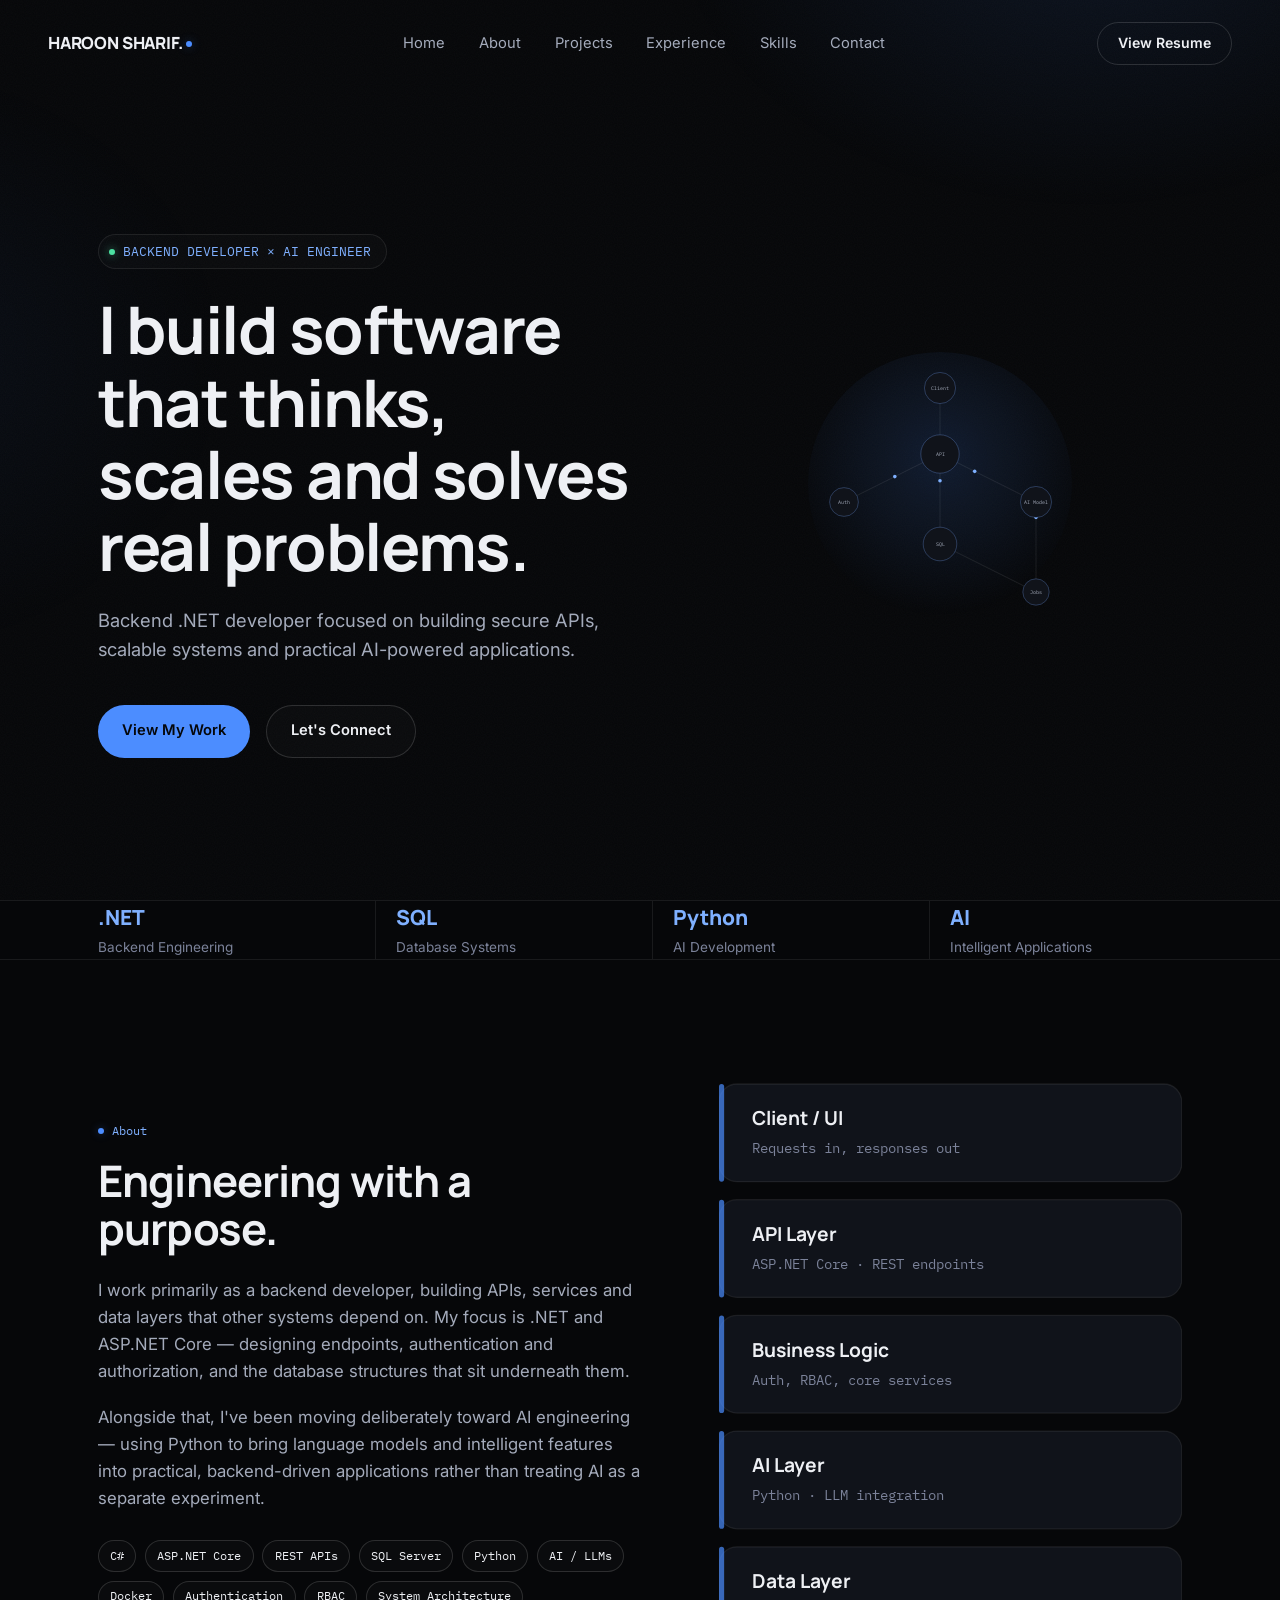
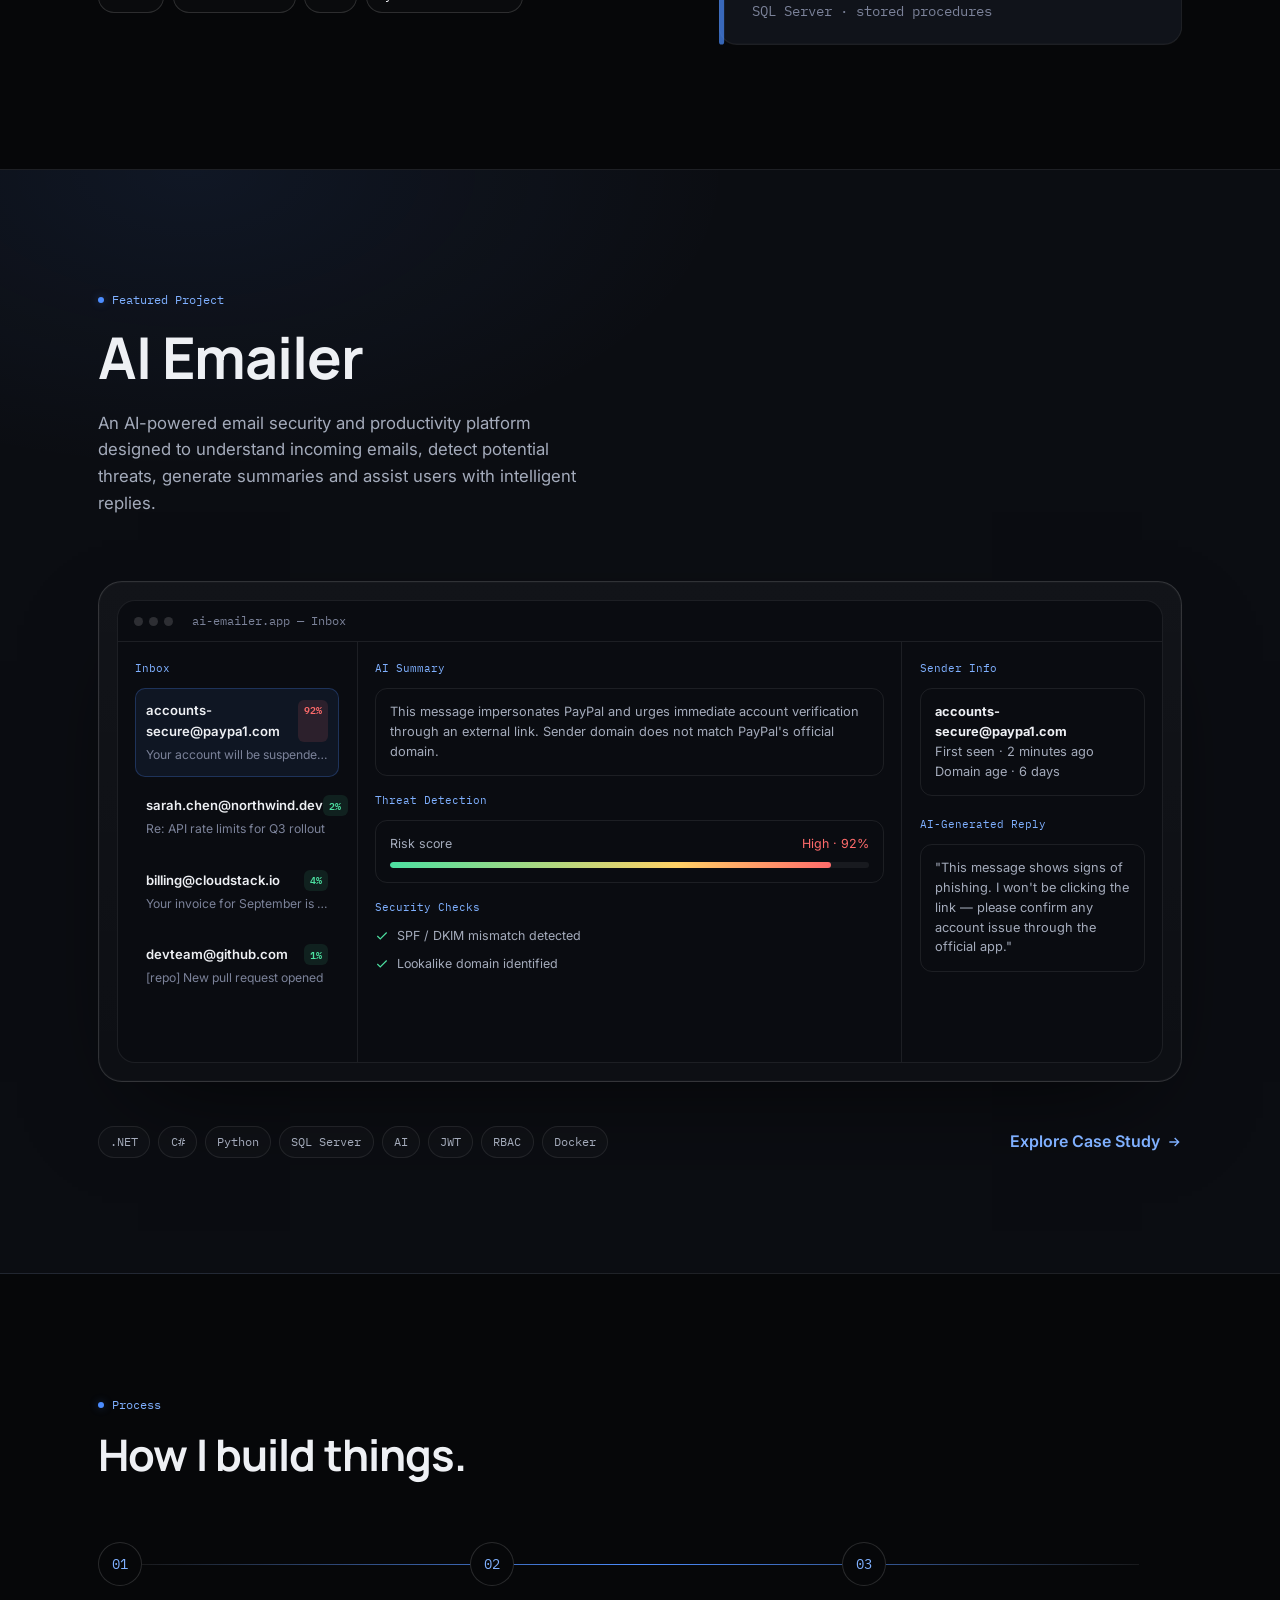
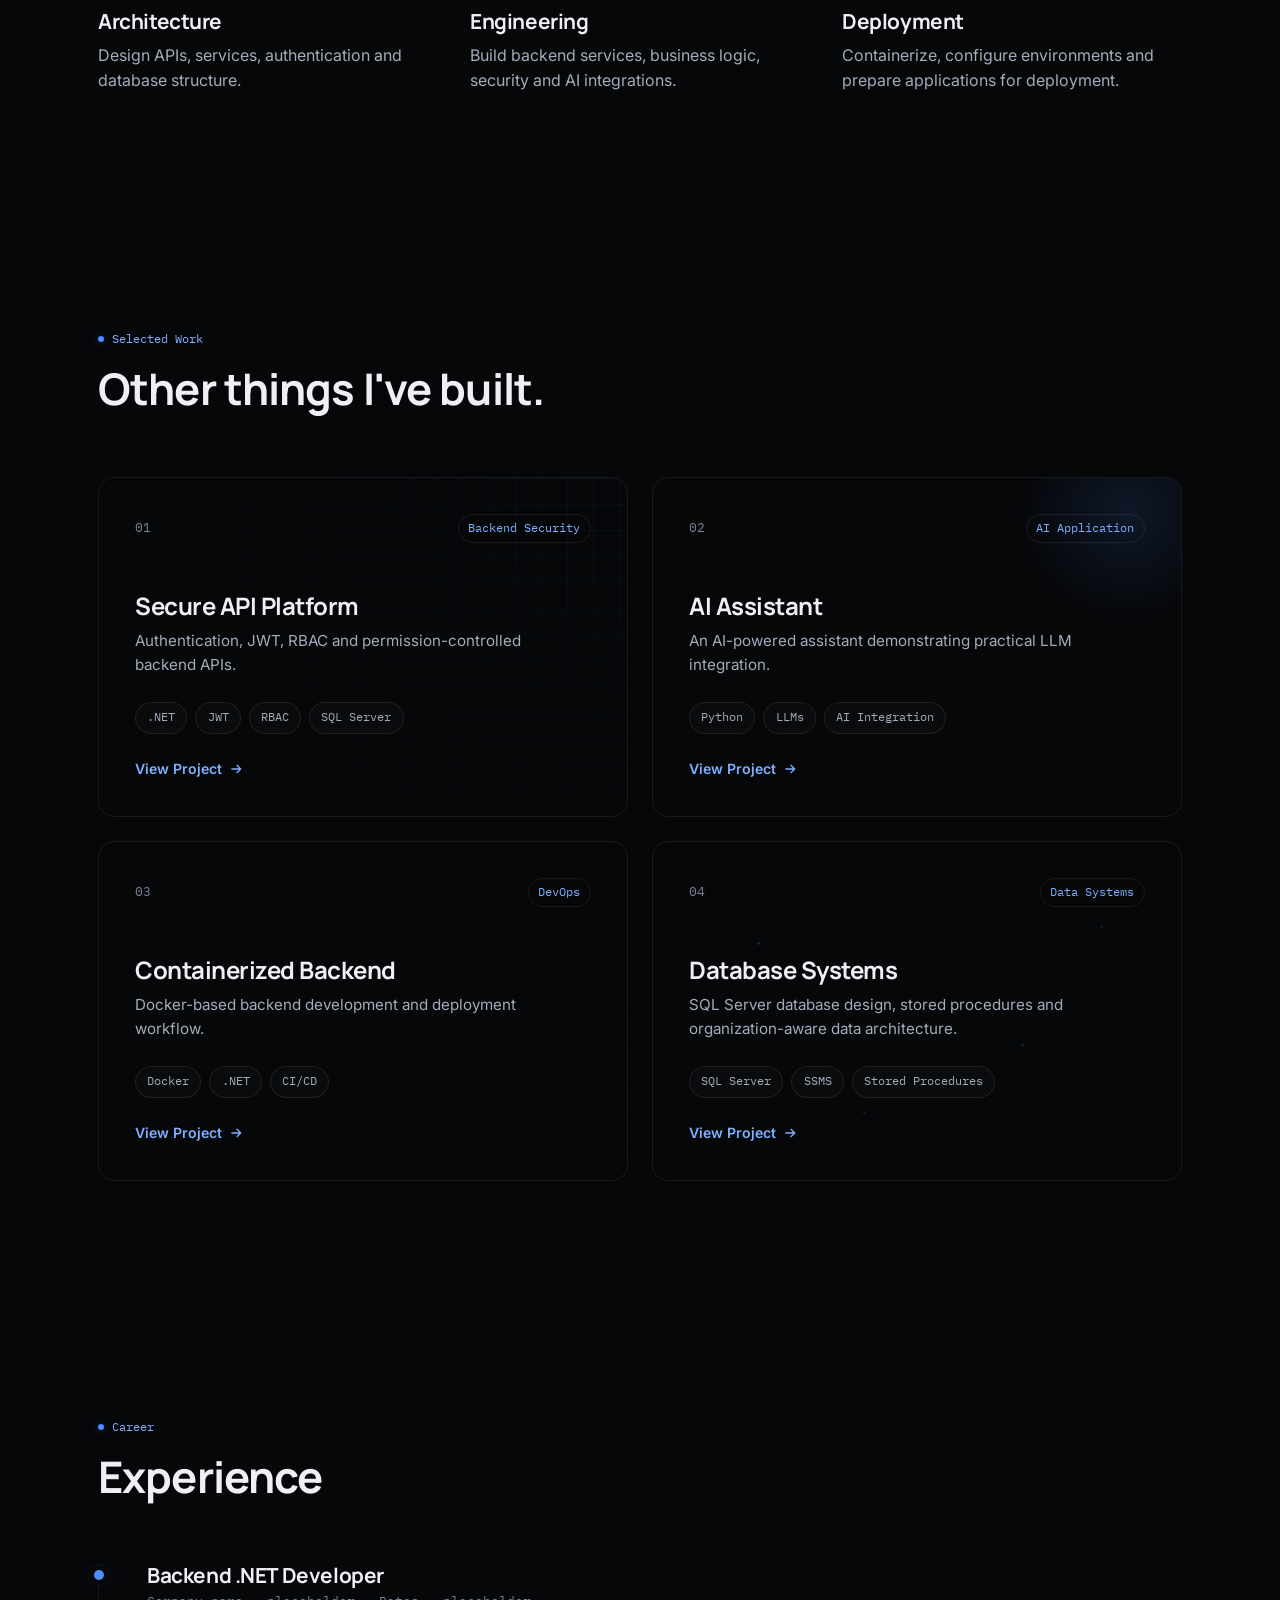
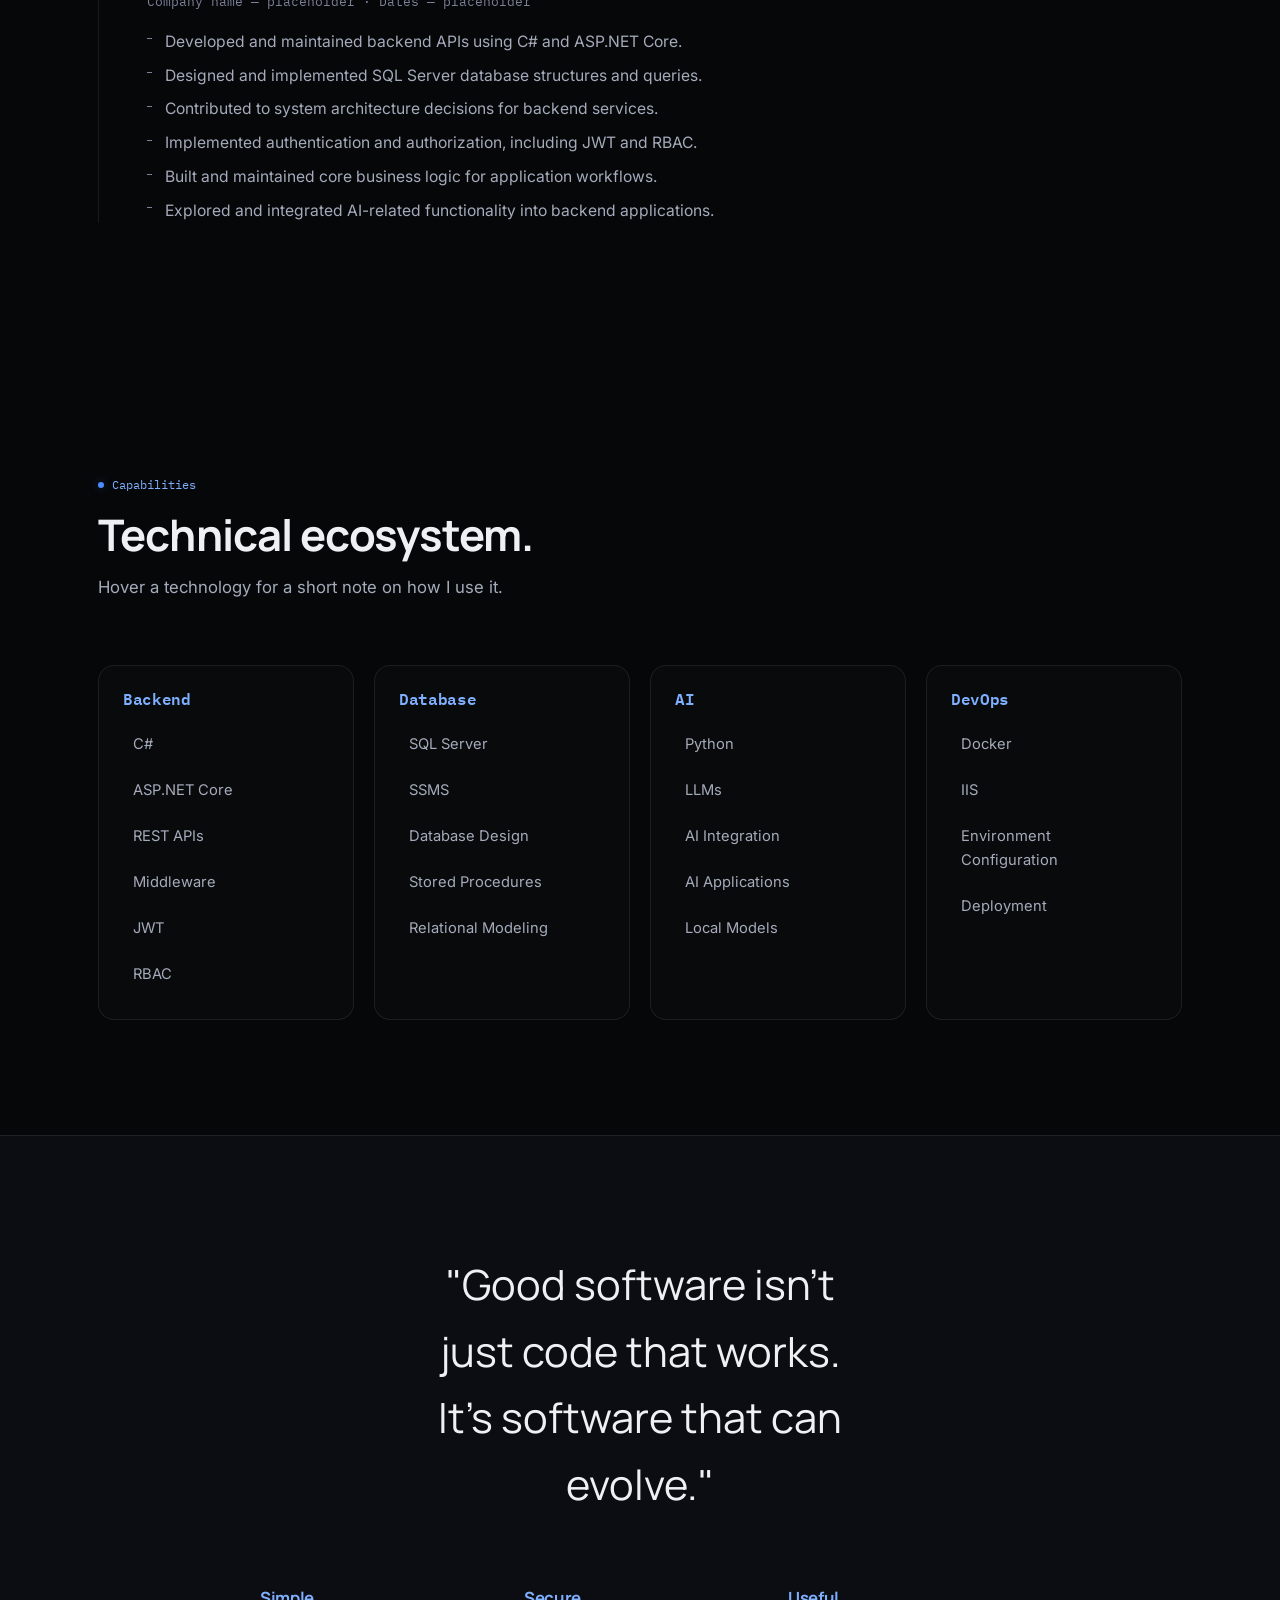
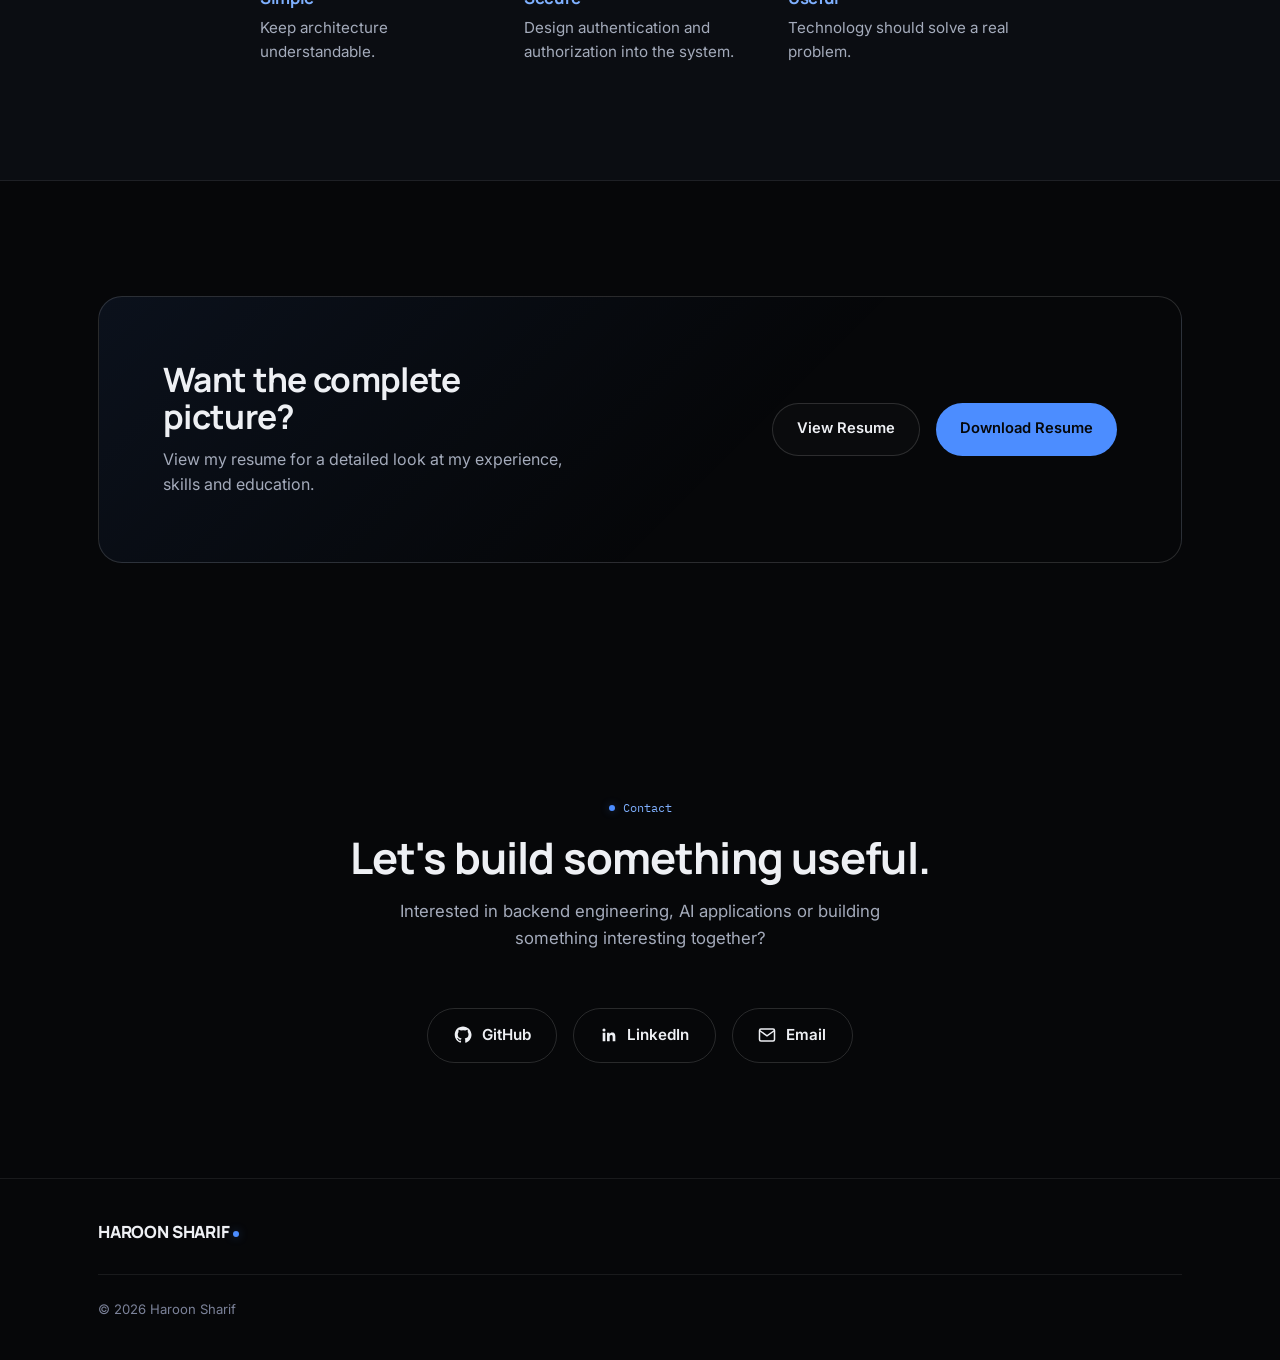
<file: index.html>
<!DOCTYPE html>
<html lang="en">
<head>
<meta charset="UTF-8" />
<meta name="viewport" content="width=device-width, initial-scale=1.0" />
<title>Haroon Sharif — Backend .NET Developer &amp; AI Engineer</title>
<meta name="description" content="Haroon Sharif is a backend .NET developer building secure APIs, scalable systems and practical AI-powered applications, including AI Emailer — an AI-driven email security and productivity platform." />
<meta name="keywords" content="Haroon Sharif, Backend Developer, .NET Developer, ASP.NET Core, AI Engineer, C#, SQL Server, Python, AI Emailer" />
<meta name="author" content="Haroon Sharif" />

<!-- Open Graph -->
<meta property="og:type" content="website" />
<meta property="og:title" content="Haroon Sharif — Backend .NET Developer × AI Engineer" />
<meta property="og:description" content="I build software that thinks, scales and solv  es real problems. Backend .NET developer focused on secure APIs, scalable systems and practical AI-powered applications." />
<meta property="og:image" content="assets/og-image.png" />
<!-- TODO before deploy: set og:url / twitter:url / canonical to the real domain -->
<meta property="og:url" content="https://example.com/" />

<meta name="twitter:card" content="summary_large_image" />
<meta name="twitter:title" content="Haroon Sharif — Backend .NET Developer × AI Engineer" />
<meta name="twitter:description" content="Backend .NET developer focused on secure APIs, scalable systems and practical AI-powered applications." />
<meta name="twitter:image" content="assets/og-image.png" />

<link rel="icon" href="data:image/svg+xml,%3Csvg xmlns='http://www.w3.org/2000/svg' viewBox='0 0 32 32'%3E%3Crect width='32' height='32' rx='7' fill='%23060709'/%3E%3Ctext x='16' y='22' font-family='Georgia,serif' font-size='18' font-weight='700' fill='%23eef0f4' text-anchor='middle'%3EH%3C/text%3E%3Ccircle cx='25' cy='9' r='3' fill='%234c8dff'/%3E%3C/svg%3E" />
<meta name="theme-color" content="#060709" />
<link rel="preconnect" href="https://fonts.googleapis.com" />
<link rel="preconnect" href="https://fonts.gstatic.com" crossorigin />
<link href="https://fonts.googleapis.com/css2?family=Inter:wght@400;500;600;700&family=Manrope:wght@600;700;800&family=IBM+Plex+Mono:wght@400;500&display=swap" rel="stylesheet" />
<link rel="stylesheet" href="style.css" />
<script type="application/ld+json">
{
  "@context": "https://schema.org",
  "@type": "Person",
  "name": "Haroon Sharif",
  "jobTitle": "Backend .NET Developer & AI Engineer",
  "knowsAbout": ["ASP.NET Core", "C#", "SQL Server", "Python", "AI Integration"]
}
</script>
</head>
<body>

<a href="#main" class="skip-link">Skip to content</a>

<!-- ============================================================
     NAVBAR
     ============================================================ -->
<header class="navbar" id="navbar">
  <a href="#home" class="brand">HAROON SHARIF.</a>

  <nav class="nav-links" aria-label="Primary">
    <a href="#home">Home</a>
    <a href="#about">About</a>
    <a href="#projects">Projects</a>
    <a href="#experience">Experience</a>
    <a href="#skills">Skills</a>
    <a href="#contact">Contact</a>
  </nav>

  <div class="nav-right">
    <a href="Haroon_Resume.pdf" class="nav-cta desktop-only">View Resume</a>
    <button class="nav-toggle" id="navToggle" aria-label="Toggle navigation menu" aria-expanded="false">
      <span></span><span></span><span></span>
    </button>
  </div>
</header>

<div class="mobile-menu" id="mobileMenu">
  <a href="#home">Home</a>
  <a href="#about">About</a>
  <a href="#projects">Projects</a>
  <a href="#experience">Experience</a>
  <a href="#skills">Skills</a>
  <a href="#contact">Contact</a>
  <a href="Haroon_Resume.pdf" class="nav-cta">View Resume</a>
</div>

<main id="main">

<!-- ============================================================
     HERO
     ============================================================ -->
<section class="hero" id="home">
  <div class="wrap hero-grid">
    <div class="hero-copy">
      <span class="eyebrow"><span class="dot"></span>BACKEND DEVELOPER × AI ENGINEER</span>
      <h1>I build software that thinks, scales and solves real problems.</h1>
      <p class="hero-sub">Backend .NET developer focused on building secure APIs, scalable systems and practical AI-powered applications.</p>
      <div class="hero-actions">
        <a href="#projects" class="btn btn-primary">View My Work</a>
        <a href="#contact" class="btn btn-ghost">Let's Connect</a>
      </div>
    </div>

    <div class="hero-visual" id="heroVisual" aria-hidden="true">
      <!-- animated architecture visualization injected by JS -->
    </div>
  </div>
</section>

<!-- Hero micro-stats -->
<section class="stats-strip" style="padding-block: 0;">
  <div class="wrap stats-grid reveal-stagger">
    <div class="stat">
      <div class="stat-value">.NET</div>
      <div class="stat-label">Backend Engineering</div>
    </div>
    <div class="stat">
      <div class="stat-value">SQL</div>
      <div class="stat-label">Database Systems</div>
    </div>
    <div class="stat">
      <div class="stat-value">Python</div>
      <div class="stat-label">AI Development</div>
    </div>
    <div class="stat">
      <div class="stat-value">AI</div>
      <div class="stat-label">Intelligent Applications</div>
    </div>
  </div>
</section>

<!-- ============================================================
     ABOUT
     ============================================================ -->
<section id="about">
  <div class="wrap about-grid">
    <div class="about-copy reveal">
      <span class="section-label">About</span>
      <h2 class="section-title">Engineering with a purpose.</h2>
      <p style="margin-top:1.5rem;">I work primarily as a backend developer, building APIs, services and data layers that other systems depend on. My focus is .NET and ASP.NET Core — designing endpoints, authentication and authorization, and the database structures that sit underneath them.</p>
      <p>Alongside that, I've been moving deliberately toward AI engineering — using Python to bring language models and intelligent features into practical, backend-driven applications rather than treating AI as a separate experiment.</p>
      <div class="about-list">
        <span class="tag">C#</span>
        <span class="tag">ASP.NET Core</span>
        <span class="tag">REST APIs</span>
        <span class="tag">SQL Server</span>
        <span class="tag">Python</span>
        <span class="tag">AI / LLMs</span>
        <span class="tag">Docker</span>
        <span class="tag">Authentication</span>
        <span class="tag">RBAC</span>
        <span class="tag">System Architecture</span>
      </div>
    </div>

    <div class="about-visual reveal" id="aboutVisual" aria-hidden="true">
      <!-- interactive stack illustration injected by JS -->
    </div>
  </div>
</section>

<!-- ============================================================
     FEATURED PROJECT — AI EMAILER
     ============================================================ -->
<section class="featured" id="projects">
  <div class="wrap">
    <div class="featured-top reveal">
      <div>
        <span class="section-label">Featured Project</span>
        <h2 class="featured-title">AI Emailer</h2>
        <p class="featured-desc">An AI-powered email security and productivity platform designed to understand incoming emails, detect potential threats, generate summaries and assist users with intelligent replies.</p>
      </div>
    </div>

    <div class="featured-mock-wrap reveal" aria-hidden="true">
      <div class="mock">
        <div class="mock-topbar">
          <span class="mock-dot"></span><span class="mock-dot"></span><span class="mock-dot"></span>
          <span class="mock-title">ai-emailer.app — Inbox</span>
        </div>
        <div class="mock-body">
          <div class="mock-col mock-inbox">
            <span class="mock-section-label">Inbox</span>

            <div class="mock-email-item active">
              <div class="mock-email-sender">accounts-secure@paypa1.com <span class="mock-threat-pill high">92%</span></div>
              <div class="mock-email-snippet">Your account will be suspended — verify now</div>
            </div>
            <div class="mock-email-item">
              <div class="mock-email-sender">sarah.chen@northwind.dev <span class="mock-threat-pill low">2%</span></div>
              <div class="mock-email-snippet">Re: API rate limits for Q3 rollout</div>
            </div>
            <div class="mock-email-item">
              <div class="mock-email-sender">billing@cloudstack.io <span class="mock-threat-pill low">4%</span></div>
              <div class="mock-email-snippet">Your invoice for September is ready</div>
            </div>
            <div class="mock-email-item">
              <div class="mock-email-sender">devteam@github.com <span class="mock-threat-pill low">1%</span></div>
              <div class="mock-email-snippet">[repo] New pull request opened</div>
            </div>
          </div>

          <div class="mock-col mock-detail">
            <span class="mock-section-label">AI Summary</span>
            <div class="mock-summary-box">
              This message impersonates PayPal and urges immediate account verification through an external link. Sender domain does not match PayPal's official domain.
            </div>

            <span class="mock-section-label">Threat Detection</span>
            <div class="mock-threat-meter">
              <div class="mock-meter-label"><span>Risk score</span><span style="color:var(--danger)">High · 92%</span></div>
              <div class="mock-meter-bar"><div class="mock-meter-fill" style="width:92%;"></div></div>
            </div>

            <span class="mock-section-label">Security Checks</span>
            <div class="mock-security-row">
              <svg viewBox="0 0 24 24" fill="none" stroke="currentColor" stroke-width="2"><path d="M20 6L9 17l-5-5"/></svg>
              SPF / DKIM mismatch detected
            </div>
            <div class="mock-security-row">
              <svg viewBox="0 0 24 24" fill="none" stroke="currentColor" stroke-width="2"><path d="M20 6L9 17l-5-5"/></svg>
              Lookalike domain identified
            </div>
          </div>

          <div class="mock-col mock-reply">
            <span class="mock-section-label">Sender Info</span>
            <div class="mock-summary-box" style="margin-bottom:1.25rem;">
              <strong style="color:var(--text)">accounts-secure@paypa1.com</strong><br/>
              First seen · 2 minutes ago<br/>
              Domain age · 6 days
            </div>

            <span class="mock-section-label">AI-Generated Reply</span>
            <div class="mock-reply-box">
              "This message shows signs of phishing. I won't be clicking the link — please confirm any account issue through the official app."
            </div>
          </div>
        </div>
      </div>
    </div>

    <div class="featured-meta reveal">
      <div class="tag-row">
        <span class="tag">.NET</span>
        <span class="tag">C#</span>
        <span class="tag">Python</span>
        <span class="tag">SQL Server</span>
        <span class="tag">AI</span>
        <span class="tag">JWT</span>
        <span class="tag">RBAC</span>
        <span class="tag">Docker</span>
      </div>
      <a href="case-study.html" class="btn-text">Explore Case Study
        <svg width="16" height="16" viewBox="0 0 24 24" fill="none" stroke="currentColor" stroke-width="2"><path d="M5 12h14M13 6l6 6-6 6"/></svg>
      </a>
    </div>
  </div>
</section>

<!-- ============================================================
     HOW I BUILD THINGS (process)
     ============================================================ -->
<section>
  <div class="wrap">
    <div class="section-head reveal">
      <span class="section-label">Process</span>
      <h2 class="section-title">How I build things.</h2>
    </div>

    <div class="process-track">
      <div class="process-line"><div class="process-line-fill" id="processLine"></div></div>

      <div class="process-step reveal">
        <div class="process-num">01</div>
        <h3>Architecture</h3>
        <p>Design APIs, services, authentication and database structure.</p>
      </div>
      <div class="process-step reveal">
        <div class="process-num">02</div>
        <h3>Engineering</h3>
        <p>Build backend services, business logic, security and AI integrations.</p>
      </div>
      <div class="process-step reveal">
        <div class="process-num">03</div>
        <h3>Deployment</h3>
        <p>Containerize, configure environments and prepare applications for deployment.</p>
      </div>
    </div>
  </div>
</section>

<!-- ============================================================
     OTHER PROJECTS
     ============================================================ -->
<section>
  <div class="wrap">
    <div class="section-head reveal">
      <span class="section-label">Selected Work</span>
      <h2 class="section-title">Other things I've built.</h2>
    </div>

    <div class="projects-grid">
      <article class="project-card v-grid reveal">
        <div class="visual-field"></div>
        <div class="project-top">
          <span class="project-num">01</span>
          <span class="project-cat">Backend Security</span>
        </div>
        <h3>Secure API Platform</h3>
        <p class="project-desc">Authentication, JWT, RBAC and permission-controlled backend APIs.</p>
        <div class="tag-row">
          <span class="tag">.NET</span><span class="tag">JWT</span><span class="tag">RBAC</span><span class="tag">SQL Server</span>
        </div>
        <a href="#" class="btn-text">View Project
          <svg width="16" height="16" viewBox="0 0 24 24" fill="none" stroke="currentColor" stroke-width="2"><path d="M5 12h14M13 6l6 6-6 6"/></svg>
        </a>
      </article>

      <article class="project-card v-orbit reveal">
        <div class="visual-field"></div>
        <div class="project-top">
          <span class="project-num">02</span>
          <span class="project-cat">AI Application</span>
        </div>
        <h3>AI Assistant</h3>
        <p class="project-desc">An AI-powered assistant demonstrating practical LLM integration.</p>
        <div class="tag-row">
          <span class="tag">Python</span><span class="tag">LLMs</span><span class="tag">AI Integration</span>
        </div>
        <a href="#" class="btn-text">View Project
          <svg width="16" height="16" viewBox="0 0 24 24" fill="none" stroke="currentColor" stroke-width="2"><path d="M5 12h14M13 6l6 6-6 6"/></svg>
        </a>
      </article>

      <article class="project-card v-stack reveal">
        <div class="visual-field"></div>
        <div class="project-top">
          <span class="project-num">03</span>
          <span class="project-cat">DevOps</span>
        </div>
        <h3>Containerized Backend</h3>
        <p class="project-desc">Docker-based backend development and deployment workflow.</p>
        <div class="tag-row">
          <span class="tag">Docker</span><span class="tag">.NET</span><span class="tag">CI/CD</span>
        </div>
        <a href="#" class="btn-text">View Project
          <svg width="16" height="16" viewBox="0 0 24 24" fill="none" stroke="currentColor" stroke-width="2"><path d="M5 12h14M13 6l6 6-6 6"/></svg>
        </a>
      </article>

      <article class="project-card v-nodes reveal">
        <div class="visual-field"></div>
        <div class="project-top">
          <span class="project-num">04</span>
          <span class="project-cat">Data Systems</span>
        </div>
        <h3>Database Systems</h3>
        <p class="project-desc">SQL Server database design, stored procedures and organization-aware data architecture.</p>
        <div class="tag-row">
          <span class="tag">SQL Server</span><span class="tag">SSMS</span><span class="tag">Stored Procedures</span>
        </div>
        <a href="#" class="btn-text">View Project
          <svg width="16" height="16" viewBox="0 0 24 24" fill="none" stroke="currentColor" stroke-width="2"><path d="M5 12h14M13 6l6 6-6 6"/></svg>
        </a>
      </article>
    </div>
  </div>
</section>

<!-- ============================================================
     EXPERIENCE
     ============================================================ -->
<section id="experience">
  <div class="wrap">
    <div class="section-head reveal">
      <span class="section-label">Career</span>
      <h2 class="section-title">Experience</h2>
    </div>

    <!-- TODO before deploy: replace the placeholder company name and dates below -->
    <div class="timeline reveal">
      <div class="timeline-item">
        <h3 class="timeline-role">Backend .NET Developer</h3>
        <div class="timeline-meta">Company name — placeholder · Dates — placeholder</div>
        <ul>
          <li>Developed and maintained backend APIs using C# and ASP.NET Core.</li>
          <li>Designed and implemented SQL Server database structures and queries.</li>
          <li>Contributed to system architecture decisions for backend services.</li>
          <li>Implemented authentication and authorization, including JWT and RBAC.</li>
          <li>Built and maintained core business logic for application workflows.</li>
          <li>Explored and integrated AI-related functionality into backend applications.</li>
        </ul>
      </div>
    </div>
  </div>
</section>

<!-- ============================================================
     SKILLS
     ============================================================ -->
<section id="skills">
  <div class="wrap">
    <div class="section-head reveal">
      <span class="section-label">Capabilities</span>
      <h2 class="section-title">Technical ecosystem.</h2>
      <p class="section-sub">Hover a technology for a short note on how I use it.</p>
    </div>

    <div class="skills-grid reveal-stagger">
      <div class="skill-category">
        <h3>Backend</h3>
        <div class="skill-chip-list">
          <div class="skill-chip" tabindex="0">C#
            <div class="skill-tooltip">Primary language for backend services and business logic.</div>
          </div>
          <div class="skill-chip" tabindex="0">ASP.NET Core
            <div class="skill-tooltip">Framework of choice for building REST APIs and web services.</div>
          </div>
          <div class="skill-chip" tabindex="0">REST APIs
            <div class="skill-tooltip">Designing predictable, versioned, well-documented endpoints.</div>
          </div>
          <div class="skill-chip" tabindex="0">Middleware
            <div class="skill-tooltip">Request pipelines for logging, validation and error handling.</div>
          </div>
          <div class="skill-chip" tabindex="0">JWT
            <div class="skill-tooltip">Token-based authentication for stateless API access.</div>
          </div>
          <div class="skill-chip" tabindex="0">RBAC
            <div class="skill-tooltip">Role-based permission systems for controlled access.</div>
          </div>
        </div>
      </div>

      <div class="skill-category">
        <h3>Database</h3>
        <div class="skill-chip-list">
          <div class="skill-chip" tabindex="0">SQL Server
            <div class="skill-tooltip">Primary relational database for application data.</div>
          </div>
          <div class="skill-chip" tabindex="0">SSMS
            <div class="skill-tooltip">Querying, tuning and managing databases day to day.</div>
          </div>
          <div class="skill-chip" tabindex="0">Database Design
            <div class="skill-tooltip">Structuring schemas around real application workflows.</div>
          </div>
          <div class="skill-chip" tabindex="0">Stored Procedures
            <div class="skill-tooltip">Encapsulating data logic close to the data itself.</div>
          </div>
          <div class="skill-chip" tabindex="0">Relational Modeling
            <div class="skill-tooltip">Normalizing data and mapping real-world relationships.</div>
          </div>
        </div>
      </div>

      <div class="skill-category">
        <h3>AI</h3>
        <div class="skill-chip-list">
          <div class="skill-chip" tabindex="0">Python
            <div class="skill-tooltip">Language of choice for AI experimentation and integration.</div>
          </div>
          <div class="skill-chip" tabindex="0">LLMs
            <div class="skill-tooltip">Working with language models for summarization and reasoning.</div>
          </div>
          <div class="skill-chip" tabindex="0">AI Integration
            <div class="skill-tooltip">Connecting AI capabilities into existing backend systems.</div>
          </div>
          <div class="skill-chip" tabindex="0">AI Applications
            <div class="skill-tooltip">Building practical features rather than isolated demos.</div>
          </div>
          <div class="skill-chip" tabindex="0">Local Models
            <div class="skill-tooltip">Running and testing models outside hosted APIs.</div>
          </div>
        </div>
      </div>

      <div class="skill-category">
        <h3>DevOps</h3>
        <div class="skill-chip-list">
          <div class="skill-chip" tabindex="0">Docker
            <div class="skill-tooltip">Containerizing backend services for consistent environments.</div>
          </div>
          <div class="skill-chip" tabindex="0">IIS
            <div class="skill-tooltip">Hosting and configuring .NET applications on Windows Server.</div>
          </div>
          <div class="skill-chip" tabindex="0">Environment Configuration
            <div class="skill-tooltip">Managing settings safely across dev, staging and production.</div>
          </div>
          <div class="skill-chip" tabindex="0">Deployment
            <div class="skill-tooltip">Preparing and shipping applications to their target environment.</div>
          </div>
        </div>
      </div>
    </div>
  </div>
</section>

<!-- ============================================================
     ENGINEERING PHILOSOPHY
     ============================================================ -->
<section class="philosophy">
  <div class="wrap">
    <p class="philosophy-quote reveal">"Good software isn't just code that works. It's software that can evolve."</p>

    <div class="philosophy-principles reveal-stagger">
      <div class="principle">
        <h4>Simple</h4>
        <p>Keep architecture understandable.</p>
      </div>
      <div class="principle">
        <h4>Secure</h4>
        <p>Design authentication and authorization into the system.</p>
      </div>
      <div class="principle">
        <h4>Useful</h4>
        <p>Technology should solve a real problem.</p>
      </div>
    </div>
  </div>
</section>

<!-- ============================================================
     RESUME CTA
     ============================================================ -->
<section id="resume">
  <div class="wrap">
    <div class="resume-cta reveal">
      <div>
        <h2>Want the complete picture?</h2>
        <p>View my resume for a detailed look at my experience, skills and education.</p>
      </div>
      <div class="resume-actions">
        <!-- TODO before deploy: point these at the real resume PDF, e.g. href="resume.pdf" -->
        <a href="Haroon_Resume.pdf" class="btn btn-ghost">View Resume</a>
        <a href="Haroon_Resume.pdf" class="btn btn-primary">Download Resume</a>
      </div>
    </div>
  </div>
</section>

<!-- ============================================================
     CONTACT
     ============================================================ -->
<section class="contact" id="contact">
  <div class="wrap">
    <div class="contact-head reveal">
      <span class="section-label" style="justify-content:center;">Contact</span>
      <h2 class="section-title">Let's build something useful.</h2>
      <p class="section-sub">Interested in backend engineering, AI applications or building something interesting together?</p>
    </div>

    <!-- TODO before deploy: replace these three href="#" with the real GitHub/LinkedIn URLs and a mailto: address -->
    <div class="contact-links reveal">
      <a href="https://github.com/haroonsharif1701-a11y/" class="contact-link" target="_blank" rel="noopener noreferrer">
        <svg viewBox="0 0 24 24" fill="currentColor"><path d="M12 .5C5.73.5.98 5.24.98 11.52c0 4.94 3.2 9.13 7.65 10.6.56.1.76-.24.76-.54v-1.9c-3.11.68-3.77-1.5-3.77-1.5-.5-1.28-1.24-1.62-1.24-1.62-1.02-.7.08-.69.08-.69 1.12.08 1.71 1.15 1.71 1.15 1 1.72 2.63 1.22 3.27.94.1-.73.39-1.22.71-1.5-2.48-.28-5.1-1.24-5.1-5.53 0-1.22.44-2.22 1.15-3-.12-.28-.5-1.42.11-2.96 0 0 .94-.3 3.08 1.15a10.6 10.6 0 0 1 5.6 0c2.14-1.45 3.08-1.15 3.08-1.15.61 1.54.23 2.68.11 2.96.72.78 1.15 1.78 1.15 3 0 4.3-2.63 5.24-5.13 5.52.4.35.76 1.04.76 2.1v3.11c0 .3.2.65.77.54 4.44-1.48 7.64-5.66 7.64-10.6C23.02 5.24 18.27.5 12 .5z"/></svg>
        GitHub
      </a>
      <a href="https://www.linkedin.com/in/haroon-sharif-919b4a257/" class="contact-link" target="_blank" rel="noopener noreferrer">
        <svg viewBox="0 0 24 24" fill="currentColor"><path d="M20.45 20.45h-3.55v-5.57c0-1.33-.02-3.03-1.85-3.03-1.85 0-2.14 1.45-2.14 2.94v5.66H9.36V9h3.41v1.56h.05c.47-.9 1.63-1.85 3.36-1.85 3.6 0 4.27 2.37 4.27 5.45v6.29zM5.34 7.43a2.06 2.06 0 1 1 0-4.12 2.06 2.06 0 0 1 0 4.12zM7.12 20.45H3.56V9h3.56v11.45z"/></svg>
        LinkedIn
      </a>
      <a href="mailto:haroon.sharif1701@gmail.com" class="contact-link">
        <svg viewBox="0 0 24 24" fill="none" stroke="currentColor" stroke-width="2"><path d="M4 4h16v16H4z" opacity="0"/><path d="M22 6l-10 7L2 6"/><rect x="2" y="4" width="20" height="16" rx="2"/></svg>
        Email
      </a>
    </div>
  </div>
</section>

</main>

<!-- ============================================================
     FOOTER
     ============================================================ -->
<footer>
  <div class="wrap">
    <div class="footer-top">
      <span class="brand">HAROON SHARIF</span>
      
    </div>
    <div class="wrap" style="padding-inline:0;">
      <div class="footer-bottom">© 2026 Haroon Sharif</div>
    </div>
  </div>
</footer>

<script src="script.js"></script>
</body>
</html>
</file>
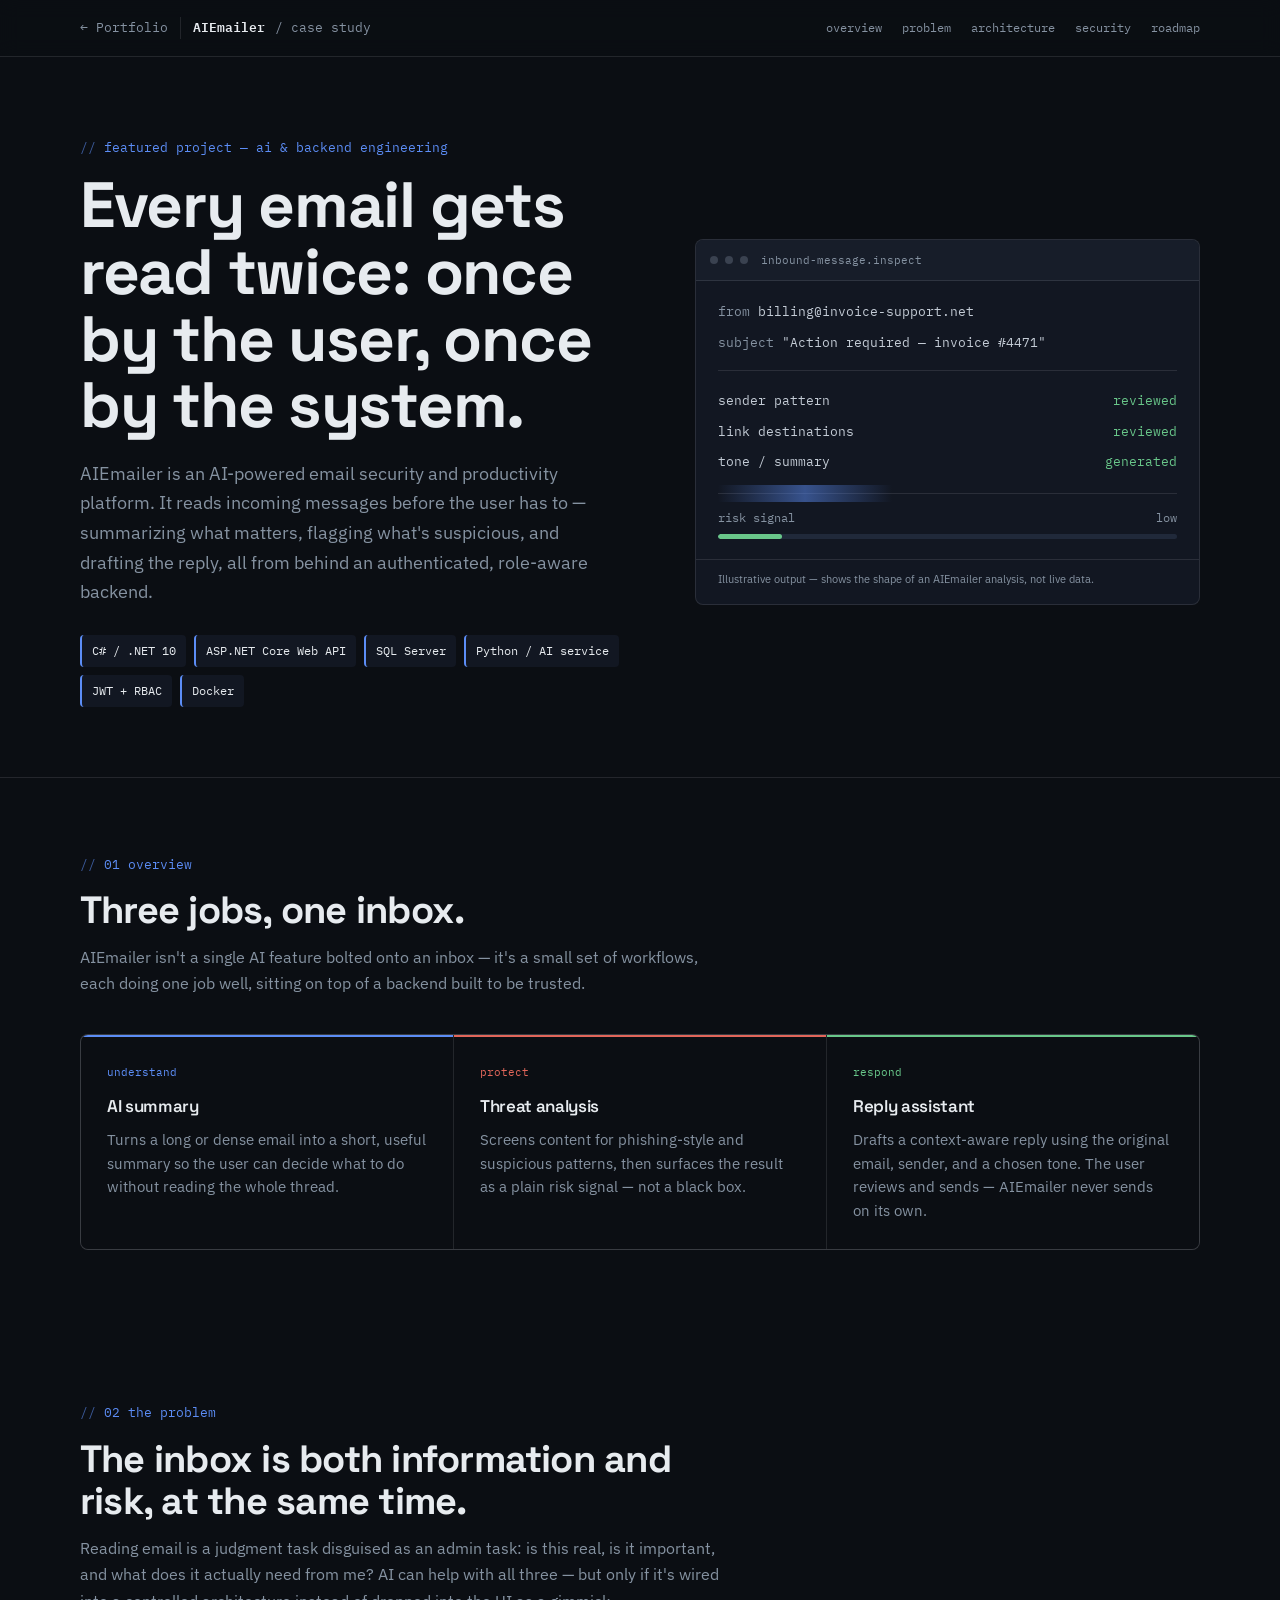
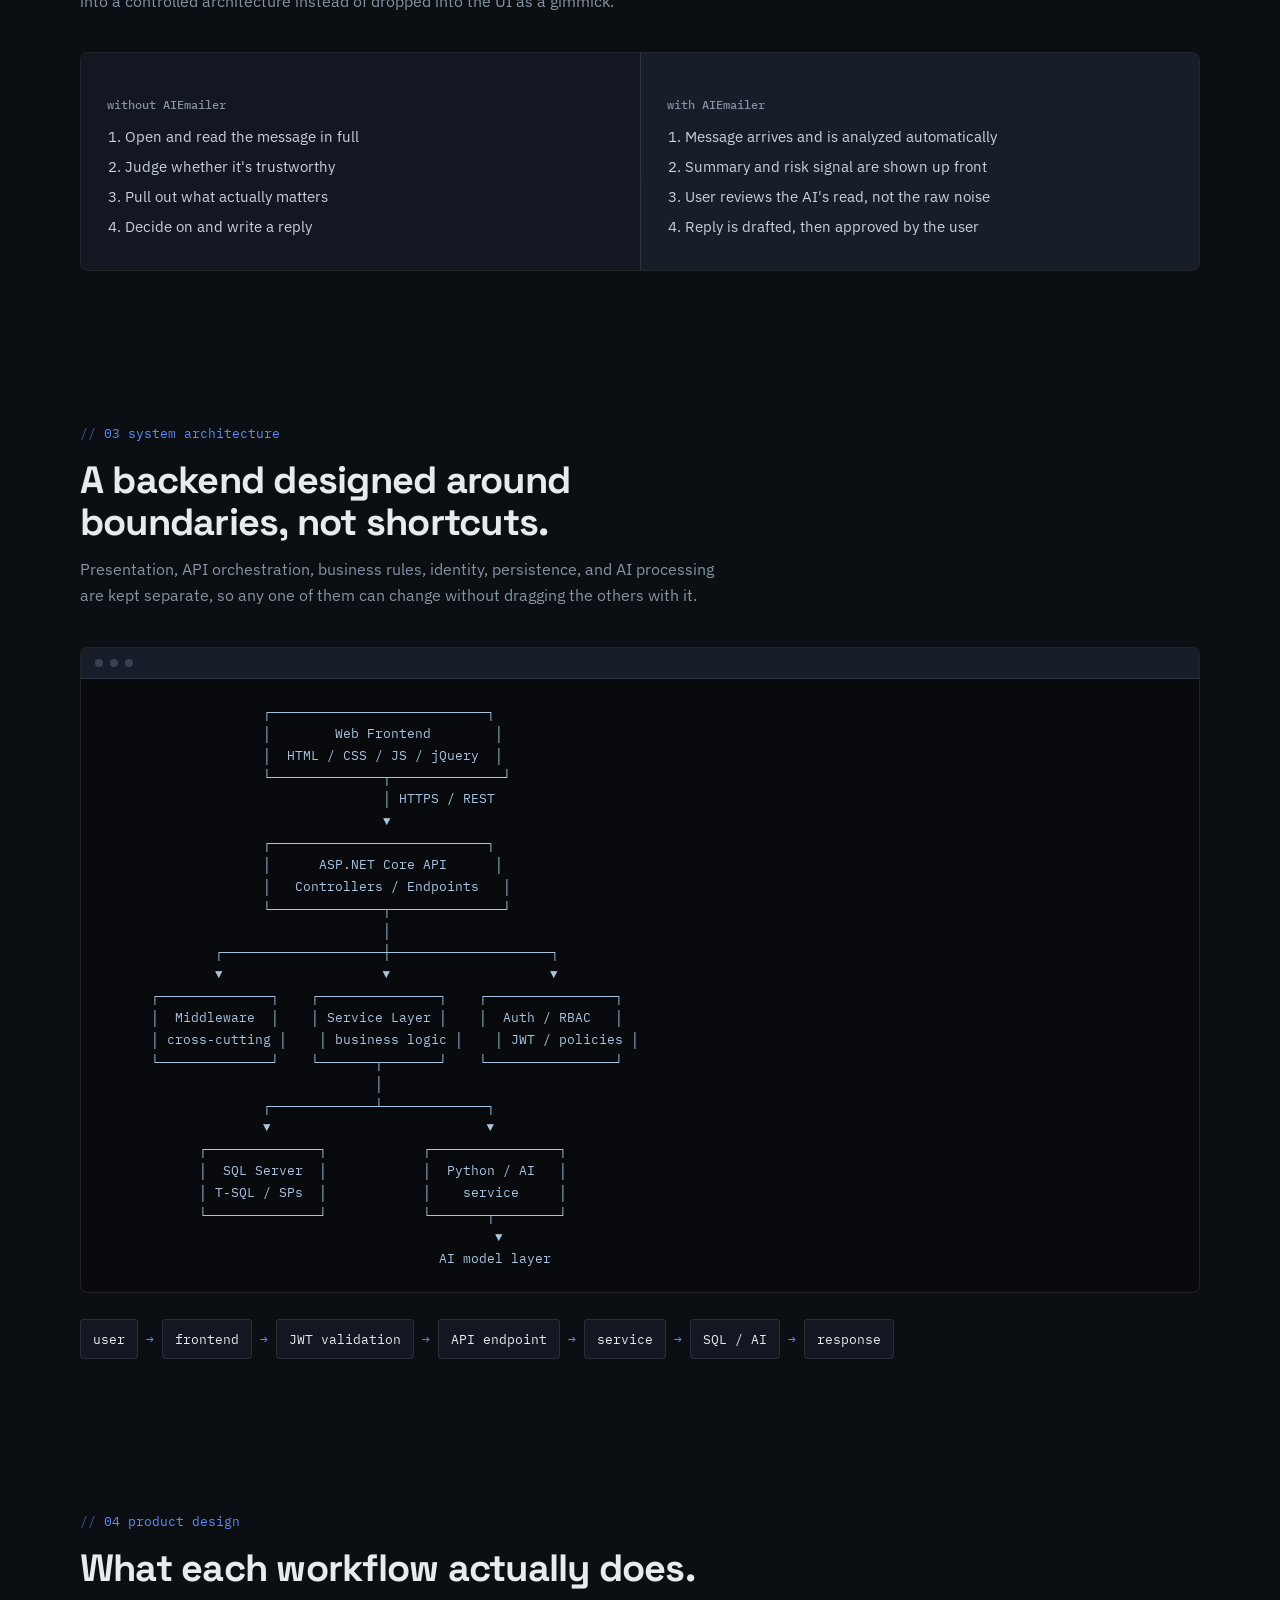
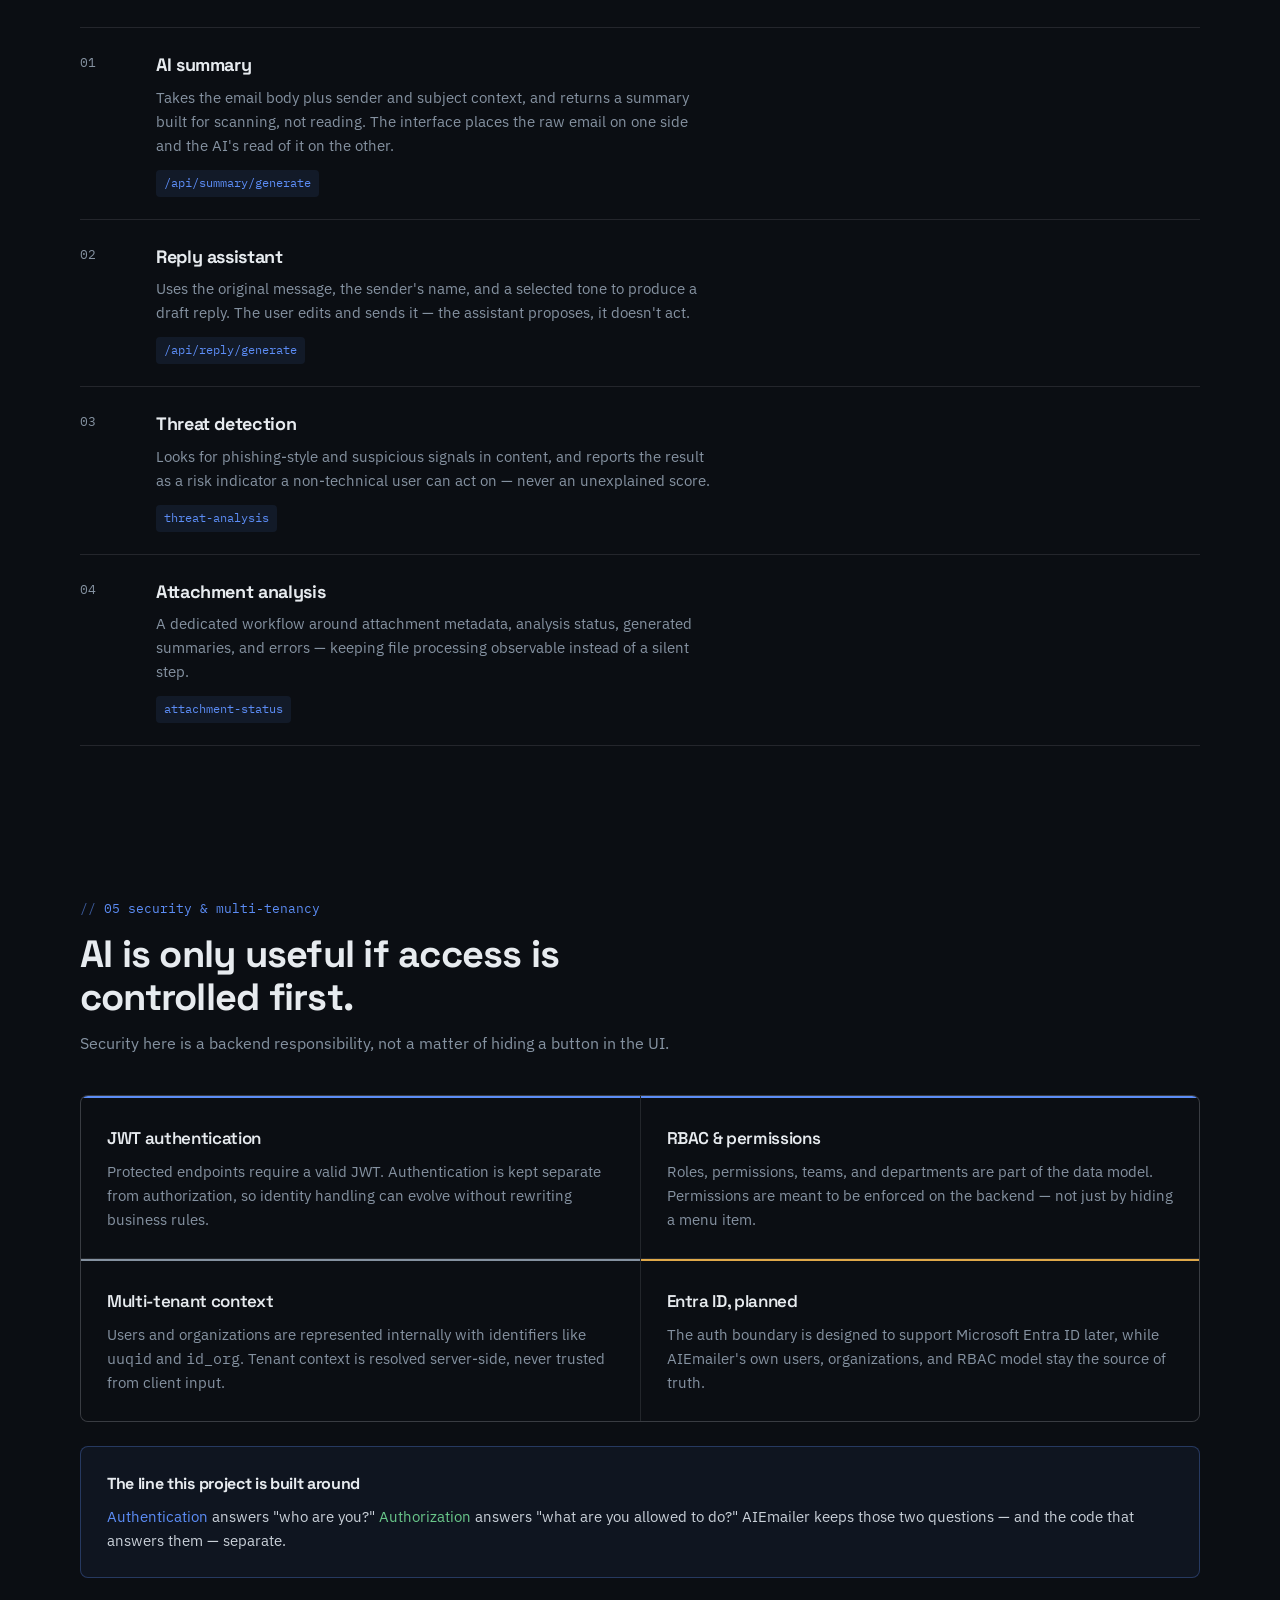
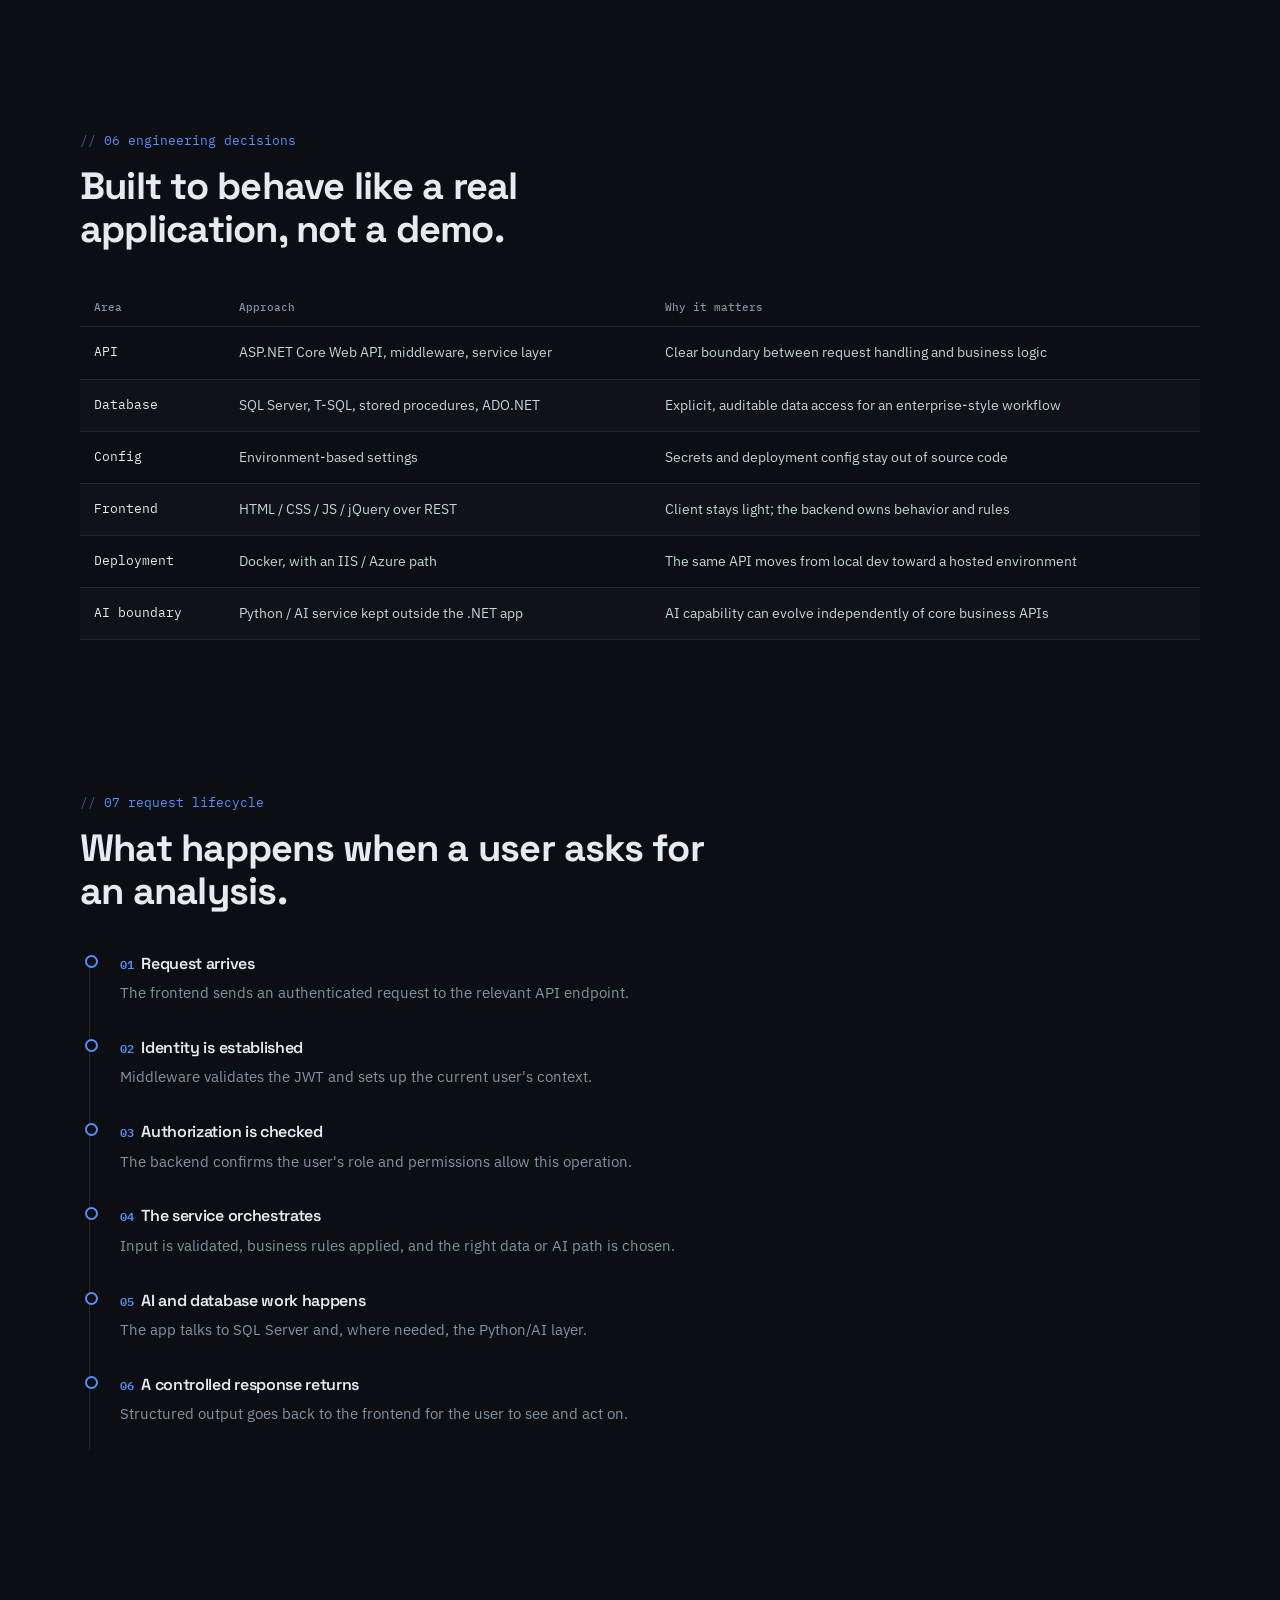
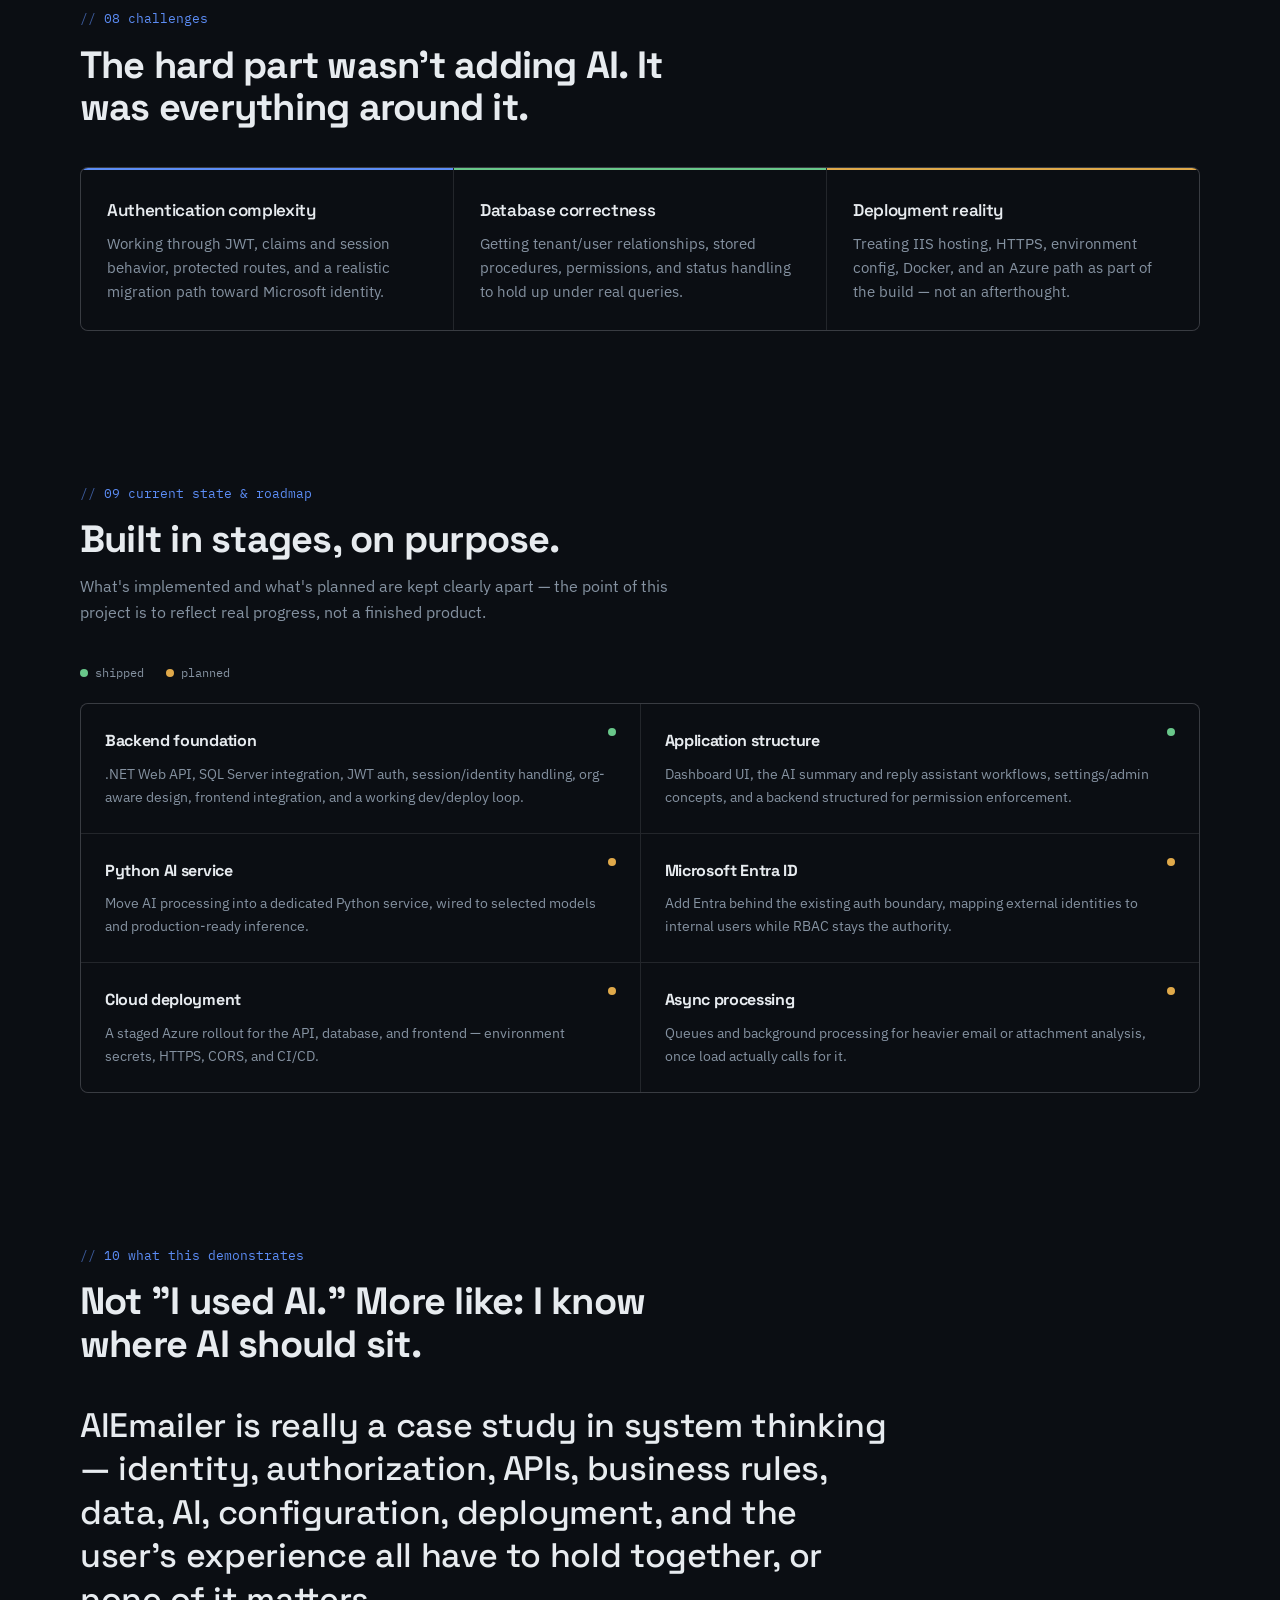
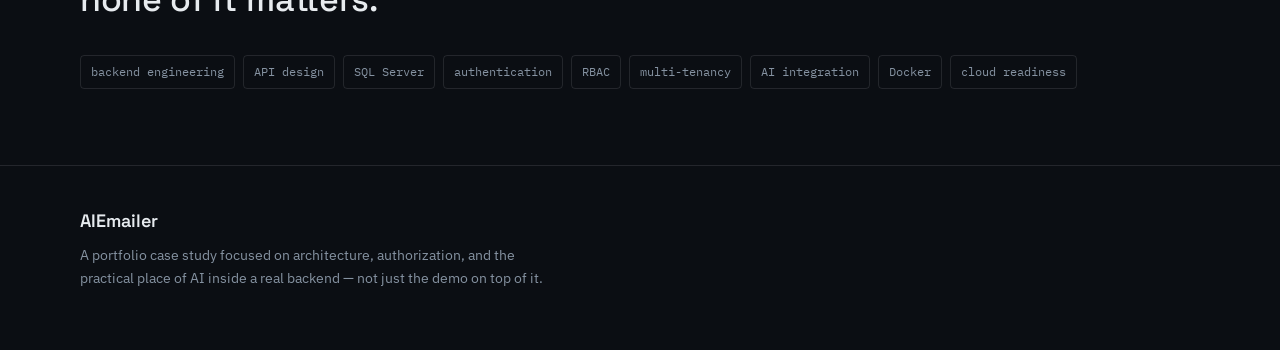
<file: case-study.html>
<!DOCTYPE html>
<html lang="en">
<head>
<meta charset="UTF-8">
<meta name="viewport" content="width=device-width, initial-scale=1.0">
<title>AIEmailer — Case Study</title>
<meta name="description" content="AIEmailer — an AI-powered email security and productivity platform. A case study on backend architecture, authorization, and applied AI.">
<link rel="preconnect" href="https://fonts.googleapis.com">
<link href="https://fonts.googleapis.com/css2?family=Space+Grotesk:wght@400;500;600;700&family=IBM+Plex+Sans:wght@400;500;600&family=IBM+Plex+Mono:wght@400;500;600&display=swap" rel="stylesheet">
<style>
:root{
  --ink:#0b0e13; --panel:#121722; --panel-2:#171d29; --paper:#e7ebef; --muted:#8592a1;
  --line:rgba(231,235,239,.11); --signal:#5c8df6; --safe:#69c78a; --watch:#e0a94a; --risk:#e2665a;
  --radius:8px; --radius-sm:4px; --max:1120px;
  --font-display:"Space Grotesk",ui-sans-serif,sans-serif;
  --font-body:"IBM Plex Sans",ui-sans-serif,sans-serif;
  --font-mono:"IBM Plex Mono",ui-monospace,SFMono-Regular,Consolas,monospace;
}
*{box-sizing:border-box}
html{scroll-behavior:smooth}
@media (prefers-reduced-motion: reduce){ *{animation:none!important; transition:none!important; scroll-behavior:auto!important} }
body{margin:0;background:var(--ink);color:var(--paper);font-family:var(--font-body);line-height:1.65;font-size:16px}
a{color:inherit}
a:focus-visible, button:focus-visible{outline:2px solid var(--signal); outline-offset:3px}
.wrap{width:min(var(--max),calc(100% - 44px));margin:auto}
h1,h2,h3{font-family:var(--font-display);letter-spacing:-.02em;margin:0}
.mono{font-family:var(--font-mono)}

/* ---- nav ---- */
nav{position:sticky;top:0;z-index:30;background:rgba(11,14,19,.86);backdrop-filter:blur(10px);border-bottom:1px solid var(--line)}
.nav{height:56px;display:flex;align-items:center;justify-content:space-between;gap:20px}
.brand{font-family:var(--font-mono);font-size:13px;color:var(--muted);display:flex;align-items:center;gap:10px}
.brand b{color:var(--paper);font-weight:600}
.brand .back{color:var(--muted);text-decoration:none;border-right:1px solid var(--line);padding-right:12px;margin-right:2px}
.brand .back:hover{color:var(--paper)}
.navlinks{display:flex;gap:20px;font-family:var(--font-mono);font-size:12px;color:var(--muted)}
.navlinks a{text-decoration:none}
.navlinks a:hover{color:var(--paper)}

/* ---- section label ---- */
.tag-label{font-family:var(--font-mono);font-size:13px;color:var(--signal);margin-bottom:14px;display:block}
.tag-label::before{content:"// "; opacity:.6}

/* ---- hero ---- */
.hero{padding:80px 0 70px;border-bottom:1px solid var(--line)}
.hero-grid{display:grid;grid-template-columns:1.05fr .95fr;gap:56px;align-items:center}
.hero h1{font-size:clamp(40px,5.6vw,64px);line-height:1.04;margin-bottom:20px;max-width:640px}
.hero p.lede{font-size:18px;color:var(--muted);max-width:520px;margin-bottom:28px}
.meta{display:flex;gap:8px;flex-wrap:wrap}
.chip{font-family:var(--font-mono);font-size:12px;color:var(--paper);border-left:2px solid var(--signal);background:var(--panel);padding:6px 10px;border-radius:var(--radius-sm)}

/* ---- console mockup ---- */
.console{background:var(--panel);border:1px solid var(--line);border-radius:var(--radius);overflow:hidden}
.console-bar{display:flex;align-items:center;gap:7px;padding:11px 14px;border-bottom:1px solid var(--line);background:var(--panel-2)}
.dot-3{width:8px;height:8px;border-radius:50%;background:#3a4250}
.console-bar span.title{margin-left:6px;font-family:var(--font-mono);font-size:11px;color:var(--muted)}
.console-body{padding:20px 22px;font-family:var(--font-mono);font-size:13px;color:#c4ccd6}
.console-body .field{margin-bottom:10px}
.console-body .field .k{color:var(--muted)}
.checklist{margin:16px 0;border-top:1px solid var(--line);padding-top:14px}
.checkline{display:flex;justify-content:space-between;padding:5px 0;font-size:12.5px}
.checkline .ok{color:var(--safe)}
.scanwrap{position:relative;height:1px;background:var(--line);margin:16px 0 14px;overflow:visible}
.scanline{position:absolute;top:-8px;left:0;width:38%;height:17px;background:linear-gradient(90deg,transparent,rgba(92,141,246,.5),transparent);animation:sweep 3.2s ease-in-out infinite}
@keyframes sweep{0%{left:-40%}100%{left:100%}}
.risk-row{display:flex;justify-content:space-between;align-items:center;font-size:12px;color:var(--muted);margin-top:2px}
.risk-bar{height:5px;border-radius:3px;background:#20293a;overflow:hidden;margin-top:6px}
.risk-fill{height:100%;width:14%;background:var(--safe);border-radius:3px}
.console-note{font-family:var(--font-body);font-size:11px;color:var(--muted);padding:10px 22px 16px;border-top:1px solid var(--line)}

/* ---- sections ---- */
section{padding:76px 0}
.section-head{max-width:640px;margin-bottom:38px}
.section-head h2{font-size:clamp(28px,3.6vw,38px);line-height:1.12;margin-bottom:12px}
.section-head p{color:var(--muted);font-size:16px;margin:0}

.grid3{display:grid;grid-template-columns:repeat(3,1fr);gap:1px;background:var(--line);border:1px solid var(--line);border-radius:var(--radius);overflow:hidden}
.grid2{display:grid;grid-template-columns:1fr 1fr;gap:1px;background:var(--line);border:1px solid var(--line);border-radius:var(--radius);overflow:hidden}
.cell{background:var(--ink);padding:26px;border-top:2px solid var(--edge,var(--signal))}
.cell h3{font-size:17px;margin-bottom:8px;font-weight:600}
.cell p{margin:0;color:var(--muted);font-size:14.5px}
.cell .kicker{font-family:var(--font-mono);font-size:11px;color:var(--edge,var(--signal));display:block;margin-bottom:10px}

/* problem / before-after */
.compare-split{display:grid;grid-template-columns:1fr 1fr;border:1px solid var(--line);border-radius:var(--radius);overflow:hidden}
.compare-split > div{padding:26px}
.compare-split .before{background:var(--panel)}
.compare-split .after{background:var(--panel-2);border-left:1px solid var(--line)}
.compare-split h4{font-family:var(--font-mono);font-size:12px;color:var(--muted);margin-bottom:10px;font-weight:500}
.compare-split ol{margin:0;padding-left:18px;color:#c9d0d8;font-size:14.5px}
.compare-split li{margin-bottom:6px}

/* terminal / architecture */
.terminal{background:#080a0e;border:1px solid var(--line);border-radius:var(--radius);overflow:hidden;margin-top:6px}
.terminal-bar{display:flex;gap:7px;padding:11px 14px;background:var(--panel-2);border-bottom:1px solid var(--line)}
.terminal pre{margin:0;padding:22px;color:#a9c4e0;font-family:var(--font-mono);font-size:12.5px;line-height:1.75;overflow:auto}
.flow{display:flex;flex-wrap:wrap;align-items:center;gap:8px;margin-top:26px;font-family:var(--font-mono);font-size:12.5px}
.flow .node{padding:9px 12px;border:1px solid var(--line);border-radius:var(--radius-sm);background:var(--panel)}
.flow .arrow{color:var(--signal)}

/* features as manifest entries */
.entry{display:grid;grid-template-columns:56px 1fr;gap:20px;padding:22px 0;border-top:1px solid var(--line)}
.entry:last-child{border-bottom:1px solid var(--line)}
.entry .idx{font-family:var(--font-mono);color:var(--muted);font-size:13px;padding-top:2px}
.entry h3{font-size:18px;margin-bottom:6px}
.entry p{color:var(--muted);margin:0 0 10px;font-size:14.5px;max-width:560px}
.entry .ep{font-family:var(--font-mono);font-size:11.5px;color:var(--signal);background:rgba(92,141,246,.09);padding:4px 8px;border-radius:var(--radius-sm);display:inline-block}

/* security callout */
.callout{border:1px solid rgba(92,141,246,.3);background:rgba(92,141,246,.06);border-radius:var(--radius);padding:24px 26px;margin-top:24px}
.callout h3{font-size:16px;margin-bottom:8px}
.callout p{margin:0;color:#c9d0d8;font-size:14.5px}
.callout .who{color:var(--signal)}
.callout .what{color:var(--safe)}

/* ledger table */
table.ledger{width:100%;border-collapse:collapse;font-size:14px;margin-top:8px}
table.ledger th{font-family:var(--font-mono);font-size:11px;color:var(--muted);text-align:left;padding:10px 14px;border-bottom:1px solid var(--line);font-weight:500}
table.ledger td{padding:14px;border-bottom:1px solid var(--line);vertical-align:top;color:#c9d0d8}
table.ledger tr:nth-child(even) td{background:rgba(255,255,255,.015)}
table.ledger td:first-child{font-family:var(--font-mono);color:var(--paper);font-size:13px;white-space:nowrap}

/* timeline */
.timeline{position:relative;margin-top:8px;padding-left:2px}
.timeline::before{content:"";position:absolute;left:9px;top:6px;bottom:6px;width:1px;background:var(--line)}
.step{position:relative;padding:0 0 30px 38px}
.step .dot{position:absolute;left:3px;top:4px;width:13px;height:13px;border-radius:50%;background:var(--ink);border:2px solid var(--signal)}
.step h3{font-size:16px;margin-bottom:4px;font-weight:600}
.step p{margin:0;color:var(--muted);font-size:14.5px}
.step .n{font-family:var(--font-mono);color:var(--signal);font-size:12px;margin-right:8px}

/* roadmap */
.legend{display:flex;gap:22px;margin-bottom:20px;font-family:var(--font-mono);font-size:12px;color:var(--muted)}
.legend span{display:inline-flex;align-items:center;gap:7px}
.legend i{width:8px;height:8px;border-radius:50%;display:inline-block}
.status-grid{display:grid;grid-template-columns:1fr 1fr;gap:1px;background:var(--line);border:1px solid var(--line);border-radius:var(--radius);overflow:hidden}
.status-cell{background:var(--ink);padding:24px;position:relative}
.status-cell::after{content:"";position:absolute;top:24px;right:24px;width:8px;height:8px;border-radius:50%;background:var(--safe)}
.status-cell.planned::after{background:var(--watch)}
.status-cell h3{font-size:16px;margin-bottom:8px}
.status-cell p{margin:0;color:var(--muted);font-size:14px}

/* closing */
.quote{font-family:var(--font-display);font-weight:500;font-size:clamp(24px,3.2vw,34px);line-height:1.28;max-width:820px;letter-spacing:-.01em}
.tags{display:flex;flex-wrap:wrap;gap:8px;margin-top:28px}
.tags .t{font-family:var(--font-mono);font-size:12px;color:var(--muted);border:1px solid var(--line);padding:6px 10px;border-radius:var(--radius-sm)}

footer{border-top:1px solid var(--line);padding:40px 0 60px}
footer .fbrand{font-family:var(--font-display);font-weight:600;font-size:18px;margin-bottom:8px}
footer p{color:var(--muted);font-size:14px;margin:0;max-width:480px}

@media (max-width:860px){
  .navlinks{display:none}
  .hero-grid,.grid2,.grid3,.status-grid,.compare-split{grid-template-columns:1fr}
  .entry{grid-template-columns:1fr}
  .entry .idx{padding-top:0}
  section{padding:56px 0}
  .hero{padding:56px 0 46px}
}
</style>
</head>
<body>

<nav><div class="wrap nav">
  <div class="brand"><a class="back" href="index.html">&larr; Portfolio</a><b>AIEmailer</b><span>/ case study</span></div>
  <div class="navlinks">
    <a href="#overview">overview</a><a href="#problem">problem</a><a href="#architecture">architecture</a>
    <a href="#security">security</a><a href="#roadmap">roadmap</a>
  </div>
</div></nav>

<header class="hero"><div class="wrap hero-grid">
  <div>
    <span class="tag-label">featured project — ai &amp; backend engineering</span>
    <h1>Every email gets read twice: once by the user, once by the system.</h1>
    <p class="lede">AIEmailer is an AI-powered email security and productivity platform. It reads incoming messages before the user has to — summarizing what matters, flagging what's suspicious, and drafting the reply, all from behind an authenticated, role-aware backend.</p>
    <div class="meta">
      <span class="chip">C# / .NET 10</span><span class="chip">ASP.NET Core Web API</span><span class="chip">SQL Server</span>
      <span class="chip">Python / AI service</span><span class="chip">JWT + RBAC</span><span class="chip">Docker</span>
    </div>
  </div>

  <div class="console">
    <div class="console-bar"><span class="dot-3"></span><span class="dot-3"></span><span class="dot-3"></span><span class="title">inbound-message.inspect</span></div>
    <div class="console-body">
      <div class="field"><span class="k">from</span> billing@invoice-support.net</div>
      <div class="field"><span class="k">subject</span> "Action required — invoice #4471"</div>
      <div class="checklist">
        <div class="checkline"><span>sender pattern</span><span class="ok">reviewed</span></div>
        <div class="checkline"><span>link destinations</span><span class="ok">reviewed</span></div>
        <div class="checkline"><span>tone / summary</span><span class="ok">generated</span></div>
      </div>
      <div class="scanwrap"><div class="scanline"></div></div>
      <div class="risk-row"><span>risk signal</span><span>low</span></div>
      <div class="risk-bar"><div class="risk-fill"></div></div>
    </div>
    <div class="console-note">Illustrative output — shows the shape of an AIEmailer analysis, not live data.</div>
  </div>
</div></header>

<section id="overview"><div class="wrap">
  <div class="section-head">
    <span class="tag-label">01 overview</span>
    <h2>Three jobs, one inbox.</h2>
    <p>AIEmailer isn't a single AI feature bolted onto an inbox — it's a small set of workflows, each doing one job well, sitting on top of a backend built to be trusted.</p>
  </div>
  <div class="grid3">
    <div class="cell" style="--edge:var(--signal)"><span class="kicker">understand</span><h3>AI summary</h3><p>Turns a long or dense email into a short, useful summary so the user can decide what to do without reading the whole thread.</p></div>
    <div class="cell" style="--edge:var(--risk)"><span class="kicker">protect</span><h3>Threat analysis</h3><p>Screens content for phishing-style and suspicious patterns, then surfaces the result as a plain risk signal — not a black box.</p></div>
    <div class="cell" style="--edge:var(--safe)"><span class="kicker">respond</span><h3>Reply assistant</h3><p>Drafts a context-aware reply using the original email, sender, and a chosen tone. The user reviews and sends — AIEmailer never sends on its own.</p></div>
  </div>
</div></section>

<section id="problem"><div class="wrap">
  <div class="section-head">
    <span class="tag-label">02 the problem</span>
    <h2>The inbox is both information and risk, at the same time.</h2>
    <p>Reading email is a judgment task disguised as an admin task: is this real, is it important, and what does it actually need from me? AI can help with all three — but only if it's wired into a controlled architecture instead of dropped into the UI as a gimmick.</p>
  </div>
  <div class="compare-split">
    <div class="before">
      <h4>without AIEmailer</h4>
      <ol><li>Open and read the message in full</li><li>Judge whether it's trustworthy</li><li>Pull out what actually matters</li><li>Decide on and write a reply</li></ol>
    </div>
    <div class="after">
      <h4>with AIEmailer</h4>
      <ol><li>Message arrives and is analyzed automatically</li><li>Summary and risk signal are shown up front</li><li>User reviews the AI's read, not the raw noise</li><li>Reply is drafted, then approved by the user</li></ol>
    </div>
  </div>
</div></section>

<section id="architecture"><div class="wrap">
  <div class="section-head">
    <span class="tag-label">03 system architecture</span>
    <h2>A backend designed around boundaries, not shortcuts.</h2>
    <p>Presentation, API orchestration, business rules, identity, persistence, and AI processing are kept separate, so any one of them can change without dragging the others with it.</p>
  </div>
  <div class="terminal">
    <div class="terminal-bar"><span class="dot-3"></span><span class="dot-3"></span><span class="dot-3"></span></div>
    <pre class="mono">                    ┌───────────────────────────┐
                    │        Web Frontend        │
                    │  HTML / CSS / JS / jQuery  │
                    └──────────────┬──────────────┘
                                   │ HTTPS / REST
                                   ▼
                    ┌───────────────────────────┐
                    │      ASP.NET Core API      │
                    │   Controllers / Endpoints   │
                    └──────────────┬──────────────┘
                                   │
              ┌────────────────────┼────────────────────┐
              ▼                    ▼                    ▼
      ┌──────────────┐    ┌───────────────┐    ┌────────────────┐
      │  Middleware  │    │ Service Layer │    │  Auth / RBAC   │
      │ cross-cutting │    │ business logic │    │ JWT / policies │
      └──────────────┘    └───────┬───────┘    └────────────────┘
                                  │
                    ┌─────────────┴─────────────┐
                    ▼                           ▼
            ┌──────────────┐            ┌────────────────┐
            │  SQL Server  │            │  Python / AI   │
            │ T-SQL / SPs  │            │    service     │
            └──────────────┘            └───────┬────────┘
                                                 ▼
                                          AI model layer</pre>
  </div>
  <div class="flow">
    <span class="node">user</span><span class="arrow">&rarr;</span><span class="node">frontend</span><span class="arrow">&rarr;</span><span class="node">JWT validation</span><span class="arrow">&rarr;</span><span class="node">API endpoint</span><span class="arrow">&rarr;</span><span class="node">service</span><span class="arrow">&rarr;</span><span class="node">SQL / AI</span><span class="arrow">&rarr;</span><span class="node">response</span>
  </div>
</div></section>

<section id="features"><div class="wrap">
  <div class="section-head">
    <span class="tag-label">04 product design</span>
    <h2>What each workflow actually does.</h2>
  </div>
  <div>
    <div class="entry">
      <span class="idx mono">01</span>
      <div><h3>AI summary</h3><p>Takes the email body plus sender and subject context, and returns a summary built for scanning, not reading. The interface places the raw email on one side and the AI's read of it on the other.</p><span class="ep mono">/api/summary/generate</span></div>
    </div>
    <div class="entry">
      <span class="idx mono">02</span>
      <div><h3>Reply assistant</h3><p>Uses the original message, the sender's name, and a selected tone to produce a draft reply. The user edits and sends it — the assistant proposes, it doesn't act.</p><span class="ep mono">/api/reply/generate</span></div>
    </div>
    <div class="entry">
      <span class="idx mono">03</span>
      <div><h3>Threat detection</h3><p>Looks for phishing-style and suspicious signals in content, and reports the result as a risk indicator a non-technical user can act on — never an unexplained score.</p><span class="ep mono">threat-analysis</span></div>
    </div>
    <div class="entry">
      <span class="idx mono">04</span>
      <div><h3>Attachment analysis</h3><p>A dedicated workflow around attachment metadata, analysis status, generated summaries, and errors — keeping file processing observable instead of a silent step.</p><span class="ep mono">attachment-status</span></div>
    </div>
  </div>
</div></section>

<section id="security"><div class="wrap">
  <div class="section-head">
    <span class="tag-label">05 security &amp; multi-tenancy</span>
    <h2>AI is only useful if access is controlled first.</h2>
    <p>Security here is a backend responsibility, not a matter of hiding a button in the UI.</p>
  </div>
  <div class="grid2">
    <div class="cell" style="--edge:var(--signal)"><h3>JWT authentication</h3><p>Protected endpoints require a valid JWT. Authentication is kept separate from authorization, so identity handling can evolve without rewriting business rules.</p></div>
    <div class="cell" style="--edge:var(--signal)"><h3>RBAC &amp; permissions</h3><p>Roles, permissions, teams, and departments are part of the data model. Permissions are meant to be enforced on the backend — not just by hiding a menu item.</p></div>
    <div class="cell" style="--edge:var(--muted)"><h3>Multi-tenant context</h3><p>Users and organizations are represented internally with identifiers like <span class="mono">uuqid</span> and <span class="mono">id_org</span>. Tenant context is resolved server-side, never trusted from client input.</p></div>
    <div class="cell" style="--edge:var(--watch)"><h3>Entra ID, planned</h3><p>The auth boundary is designed to support Microsoft Entra ID later, while AIEmailer's own users, organizations, and RBAC model stay the source of truth.</p></div>
  </div>
  <div class="callout">
    <h3>The line this project is built around</h3>
    <p><span class="who">Authentication</span> answers "who are you?" <span class="what">Authorization</span> answers "what are you allowed to do?" AIEmailer keeps those two questions — and the code that answers them — separate.</p>
  </div>
</div></section>

<section><div class="wrap">
  <div class="section-head">
    <span class="tag-label">06 engineering decisions</span>
    <h2>Built to behave like a real application, not a demo.</h2>
  </div>
  <table class="ledger">
    <thead><tr><th>Area</th><th>Approach</th><th>Why it matters</th></tr></thead>
    <tbody>
      <tr><td>API</td><td>ASP.NET Core Web API, middleware, service layer</td><td>Clear boundary between request handling and business logic</td></tr>
      <tr><td>Database</td><td>SQL Server, T-SQL, stored procedures, ADO.NET</td><td>Explicit, auditable data access for an enterprise-style workflow</td></tr>
      <tr><td>Config</td><td>Environment-based settings</td><td>Secrets and deployment config stay out of source code</td></tr>
      <tr><td>Frontend</td><td>HTML / CSS / JS / jQuery over REST</td><td>Client stays light; the backend owns behavior and rules</td></tr>
      <tr><td>Deployment</td><td>Docker, with an IIS / Azure path</td><td>The same API moves from local dev toward a hosted environment</td></tr>
      <tr><td>AI boundary</td><td>Python / AI service kept outside the .NET app</td><td>AI capability can evolve independently of core business APIs</td></tr>
    </tbody>
  </table>
</div></section>

<section><div class="wrap">
  <div class="section-head">
    <span class="tag-label">07 request lifecycle</span>
    <h2>What happens when a user asks for an analysis.</h2>
  </div>
  <div class="timeline">
    <div class="step"><span class="dot"></span><h3><span class="n">01</span>Request arrives</h3><p>The frontend sends an authenticated request to the relevant API endpoint.</p></div>
    <div class="step"><span class="dot"></span><h3><span class="n">02</span>Identity is established</h3><p>Middleware validates the JWT and sets up the current user's context.</p></div>
    <div class="step"><span class="dot"></span><h3><span class="n">03</span>Authorization is checked</h3><p>The backend confirms the user's role and permissions allow this operation.</p></div>
    <div class="step"><span class="dot"></span><h3><span class="n">04</span>The service orchestrates</h3><p>Input is validated, business rules applied, and the right data or AI path is chosen.</p></div>
    <div class="step"><span class="dot"></span><h3><span class="n">05</span>AI and database work happens</h3><p>The app talks to SQL Server and, where needed, the Python/AI layer.</p></div>
    <div class="step"><span class="dot"></span><h3><span class="n">06</span>A controlled response returns</h3><p>Structured output goes back to the frontend for the user to see and act on.</p></div>
  </div>
</div></section>

<section><div class="wrap">
  <div class="section-head">
    <span class="tag-label">08 challenges</span>
    <h2>The hard part wasn't adding AI. It was everything around it.</h2>
  </div>
  <div class="grid3">
    <div class="cell" style="--edge:var(--signal)"><h3>Authentication complexity</h3><p>Working through JWT, claims and session behavior, protected routes, and a realistic migration path toward Microsoft identity.</p></div>
    <div class="cell" style="--edge:var(--safe)"><h3>Database correctness</h3><p>Getting tenant/user relationships, stored procedures, permissions, and status handling to hold up under real queries.</p></div>
    <div class="cell" style="--edge:var(--watch)"><h3>Deployment reality</h3><p>Treating IIS hosting, HTTPS, environment config, Docker, and an Azure path as part of the build — not an afterthought.</p></div>
  </div>
</div></section>

<section id="roadmap"><div class="wrap">
  <div class="section-head">
    <span class="tag-label">09 current state &amp; roadmap</span>
    <h2>Built in stages, on purpose.</h2>
    <p>What's implemented and what's planned are kept clearly apart — the point of this project is to reflect real progress, not a finished product.</p>
  </div>
  <div class="legend"><span><i style="background:var(--safe)"></i>shipped</span><span><i style="background:var(--watch)"></i>planned</span></div>
  <div class="status-grid">
    <div class="status-cell"><h3>Backend foundation</h3><p>.NET Web API, SQL Server integration, JWT auth, session/identity handling, org-aware design, frontend integration, and a working dev/deploy loop.</p></div>
    <div class="status-cell"><h3>Application structure</h3><p>Dashboard UI, the AI summary and reply assistant workflows, settings/admin concepts, and a backend structured for permission enforcement.</p></div>
    <div class="status-cell planned"><h3>Python AI service</h3><p>Move AI processing into a dedicated Python service, wired to selected models and production-ready inference.</p></div>
    <div class="status-cell planned"><h3>Microsoft Entra ID</h3><p>Add Entra behind the existing auth boundary, mapping external identities to internal users while RBAC stays the authority.</p></div>
    <div class="status-cell planned"><h3>Cloud deployment</h3><p>A staged Azure rollout for the API, database, and frontend — environment secrets, HTTPS, CORS, and CI/CD.</p></div>
    <div class="status-cell planned"><h3>Async processing</h3><p>Queues and background processing for heavier email or attachment analysis, once load actually calls for it.</p></div>
  </div>
</div></section>

<section><div class="wrap">
  <div class="section-head">
    <span class="tag-label">10 what this demonstrates</span>
    <h2>Not "I used AI." More like: I know where AI should sit.</h2>
  </div>
  <p class="quote">AIEmailer is really a case study in system thinking — identity, authorization, APIs, business rules, data, AI, configuration, deployment, and the user's experience all have to hold together, or none of it matters.</p>
  <div class="tags">
    <span class="t">backend engineering</span><span class="t">API design</span><span class="t">SQL Server</span><span class="t">authentication</span>
    <span class="t">RBAC</span><span class="t">multi-tenancy</span><span class="t">AI integration</span><span class="t">Docker</span><span class="t">cloud readiness</span>
  </div>
</div></section>

<footer><div class="wrap">
  <div class="fbrand">AIEmailer</div>
  <p>A portfolio case study focused on architecture, authorization, and the practical place of AI inside a real backend — not just the demo on top of it.</p>
</div></footer>

</body>
</html>
</file>
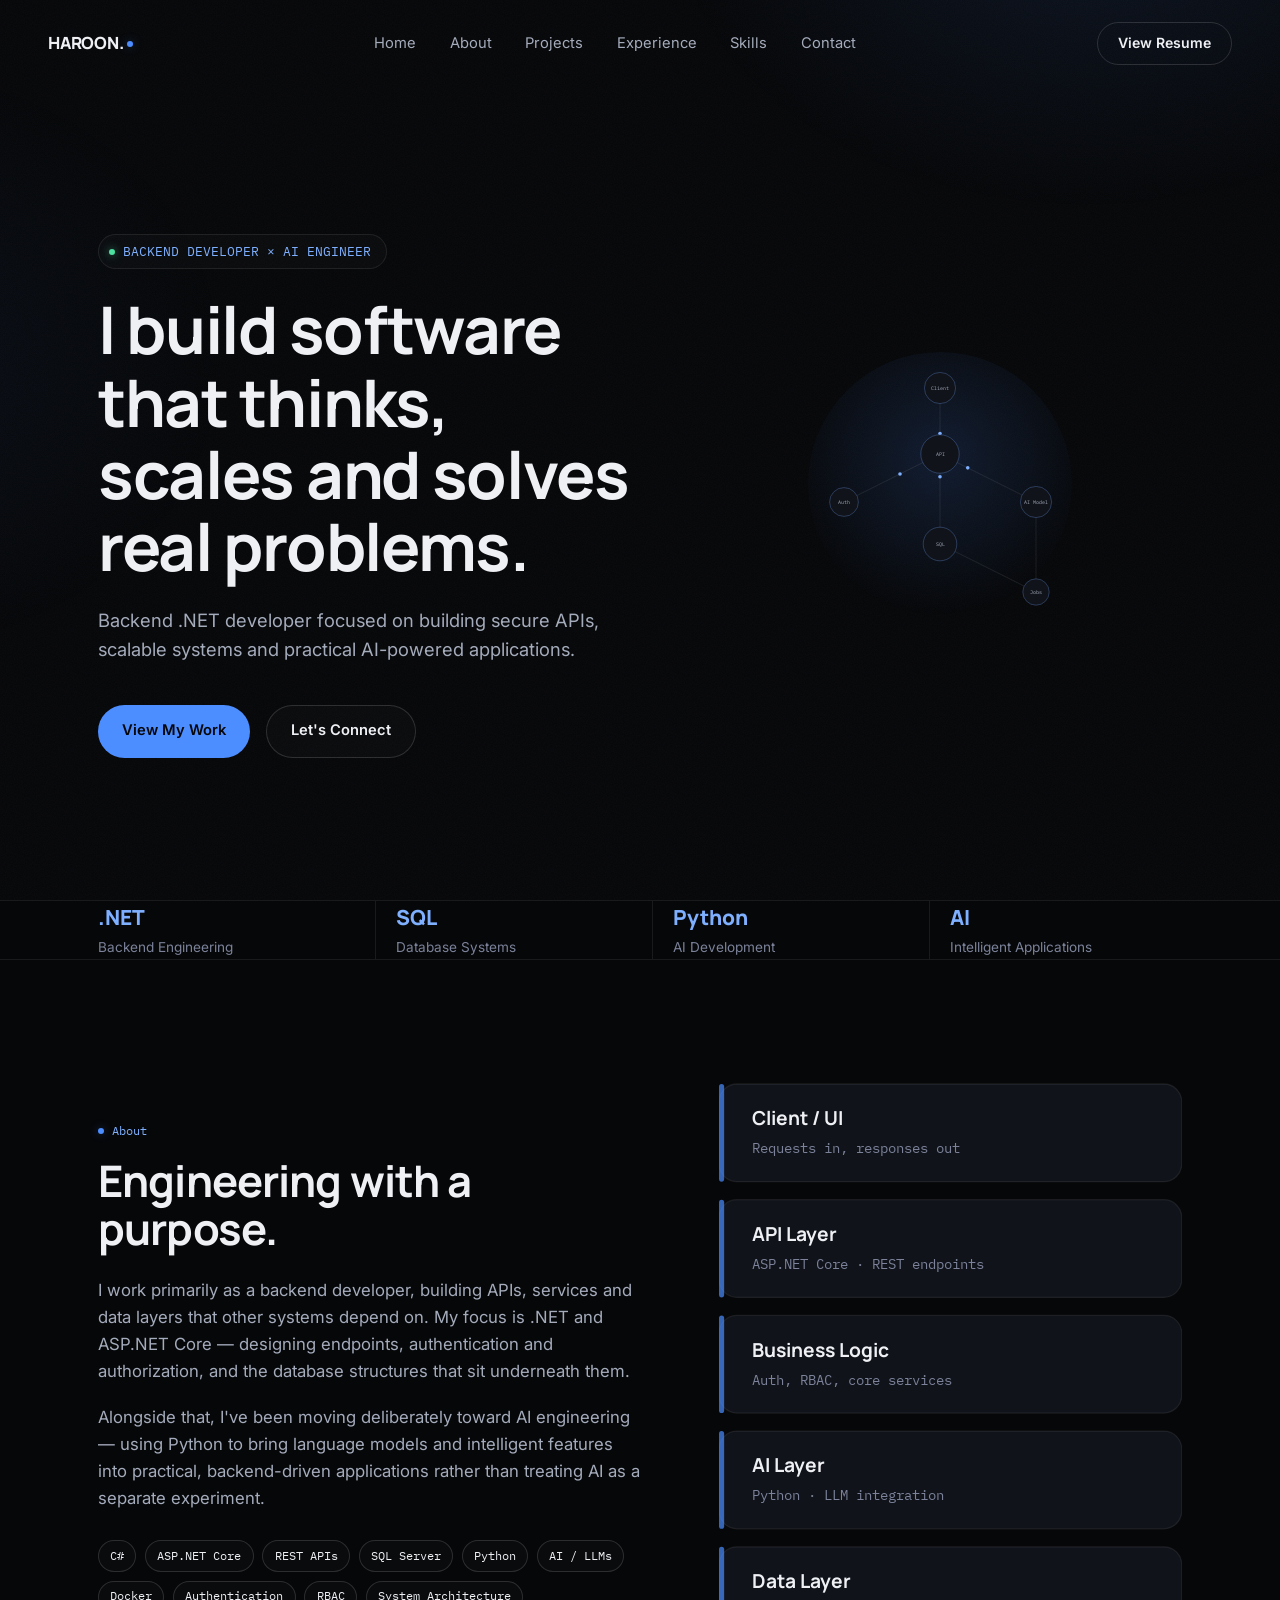
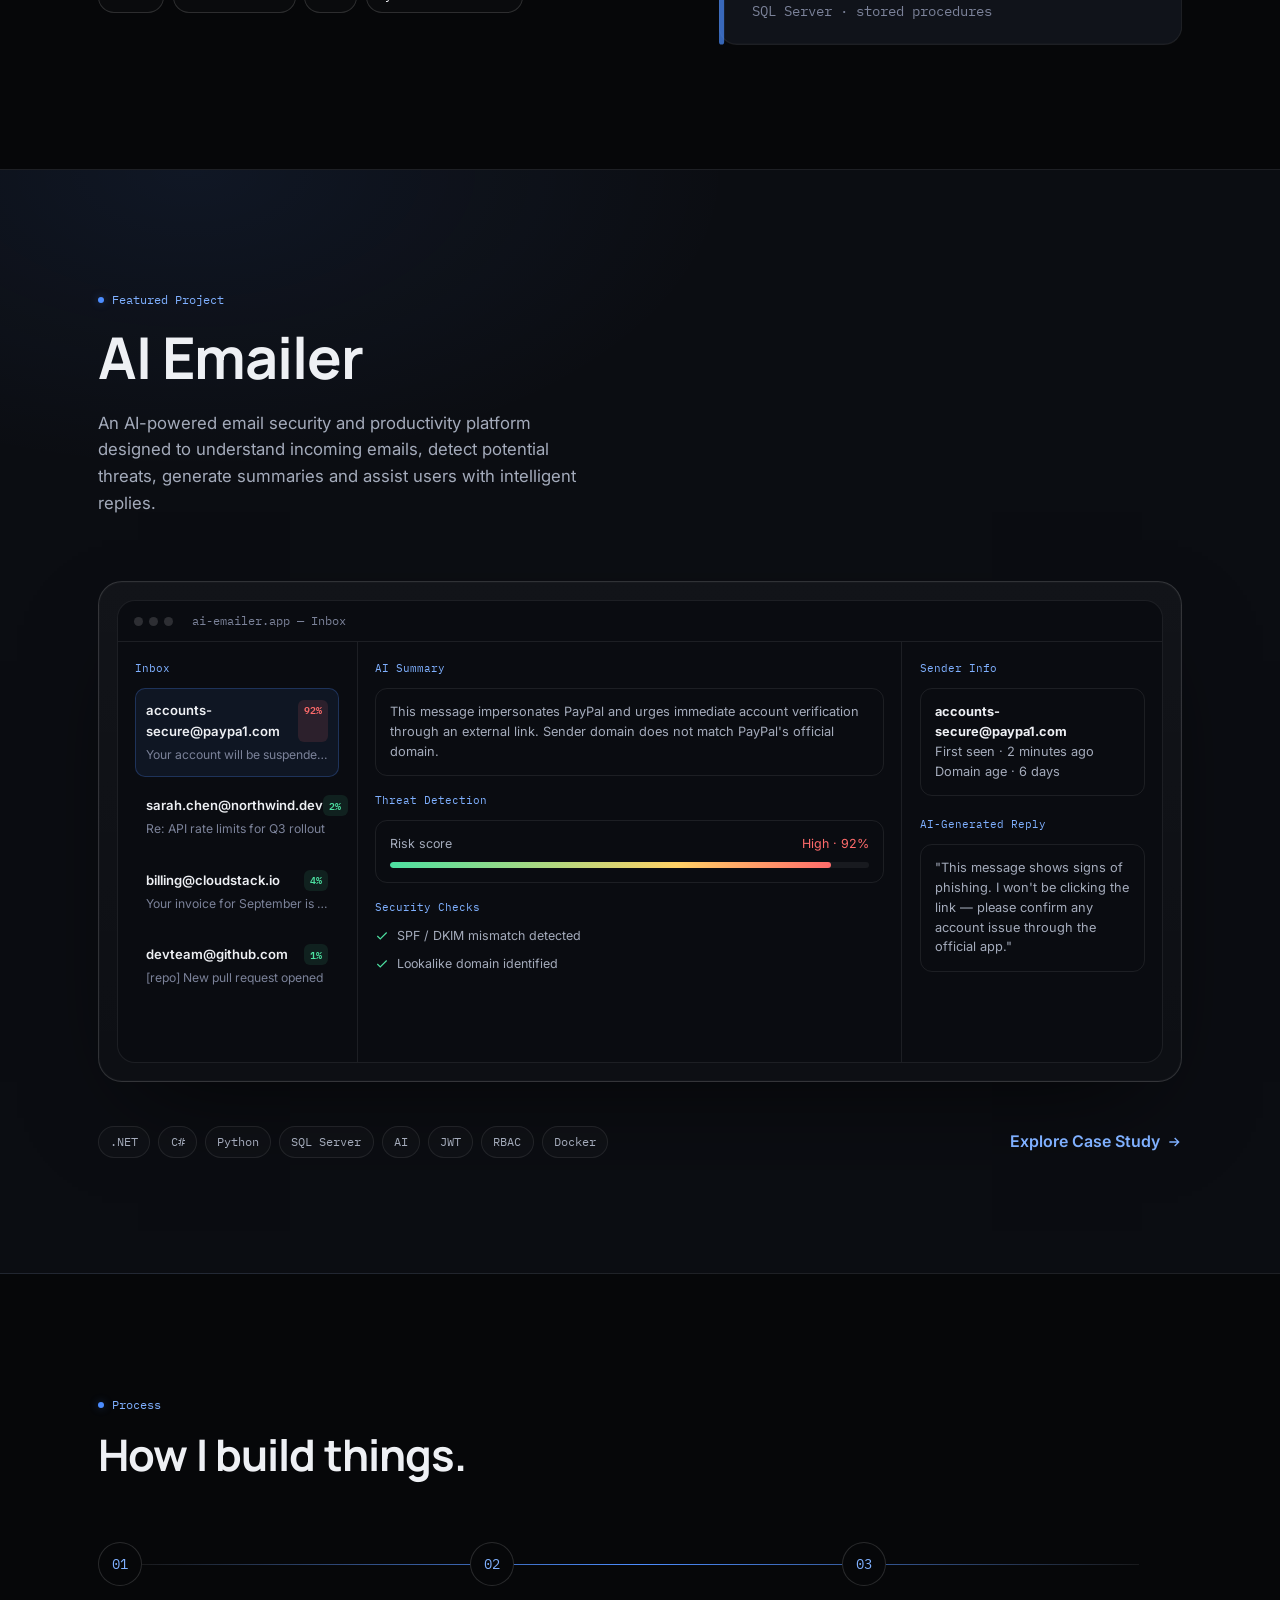
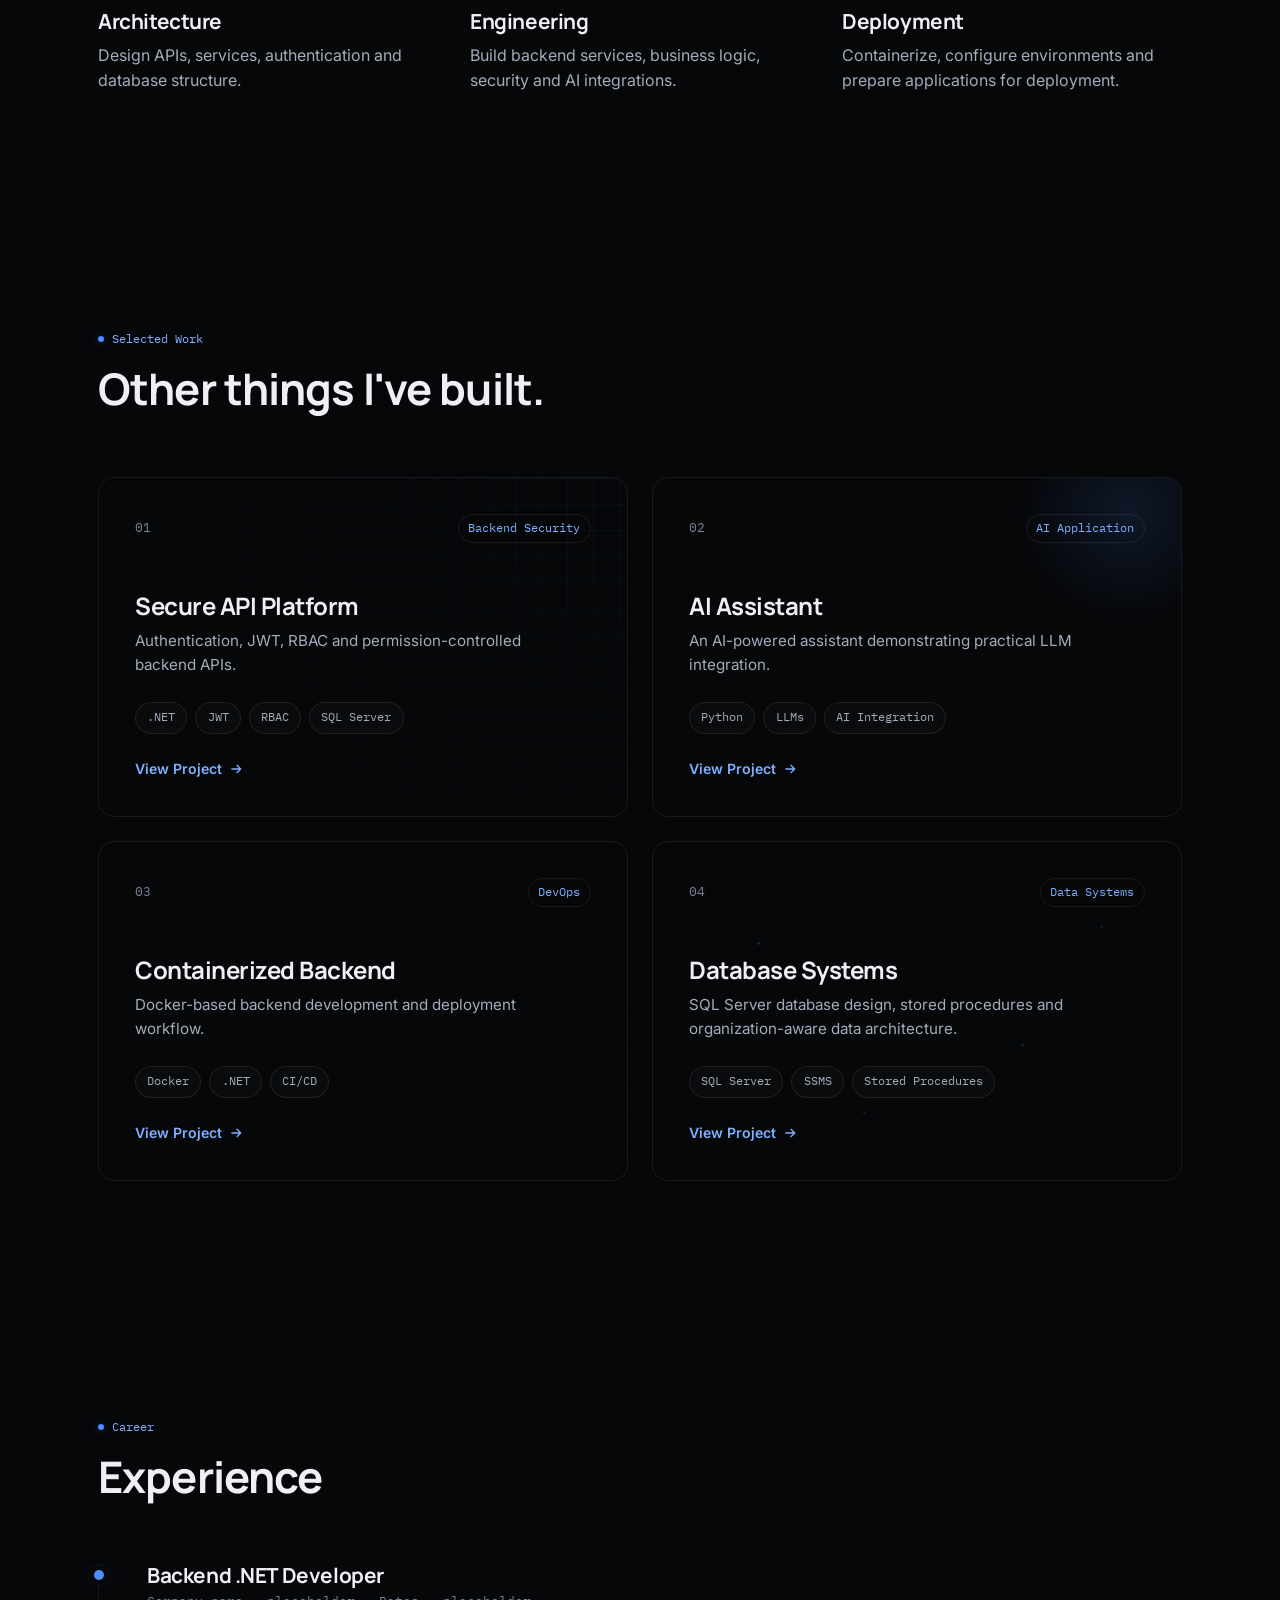
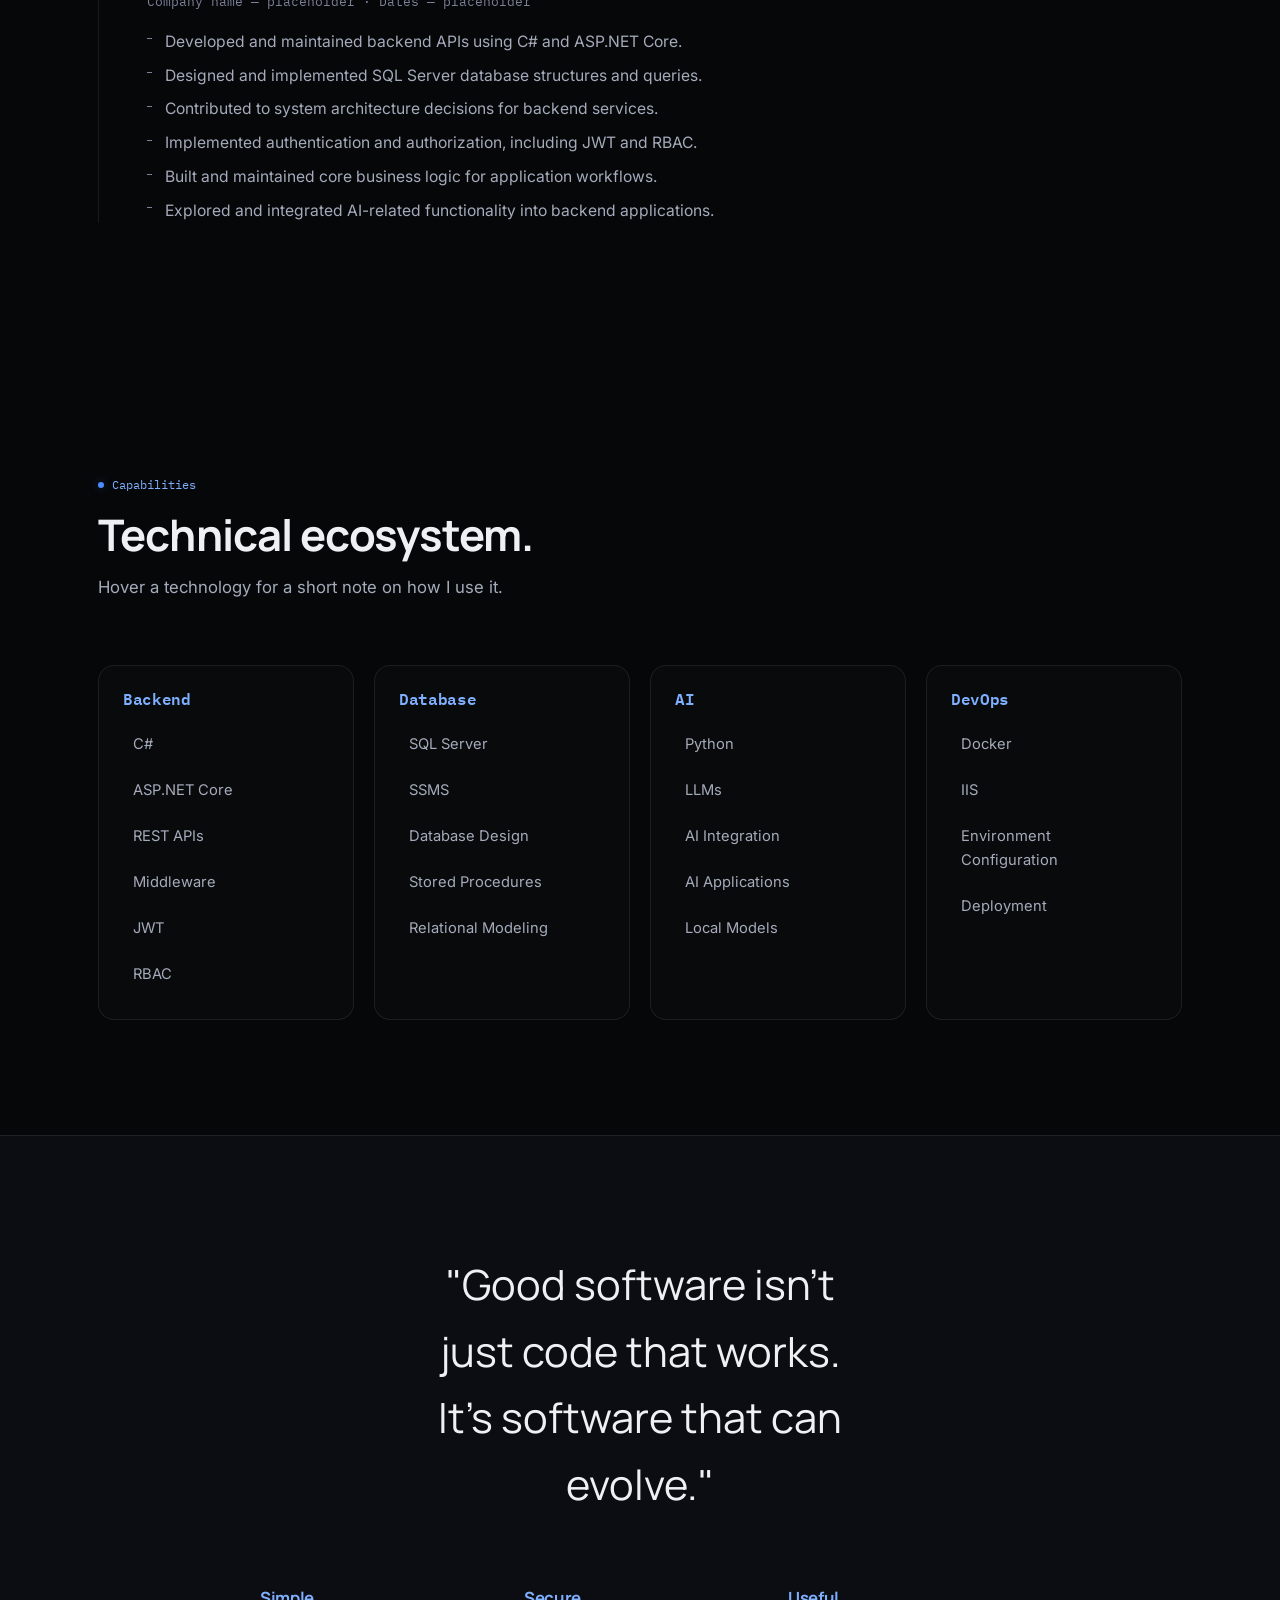
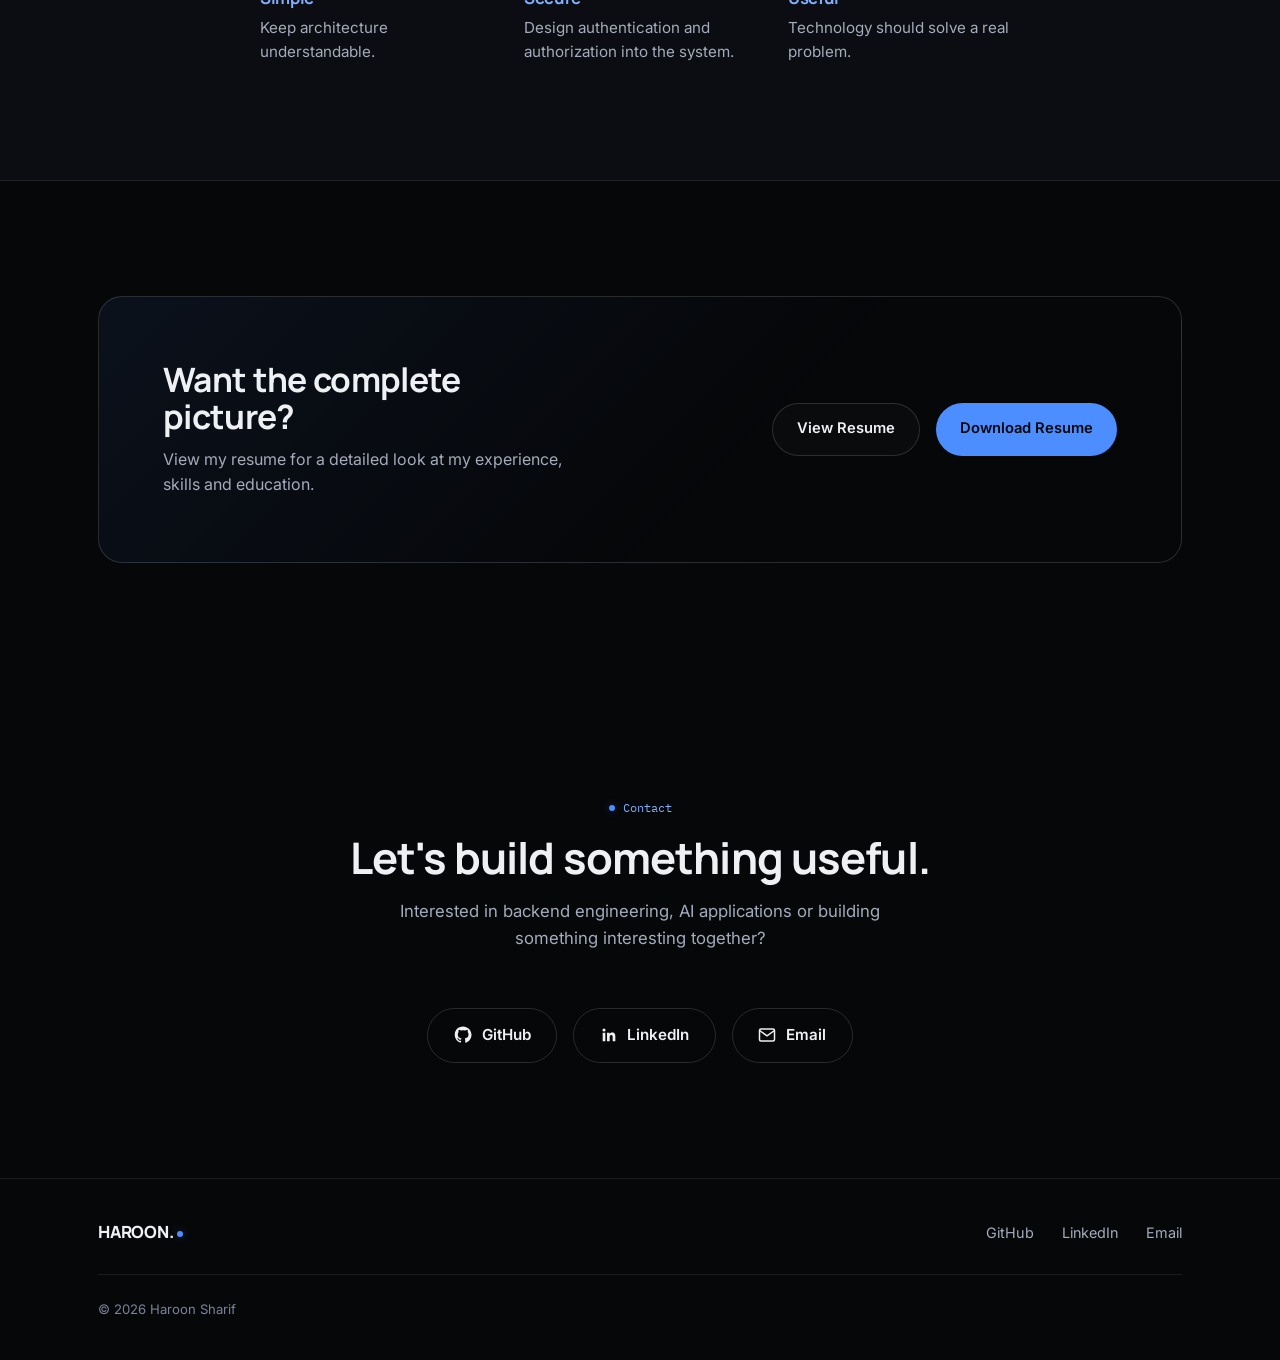
<file: preview.html>
<!DOCTYPE html>
<html lang="en">
<head>
<meta charset="UTF-8" />
<meta name="viewport" content="width=device-width, initial-scale=1.0" />
<title>Haroon Sharif — Backend .NET Developer &amp; AI Engineer</title>
<meta name="description" content="Haroon Sharif is a backend .NET developer building secure APIs, scalable systems and practical AI-powered applications, including AI Emailer — an AI-driven email security and productivity platform." />
<meta name="keywords" content="Haroon Sharif, Backend Developer, .NET Developer, ASP.NET Core, AI Engineer, C#, SQL Server, Python, AI Emailer" />
<meta name="author" content="Haroon Sharif" />

<!-- Open Graph -->
<meta property="og:type" content="website" />
<meta property="og:title" content="Haroon Sharif — Backend .NET Developer × AI Engineer" />
<meta property="og:description" content="I build software that thinks, scales and solves real problems. Backend .NET developer focused on secure APIs, scalable systems and practical AI-powered applications." />
<meta property="og:image" content="assets/og-image.png" />
<!-- TODO before deploy: set og:url / twitter:url / canonical to the real domain -->
<meta property="og:url" content="https://example.com/" />

<meta name="twitter:card" content="summary_large_image" />
<meta name="twitter:title" content="Haroon Sharif — Backend .NET Developer × AI Engineer" />
<meta name="twitter:description" content="Backend .NET developer focused on secure APIs, scalable systems and practical AI-powered applications." />
<meta name="twitter:image" content="assets/og-image.png" />

<link rel="icon" href="data:image/svg+xml,%3Csvg xmlns='http://www.w3.org/2000/svg' viewBox='0 0 32 32'%3E%3Crect width='32' height='32' rx='7' fill='%23060709'/%3E%3Ctext x='16' y='22' font-family='Georgia,serif' font-size='18' font-weight='700' fill='%23eef0f4' text-anchor='middle'%3EH%3C/text%3E%3Ccircle cx='25' cy='9' r='3' fill='%234c8dff'/%3E%3C/svg%3E" />
<meta name="theme-color" content="#060709" />
<link rel="preconnect" href="https://fonts.googleapis.com" />
<link rel="preconnect" href="https://fonts.gstatic.com" crossorigin />
<link href="https://fonts.googleapis.com/css2?family=Inter:wght@400;500;600;700&family=Manrope:wght@600;700;800&family=IBM+Plex+Mono:wght@400;500&display=swap" rel="stylesheet" />
<style>
/* ============================================================
   HAROON SHARIF — Portfolio
   Design tokens
   ============================================================ */

:root {
  /* Color */
  --bg: #060709;
  --bg-elevated: #0b0d12;
  --surface: #10131a;
  --surface-2: #141822;
  --border: rgba(255, 255, 255, 0.08);
  --border-strong: rgba(255, 255, 255, 0.14);
  --text: #eef0f4;
  --text-dim: #a4abbb;
  --text-faint: #7b8299; /* was #656c7d — 3.8:1 on --bg, fails WCAG AA for small text; this hits ~5.3:1 */
  --accent: #4c8dff;
  --accent-soft: #7fb0ff;
  --accent-dim: rgba(76, 141, 255, 0.14);
  --accent-glow: rgba(76, 141, 255, 0.35);
  --danger: #ff6b6b;
  --success: #4ce0a1;

  /* Type */
  --font-display: "Manrope", "Inter", sans-serif;
  --font-body: "Inter", sans-serif;
  --font-mono: "IBM Plex Mono", ui-monospace, monospace;

  /* Layout */
  --max-w: 1180px;
  --gutter: clamp(1.25rem, 4vw, 3rem);
  --radius-s: 10px;
  --radius-m: 16px;
  --radius-l: 24px;

  --ease: cubic-bezier(0.16, 1, 0.3, 1);
}

/* ============================================================
   Reset
   ============================================================ */

*, *::before, *::after { box-sizing: border-box; }

html {
  scroll-behavior: smooth;
  scroll-padding-top: 90px;
}

@media (prefers-reduced-motion: reduce) {
  html { scroll-behavior: auto; }
  *, *::before, *::after {
    animation-duration: 0.001ms !important;
    animation-iteration-count: 1 !important;
    transition-duration: 0.001ms !important;
    scroll-behavior: auto !important;
  }
}

body, h1, h2, h3, h4, p, figure, blockquote, dl, dd {
  margin: 0;
}

body {
  background: var(--bg);
  color: var(--text);
  font-family: var(--font-body);
  font-size: 16px;
  line-height: 1.6;
  -webkit-font-smoothing: antialiased;
  overflow-x: hidden;
}

img, svg { max-width: 100%; display: block; }

a { color: inherit; text-decoration: none; }

button { font: inherit; color: inherit; background: none; border: none; cursor: pointer; }

ul { list-style: none; padding: 0; }

h1, h2, h3, h4 {
  font-family: var(--font-display);
  font-weight: 700;
  line-height: 1.1;
  letter-spacing: -0.02em;
}

::selection { background: var(--accent-dim); color: var(--accent-soft); }

:focus-visible {
  outline: 2px solid var(--accent);
  outline-offset: 3px;
  border-radius: 4px;
}

.skip-link {
  position: fixed;
  top: -60px;
  left: 1rem;
  z-index: 200;
  background: var(--accent);
  color: #05070a;
  padding: 0.75rem 1.25rem;
  border-radius: var(--radius-s);
  font-weight: 600;
  font-size: 0.9rem;
  transition: top 0.25s var(--ease);
}
.skip-link:focus {
  top: 1rem;
}

/* Background texture: faint radial glow, fixed */
body::before {
  content: "";
  position: fixed;
  inset: 0;
  z-index: -2;
  background:
    radial-gradient(700px 500px at 85% -10%, rgba(76,141,255,0.10), transparent 60%),
    radial-gradient(600px 500px at -10% 40%, rgba(76,141,255,0.06), transparent 60%);
  pointer-events: none;
}

body::after {
  content: "";
  position: fixed;
  inset: 0;
  z-index: -1;
  opacity: 0.035;
  pointer-events: none;
  background-image: url("data:image/svg+xml,%3Csvg xmlns='http://www.w3.org/2000/svg' width='60' height='60'%3E%3Cfilter id='n'%3E%3CfeTurbulence type='fractalNoise' baseFrequency='0.9' numOctaves='2' stitchTiles='stitch'/%3E%3C/filter%3E%3Crect width='100%25' height='100%25' filter='url(%23n)'/%3E%3C/svg%3E");
}

/* ============================================================
   Layout helpers
   ============================================================ */

.wrap {
  max-width: var(--max-w);
  margin-inline: auto;
  padding-inline: var(--gutter);
}

section {
  position: relative;
  padding-block: clamp(4rem, 9vw, 7.5rem);
}

.section-head {
  max-width: 640px;
  margin-bottom: clamp(2.5rem, 5vw, 4rem);
}

.section-label {
  display: inline-flex;
  align-items: center;
  gap: 0.5rem;
  font-family: var(--font-mono);
  font-size: 0.78rem;
  color: var(--accent-soft);
  margin-bottom: 1rem;
}

.section-label::before {
  content: "";
  width: 6px;
  height: 6px;
  border-radius: 50%;
  background: var(--accent);
  box-shadow: 0 0 8px var(--accent-glow);
}

.section-title {
  font-size: clamp(1.9rem, 3.4vw, 2.75rem);
  color: var(--text);
}

.section-sub {
  margin-top: 1rem;
  color: var(--text-dim);
  font-size: 1.05rem;
  max-width: 540px;
}

/* Reveal-on-scroll */
.reveal {
  opacity: 0;
  transform: translateY(24px);
  transition: opacity 0.8s var(--ease), transform 0.8s var(--ease);
}
.reveal.is-visible {
  opacity: 1;
  transform: translateY(0);
}
.reveal-stagger > * {
  opacity: 0;
  transform: translateY(20px);
  transition: opacity 0.7s var(--ease), transform 0.7s var(--ease);
}
.reveal-stagger.is-visible > * {
  opacity: 1;
  transform: translateY(0);
}
.reveal-stagger.is-visible > *:nth-child(1) { transition-delay: 0.02s; }
.reveal-stagger.is-visible > *:nth-child(2) { transition-delay: 0.1s; }
.reveal-stagger.is-visible > *:nth-child(3) { transition-delay: 0.18s; }
.reveal-stagger.is-visible > *:nth-child(4) { transition-delay: 0.26s; }

/* Buttons */
.btn {
  display: inline-flex;
  align-items: center;
  gap: 0.5rem;
  padding: 0.85rem 1.5rem;
  border-radius: 999px;
  font-weight: 600;
  font-size: 0.92rem;
  transition: transform 0.35s var(--ease), box-shadow 0.35s var(--ease), background 0.35s var(--ease), border-color 0.35s var(--ease);
  white-space: nowrap;
}

.btn-primary {
  background: var(--accent);
  color: #05070a;
  box-shadow: 0 0 0 rgba(76,141,255,0);
}
.btn-primary:hover {
  box-shadow: 0 8px 30px -6px var(--accent-glow);
  transform: translateY(-2px);
}

.btn-ghost {
  border: 1px solid var(--border-strong);
  color: var(--text);
  background: rgba(255,255,255,0.02);
}
.btn-ghost:hover {
  border-color: var(--accent);
  color: var(--accent-soft);
  transform: translateY(-2px);
}

.btn-text {
  color: var(--accent-soft);
  font-weight: 600;
  display: inline-flex;
  align-items: center;
  gap: 0.4rem;
}
.btn-text svg { transition: transform 0.3s var(--ease); }
.btn-text:hover svg { transform: translateX(4px); }

/* Tags */
.tag-row {
  display: flex;
  flex-wrap: wrap;
  gap: 0.5rem;
}
.tag {
  font-family: var(--font-mono);
  font-size: 0.74rem;
  padding: 0.35rem 0.7rem;
  border-radius: 999px;
  border: 1px solid var(--border);
  color: var(--text-dim);
  background: rgba(255,255,255,0.02);
}

/* ============================================================
   Navbar
   ============================================================ */

.navbar {
  position: fixed;
  top: 0;
  left: 0;
  right: 0;
  z-index: 100;
  padding: 1.35rem var(--gutter);
  display: flex;
  align-items: center;
  justify-content: space-between;
  transition: background 0.4s var(--ease), border-color 0.4s var(--ease), padding 0.4s var(--ease), backdrop-filter 0.4s var(--ease);
  border-bottom: 1px solid transparent;
}

.navbar.scrolled {
  padding-block: 0.9rem;
  background: rgba(6, 7, 9, 0.72);
  backdrop-filter: blur(14px) saturate(140%);
  -webkit-backdrop-filter: blur(14px) saturate(140%);
  border-bottom: 1px solid var(--border);
}

.brand {
  font-family: var(--font-display);
  font-weight: 800;
  font-size: 1.05rem;
  letter-spacing: -0.01em;
}
.brand::after {
  content: "";
  display: inline-block;
  width: 6px;
  height: 6px;
  border-radius: 50%;
  background: var(--accent);
  margin-left: 3px;
  vertical-align: middle;
  box-shadow: 0 0 10px var(--accent-glow);
}

.nav-links {
  display: flex;
  align-items: center;
  gap: 2.1rem;
}

.nav-links a {
  font-size: 0.92rem;
  color: var(--text-dim);
  position: relative;
  transition: color 0.25s ease;
}
.nav-links a::after {
  content: "";
  position: absolute;
  left: 0; bottom: -6px;
  width: 0;
  height: 1px;
  background: var(--accent);
  transition: width 0.3s var(--ease);
}
.nav-links a:hover { color: var(--text); }
.nav-links a:hover::after { width: 100%; }

.nav-right {
  display: flex;
  align-items: center;
  gap: 1.5rem;
}

.nav-cta {
  padding: 0.6rem 1.25rem;
  border-radius: 999px;
  border: 1px solid var(--border-strong);
  font-size: 0.88rem;
  font-weight: 600;
  transition: border-color 0.3s ease, color 0.3s ease, background 0.3s ease;
}
.nav-cta:hover {
  border-color: var(--accent);
  color: var(--accent-soft);
  background: var(--accent-dim);
}

.nav-toggle {
  display: none;
  width: 38px;
  height: 38px;
  border-radius: 10px;
  border: 1px solid var(--border);
  align-items: center;
  justify-content: center;
  flex-direction: column;
  gap: 4px;
}
.nav-toggle span {
  width: 16px;
  height: 1.5px;
  background: var(--text);
  transition: transform 0.3s var(--ease), opacity 0.3s var(--ease);
}
.nav-toggle.open span:nth-child(1) { transform: translateY(5.5px) rotate(45deg); }
.nav-toggle.open span:nth-child(2) { opacity: 0; }
.nav-toggle.open span:nth-child(3) { transform: translateY(-5.5px) rotate(-45deg); }

.mobile-menu {
  position: fixed;
  inset: 0;
  z-index: 90;
  background: rgba(6,7,9,0.98);
  backdrop-filter: blur(10px);
  display: flex;
  flex-direction: column;
  align-items: flex-start;
  justify-content: center;
  gap: 1.75rem;
  padding: var(--gutter);
  transform: translateY(-100%);
  transition: transform 0.5s var(--ease);
}
.mobile-menu.open { transform: translateY(0); }
.mobile-menu a {
  font-family: var(--font-display);
  font-size: 2rem;
  font-weight: 700;
  color: var(--text);
}
.mobile-menu .nav-cta { margin-top: 1rem; }

/* ============================================================
   Hero
   ============================================================ */

.hero {
  padding-top: clamp(7.5rem, 14vw, 10.5rem);
  padding-bottom: clamp(3rem, 6vw, 5rem);
  min-height: 100vh;
  display: flex;
  align-items: center;
}

.hero-grid {
  display: grid;
  grid-template-columns: 1.05fr 0.95fr;
  gap: clamp(2rem, 5vw, 4rem);
  align-items: center;
  width: 100%;
}

.eyebrow {
  font-family: var(--font-mono);
  font-size: 0.82rem;
  color: var(--accent-soft);
  display: inline-flex;
  align-items: center;
  gap: 0.55rem;
  margin-bottom: 1.5rem;
  padding: 0.4rem 0.9rem 0.4rem 0.6rem;
  border: 1px solid var(--border);
  border-radius: 999px;
  background: rgba(255,255,255,0.02);
}
.eyebrow .dot {
  width: 6px; height: 6px; border-radius: 50%;
  background: var(--success);
  box-shadow: 0 0 8px rgba(76,224,161,0.6);
}

.hero h1 {
  font-size: clamp(2.4rem, 5.2vw, 4.1rem);
  color: var(--text);
  max-width: 15ch;
}

.hero-sub {
  margin-top: 1.5rem;
  font-size: 1.15rem;
  color: var(--text-dim);
  max-width: 46ch;
}

.hero-actions {
  display: flex;
  gap: 1rem;
  margin-top: 2.5rem;
  flex-wrap: wrap;
}

.hero-visual {
  position: relative;
  aspect-ratio: 1 / 1;
  max-width: 480px;
  justify-self: center;
}

.hero-visual svg { width: 100%; height: 100%; overflow: visible; }

/* Hero micro-stats strip */
.stats-strip {
  border-top: 1px solid var(--border);
  border-bottom: 1px solid var(--border);
  padding-block: clamp(1.75rem, 3vw, 2.25rem);
}
.stats-grid {
  display: grid;
  grid-template-columns: repeat(4, 1fr);
  gap: 1.5rem;
}
.stat {
  border-left: 1px solid var(--border);
  padding-left: 1.25rem;
}
.stat:first-child { border-left: none; padding-left: 0; }
.stat-value {
  font-family: var(--font-display);
  font-size: 1.3rem;
  font-weight: 800;
  color: var(--accent-soft);
}
.stat-label {
  font-size: 0.85rem;
  color: var(--text-faint);
  margin-top: 0.2rem;
}

/* ============================================================
   About
   ============================================================ */

.about-grid {
  display: grid;
  grid-template-columns: 1fr 0.85fr;
  gap: clamp(2.5rem, 6vw, 5rem);
  align-items: center;
}

.about-copy p {
  color: var(--text-dim);
  font-size: 1.05rem;
  margin-bottom: 1.25rem;
  max-width: 56ch;
}

.about-list {
  display: flex;
  flex-wrap: wrap;
  gap: 0.55rem;
  margin-top: 1.75rem;
}
.about-list .tag { color: var(--text); border-color: var(--border-strong); }

.about-visual {
  position: relative;
  aspect-ratio: 4 / 5;
}
.about-visual svg { width: 100%; height: 100%; }

/* ============================================================
   Featured project — AI Emailer
   ============================================================ */

.featured {
  border-top: 1px solid var(--border);
  border-bottom: 1px solid var(--border);
  background:
    radial-gradient(900px 500px at 15% 0%, rgba(76,141,255,0.08), transparent 60%),
    var(--bg-elevated);
}

.featured-top {
  display: flex;
  justify-content: space-between;
  align-items: flex-end;
  flex-wrap: wrap;
  gap: 2rem;
  margin-bottom: clamp(2.5rem, 5vw, 4rem);
}

.featured-title {
  font-size: clamp(2.2rem, 5vw, 3.6rem);
  max-width: 14ch;
}

.featured-desc {
  max-width: 46ch;
  color: var(--text-dim);
  font-size: 1.05rem;
  margin-top: 1.25rem;
}

.featured-mock-wrap {
  border-radius: var(--radius-l);
  border: 1px solid var(--border-strong);
  background: linear-gradient(180deg, rgba(255,255,255,0.03), rgba(255,255,255,0.01));
  padding: clamp(0.6rem, 1.5vw, 1.1rem);
  box-shadow: 0 40px 100px -40px rgba(0,0,0,0.7), 0 0 0 1px rgba(255,255,255,0.02) inset;
}

.mock {
  border-radius: calc(var(--radius-l) - 6px);
  overflow: hidden;
  background: #0a0c11;
  border: 1px solid var(--border);
}

.mock-topbar {
  display: flex;
  align-items: center;
  gap: 0.4rem;
  padding: 0.7rem 1rem;
  border-bottom: 1px solid var(--border);
}
.mock-dot { width: 9px; height: 9px; border-radius: 50%; background: var(--border-strong); }
.mock-title {
  margin-left: 0.75rem;
  font-family: var(--font-mono);
  font-size: 0.72rem;
  color: var(--text-faint);
}

.mock-body {
  display: grid;
  grid-template-columns: 240px 1fr 260px;
  min-height: 420px;
}

.mock-col { padding: 1.1rem; }
.mock-inbox { border-right: 1px solid var(--border); }
.mock-detail { border-right: 1px solid var(--border); }

.mock-email-item {
  padding: 0.7rem 0.6rem;
  border-radius: 10px;
  margin-bottom: 0.4rem;
  border: 1px solid transparent;
}
.mock-email-item.active {
  background: rgba(76,141,255,0.08);
  border-color: rgba(76,141,255,0.25);
}
.mock-email-sender {
  font-size: 0.82rem;
  font-weight: 600;
  color: var(--text);
  display: flex;
  justify-content: space-between;
}
.mock-email-snippet {
  font-size: 0.76rem;
  color: var(--text-faint);
  margin-top: 0.2rem;
  overflow: hidden;
  text-overflow: ellipsis;
  white-space: nowrap;
}

.mock-threat-pill {
  font-family: var(--font-mono);
  font-size: 0.64rem;
  padding: 0.1rem 0.4rem;
  border-radius: 6px;
}
.mock-threat-pill.low { color: var(--success); background: rgba(76,224,161,0.1); }
.mock-threat-pill.high { color: var(--danger); background: rgba(255,107,107,0.12); }

.mock-section-label {
  font-family: var(--font-mono);
  font-size: 0.7rem;
  color: var(--accent-soft);
  margin-bottom: 0.6rem;
  display: block;
}

.mock-summary-box, .mock-reply-box {
  border: 1px solid var(--border);
  border-radius: 12px;
  padding: 0.85rem;
  font-size: 0.8rem;
  color: var(--text-dim);
  line-height: 1.55;
  margin-bottom: 1rem;
}

.mock-threat-meter {
  border: 1px solid var(--border);
  border-radius: 12px;
  padding: 0.85rem;
  margin-bottom: 1rem;
}
.mock-meter-bar {
  width: 100%;
  height: 6px;
  border-radius: 4px;
  background: rgba(255,255,255,0.06);
  overflow: hidden;
  margin-top: 0.5rem;
}
.mock-meter-fill {
  height: 100%;
  border-radius: 4px;
  background: linear-gradient(90deg, var(--success), #ffd166 65%, var(--danger));
  width: 12%;
}
.mock-meter-label {
  display: flex;
  justify-content: space-between;
  font-size: 0.78rem;
  color: var(--text-dim);
}

.mock-security-row {
  display: flex;
  align-items: center;
  gap: 0.5rem;
  font-size: 0.78rem;
  color: var(--text-dim);
  margin-bottom: 0.5rem;
}
.mock-security-row svg { width: 14px; height: 14px; color: var(--success); flex-shrink: 0; }

.featured-meta {
  margin-top: clamp(2rem, 4vw, 2.75rem);
  display: flex;
  align-items: center;
  justify-content: space-between;
  flex-wrap: wrap;
  gap: 1.5rem;
}

/* ============================================================
   Process / case study
   ============================================================ */

.process-track {
  position: relative;
  display: grid;
  grid-template-columns: repeat(3, 1fr);
  gap: 2rem;
}
.process-line {
  position: absolute;
  top: 22px;
  left: 4%;
  right: 4%;
  height: 1px;
  background: var(--border);
  overflow: hidden;
}
.process-line-fill {
  position: absolute;
  inset: 0;
  width: 0%;
  background: linear-gradient(90deg, transparent, var(--accent), transparent);
  transition: width 1.6s var(--ease);
}
.process-line-fill.is-visible { width: 100%; }

.process-step { position: relative; }
.process-num {
  width: 44px; height: 44px;
  border-radius: 50%;
  border: 1px solid var(--border-strong);
  background: var(--bg);
  display: flex;
  align-items: center;
  justify-content: center;
  font-family: var(--font-mono);
  font-size: 0.85rem;
  color: var(--accent-soft);
  margin-bottom: 1.5rem;
  position: relative;
  z-index: 2;
}
.process-step h3 {
  font-size: 1.3rem;
  margin-bottom: 0.6rem;
}
.process-step p { color: var(--text-dim); max-width: 34ch; }

/* ============================================================
   Other projects grid
   ============================================================ */

.projects-grid {
  display: grid;
  grid-template-columns: repeat(2, 1fr);
  gap: 1.5rem;
}

.project-card {
  position: relative;
  border-radius: var(--radius-m);
  border: 1px solid var(--border);
  overflow: hidden;
  padding: clamp(1.75rem, 3vw, 2.25rem);
  transition: border-color 0.4s var(--ease), transform 0.4s var(--ease);
  display: flex;
  flex-direction: column;
  min-height: 340px;
}
.project-card:hover {
  border-color: var(--border-strong);
  transform: translateY(-4px);
}

.project-card .visual-field {
  position: absolute;
  inset: 0;
  z-index: 0;
  opacity: 0.7;
  transition: opacity 0.4s ease;
}
.project-card:hover .visual-field { opacity: 1; }

.project-card > * { position: relative; z-index: 1; }

.project-top {
  display: flex;
  justify-content: space-between;
  align-items: center;
  margin-bottom: auto;
}
.project-num {
  font-family: var(--font-mono);
  font-size: 0.8rem;
  color: var(--text-faint);
}
.project-cat {
  font-family: var(--font-mono);
  font-size: 0.72rem;
  color: var(--accent-soft);
  border: 1px solid var(--border);
  padding: 0.25rem 0.6rem;
  border-radius: 999px;
}
.project-card h3 {
  font-size: 1.5rem;
  margin-top: 2rem;
}
.project-card .project-desc {
  color: var(--text-dim);
  margin-top: 0.6rem;
  font-size: 0.95rem;
  max-width: 40ch;
}
.project-card .tag-row {
  margin-top: 1.5rem;
}
.project-card .btn-text {
  margin-top: 1.5rem;
  font-size: 0.88rem;
}

/* Distinct per-card visual treatments */
.project-card.v-grid .visual-field { background-image:
  linear-gradient(rgba(76,141,255,0.09) 1px, transparent 1px),
  linear-gradient(90deg, rgba(76,141,255,0.09) 1px, transparent 1px);
  background-size: 26px 26px;
  mask-image: radial-gradient(circle at 100% 0%, black, transparent 70%);
}
.project-card.v-orbit .visual-field {
  background: radial-gradient(160px 160px at 90% 10%, rgba(76,141,255,0.18), transparent 70%);
}
.project-card.v-stack .visual-field {
  background:
    repeating-linear-gradient(180deg, rgba(255,255,255,0.025) 0 1px, transparent 1px 34px);
  mask-image: linear-gradient(180deg, transparent, black 60%);
}
.project-card.v-nodes .visual-field {
  background: radial-gradient(2px 2px at 20% 30%, rgba(76,141,255,0.5), transparent),
              radial-gradient(2px 2px at 70% 60%, rgba(76,141,255,0.4), transparent),
              radial-gradient(2px 2px at 40% 80%, rgba(76,141,255,0.35), transparent),
              radial-gradient(2px 2px at 85% 25%, rgba(76,141,255,0.4), transparent);
}

/* ============================================================
   Experience timeline
   ============================================================ */

.timeline {
  border-left: 1px solid var(--border);
  padding-left: clamp(1.5rem, 4vw, 3rem);
  max-width: 760px;
}
.timeline-item { position: relative; padding-bottom: 2.5rem; }
.timeline-item:last-child { padding-bottom: 0; }
.timeline-item::before {
  content: "";
  position: absolute;
  left: calc(clamp(1.5rem, 4vw, 3rem) * -1 - 5px);
  top: 6px;
  width: 10px;
  height: 10px;
  border-radius: 50%;
  background: var(--accent);
  box-shadow: 0 0 0 4px var(--bg), 0 0 12px var(--accent-glow);
}

.timeline-role {
  font-size: 1.3rem;
  margin-bottom: 0.3rem;
}
.timeline-meta {
  font-family: var(--font-mono);
  font-size: 0.8rem;
  color: var(--text-faint);
  margin-bottom: 1rem;
}
.timeline-item ul { display: flex; flex-direction: column; gap: 0.55rem; }
.timeline-item li {
  color: var(--text-dim);
  font-size: 0.98rem;
  padding-left: 1.1rem;
  position: relative;
}
.timeline-item li::before {
  content: "";
  position: absolute;
  left: 0;
  top: 0.6em;
  width: 5px;
  height: 1px;
  background: var(--text-faint);
}

/* ============================================================
   Skills ecosystem
   ============================================================ */

.skills-grid {
  display: grid;
  grid-template-columns: repeat(4, 1fr);
  gap: 1.25rem;
}
.skill-category {
  border: 1px solid var(--border);
  border-radius: var(--radius-m);
  padding: 1.5rem;
  background: rgba(255,255,255,0.015);
}
.skill-category h3 {
  font-size: 1rem;
  font-family: var(--font-mono);
  font-weight: 600;
  color: var(--accent-soft);
  margin-bottom: 1.1rem;
}
.skill-chip-list { display: flex; flex-direction: column; gap: 0.4rem; }
.skill-chip {
  position: relative;
  font-size: 0.92rem;
  padding: 0.5rem 0.65rem;
  border-radius: 8px;
  color: var(--text-dim);
  cursor: default;
  transition: background 0.25s ease, color 0.25s ease;
}
.skill-chip:hover {
  background: rgba(255,255,255,0.04);
  color: var(--text);
}
.skill-tooltip {
  position: absolute;
  left: 50%;
  bottom: calc(100% + 8px);
  transform: translateX(-50%) translateY(6px);
  width: max-content;
  max-width: 220px;
  background: var(--surface-2);
  border: 1px solid var(--border-strong);
  border-radius: 10px;
  padding: 0.6rem 0.75rem;
  font-size: 0.78rem;
  color: var(--text-dim);
  line-height: 1.4;
  opacity: 0;
  pointer-events: none;
  transition: opacity 0.25s var(--ease), transform 0.25s var(--ease);
  z-index: 5;
  box-shadow: 0 12px 30px -10px rgba(0,0,0,0.6);
}
.skill-chip:hover .skill-tooltip,
.skill-chip:focus-visible .skill-tooltip {
  opacity: 1;
  transform: translateX(-50%) translateY(0);
  pointer-events: auto;
}

/* ============================================================
   Philosophy
   ============================================================ */

.philosophy {
  background: var(--bg-elevated);
  border-top: 1px solid var(--border);
  border-bottom: 1px solid var(--border);
  text-align: center;
}
.philosophy-quote {
  font-family: var(--font-display);
  font-size: clamp(1.6rem, 4vw, 2.6rem);
  max-width: 18ch;
  margin: 0 auto;
  color: var(--text);
}
.philosophy-principles {
  display: grid;
  grid-template-columns: repeat(3, 1fr);
  gap: 2rem;
  max-width: 760px;
  margin: clamp(3rem, 6vw, 4.5rem) auto 0;
  text-align: left;
}
.principle h4 {
  font-size: 1.05rem;
  color: var(--accent-soft);
  margin-bottom: 0.5rem;
}
.principle p { color: var(--text-dim); font-size: 0.95rem; }

/* ============================================================
   Resume CTA
   ============================================================ */

.resume-cta {
  border-radius: var(--radius-l);
  border: 1px solid var(--border-strong);
  padding: clamp(2.5rem, 6vw, 4rem);
  display: flex;
  justify-content: space-between;
  align-items: center;
  gap: 2rem;
  flex-wrap: wrap;
  background: linear-gradient(135deg, rgba(76,141,255,0.08), transparent 60%);
}
.resume-cta h2 { font-size: clamp(1.6rem, 3vw, 2.1rem); max-width: 16ch; }
.resume-cta p { color: var(--text-dim); margin-top: 0.75rem; max-width: 40ch; }
.resume-actions { display: flex; gap: 1rem; flex-wrap: wrap; }

/* ============================================================
   Contact
   ============================================================ */

.contact { text-align: center; }
.contact-head { max-width: 640px; margin: 0 auto clamp(2.5rem, 5vw, 3.5rem); }
.contact .section-title { margin: 0 auto; }
.contact .section-sub { margin-inline: auto; }
.contact-links {
  display: flex;
  justify-content: center;
  gap: 1rem;
  flex-wrap: wrap;
}
.contact-link {
  display: inline-flex;
  align-items: center;
  gap: 0.6rem;
  padding: 0.9rem 1.6rem;
  border: 1px solid var(--border-strong);
  border-radius: 999px;
  font-weight: 600;
  font-size: 0.95rem;
  transition: transform 0.35s var(--ease), border-color 0.35s var(--ease), background 0.35s var(--ease);
}
.contact-link:hover {
  border-color: var(--accent);
  background: var(--accent-dim);
  color: var(--accent-soft);
  transform: translateY(-3px);
}
.contact-link svg { width: 18px; height: 18px; }

/* ============================================================
   Footer
   ============================================================ */

footer {
  border-top: 1px solid var(--border);
  padding-block: 2.5rem;
}
.footer-top {
  display: flex;
  justify-content: space-between;
  align-items: center;
  flex-wrap: wrap;
  gap: 1.5rem;
  margin-bottom: 1.75rem;
}
.footer-links { display: flex; gap: 1.75rem; }
.footer-links a { font-size: 0.9rem; color: var(--text-dim); transition: color 0.25s ease; }
.footer-links a:hover { color: var(--text); }
.footer-bottom {
  font-size: 0.82rem;
  color: var(--text-faint);
  border-top: 1px solid var(--border);
  padding-top: 1.5rem;
}

/* ============================================================
   Responsive
   ============================================================ */

@media (max-width: 980px) {
  .nav-links { display: none; }
  .nav-toggle { display: flex; }
  .nav-cta.desktop-only { display: none; }

  .hero-grid { grid-template-columns: 1fr; }
  .hero-visual { max-width: 340px; margin-top: 1rem; order: -1; }
  .hero h1 { max-width: none; }

  .about-grid { grid-template-columns: 1fr; }
  .about-visual { order: -1; max-width: 380px; margin-inline: auto; width: 100%; }

  .mock-body { grid-template-columns: 1fr; }
  .mock-inbox, .mock-detail { border-right: none; border-bottom: 1px solid var(--border); }

  .process-track { grid-template-columns: 1fr; gap: 2.5rem; }
  .process-line { display: none; }

  .projects-grid { grid-template-columns: 1fr; }

  .skills-grid { grid-template-columns: repeat(2, 1fr); }

  .philosophy-principles { grid-template-columns: 1fr; text-align: center; }
  .principle { display: flex; flex-direction: column; align-items: center; }

  .stats-grid { grid-template-columns: repeat(2, 1fr); row-gap: 1.5rem; }
  .stat:nth-child(3) { border-left: none; padding-left: 0; }
}

@media (max-width: 620px) {
  .navbar { padding-inline: 1.1rem; }
  .featured-top { flex-direction: column; align-items: flex-start; }
  .resume-cta { flex-direction: column; align-items: flex-start; }
  .skills-grid { grid-template-columns: 1fr; }
  .footer-top { flex-direction: column; align-items: flex-start; }
}

</style>
<script type="application/ld+json">
{
  "@context": "https://schema.org",
  "@type": "Person",
  "name": "Haroon Sharif",
  "jobTitle": "Backend .NET Developer & AI Engineer",
  "knowsAbout": ["ASP.NET Core", "C#", "SQL Server", "Python", "AI Integration"]
}
</script>
</head>
<body>

<a href="#main" class="skip-link">Skip to content</a>

<!-- ============================================================
     NAVBAR
     ============================================================ -->
<header class="navbar" id="navbar">
  <a href="#home" class="brand">HAROON.</a>

  <nav class="nav-links" aria-label="Primary">
    <a href="#home">Home</a>
    <a href="#about">About</a>
    <a href="#projects">Projects</a>
    <a href="#experience">Experience</a>
    <a href="#skills">Skills</a>
    <a href="#contact">Contact</a>
  </nav>

  <div class="nav-right">
    <a href="#resume" class="nav-cta desktop-only">View Resume</a>
    <button class="nav-toggle" id="navToggle" aria-label="Toggle navigation menu" aria-expanded="false">
      <span></span><span></span><span></span>
    </button>
  </div>
</header>

<div class="mobile-menu" id="mobileMenu">
  <a href="#home">Home</a>
  <a href="#about">About</a>
  <a href="#projects">Projects</a>
  <a href="#experience">Experience</a>
  <a href="#skills">Skills</a>
  <a href="#contact">Contact</a>
  <a href="#resume" class="nav-cta">View Resume</a>
</div>

<main id="main">

<!-- ============================================================
     HERO
     ============================================================ -->
<section class="hero" id="home">
  <div class="wrap hero-grid">
    <div class="hero-copy">
      <span class="eyebrow"><span class="dot"></span>BACKEND DEVELOPER × AI ENGINEER</span>
      <h1>I build software that thinks, scales and solves real problems.</h1>
      <p class="hero-sub">Backend .NET developer focused on building secure APIs, scalable systems and practical AI-powered applications.</p>
      <div class="hero-actions">
        <a href="#projects" class="btn btn-primary">View My Work</a>
        <a href="#contact" class="btn btn-ghost">Let's Connect</a>
      </div>
    </div>

    <div class="hero-visual" id="heroVisual" aria-hidden="true">
      <!-- animated architecture visualization injected by JS -->
    </div>
  </div>
</section>

<!-- Hero micro-stats -->
<section class="stats-strip" style="padding-block: 0;">
  <div class="wrap stats-grid reveal-stagger">
    <div class="stat">
      <div class="stat-value">.NET</div>
      <div class="stat-label">Backend Engineering</div>
    </div>
    <div class="stat">
      <div class="stat-value">SQL</div>
      <div class="stat-label">Database Systems</div>
    </div>
    <div class="stat">
      <div class="stat-value">Python</div>
      <div class="stat-label">AI Development</div>
    </div>
    <div class="stat">
      <div class="stat-value">AI</div>
      <div class="stat-label">Intelligent Applications</div>
    </div>
  </div>
</section>

<!-- ============================================================
     ABOUT
     ============================================================ -->
<section id="about">
  <div class="wrap about-grid">
    <div class="about-copy reveal">
      <span class="section-label">About</span>
      <h2 class="section-title">Engineering with a purpose.</h2>
      <p style="margin-top:1.5rem;">I work primarily as a backend developer, building APIs, services and data layers that other systems depend on. My focus is .NET and ASP.NET Core — designing endpoints, authentication and authorization, and the database structures that sit underneath them.</p>
      <p>Alongside that, I've been moving deliberately toward AI engineering — using Python to bring language models and intelligent features into practical, backend-driven applications rather than treating AI as a separate experiment.</p>
      <div class="about-list">
        <span class="tag">C#</span>
        <span class="tag">ASP.NET Core</span>
        <span class="tag">REST APIs</span>
        <span class="tag">SQL Server</span>
        <span class="tag">Python</span>
        <span class="tag">AI / LLMs</span>
        <span class="tag">Docker</span>
        <span class="tag">Authentication</span>
        <span class="tag">RBAC</span>
        <span class="tag">System Architecture</span>
      </div>
    </div>

    <div class="about-visual reveal" id="aboutVisual" aria-hidden="true">
      <!-- interactive stack illustration injected by JS -->
    </div>
  </div>
</section>

<!-- ============================================================
     FEATURED PROJECT — AI EMAILER
     ============================================================ -->
<section class="featured" id="projects">
  <div class="wrap">
    <div class="featured-top reveal">
      <div>
        <span class="section-label">Featured Project</span>
        <h2 class="featured-title">AI Emailer</h2>
        <p class="featured-desc">An AI-powered email security and productivity platform designed to understand incoming emails, detect potential threats, generate summaries and assist users with intelligent replies.</p>
      </div>
    </div>

    <div class="featured-mock-wrap reveal" aria-hidden="true">
      <div class="mock">
        <div class="mock-topbar">
          <span class="mock-dot"></span><span class="mock-dot"></span><span class="mock-dot"></span>
          <span class="mock-title">ai-emailer.app — Inbox</span>
        </div>
        <div class="mock-body">
          <div class="mock-col mock-inbox">
            <span class="mock-section-label">Inbox</span>

            <div class="mock-email-item active">
              <div class="mock-email-sender">accounts-secure@paypa1.com <span class="mock-threat-pill high">92%</span></div>
              <div class="mock-email-snippet">Your account will be suspended — verify now</div>
            </div>
            <div class="mock-email-item">
              <div class="mock-email-sender">sarah.chen@northwind.dev <span class="mock-threat-pill low">2%</span></div>
              <div class="mock-email-snippet">Re: API rate limits for Q3 rollout</div>
            </div>
            <div class="mock-email-item">
              <div class="mock-email-sender">billing@cloudstack.io <span class="mock-threat-pill low">4%</span></div>
              <div class="mock-email-snippet">Your invoice for September is ready</div>
            </div>
            <div class="mock-email-item">
              <div class="mock-email-sender">devteam@github.com <span class="mock-threat-pill low">1%</span></div>
              <div class="mock-email-snippet">[repo] New pull request opened</div>
            </div>
          </div>

          <div class="mock-col mock-detail">
            <span class="mock-section-label">AI Summary</span>
            <div class="mock-summary-box">
              This message impersonates PayPal and urges immediate account verification through an external link. Sender domain does not match PayPal's official domain.
            </div>

            <span class="mock-section-label">Threat Detection</span>
            <div class="mock-threat-meter">
              <div class="mock-meter-label"><span>Risk score</span><span style="color:var(--danger)">High · 92%</span></div>
              <div class="mock-meter-bar"><div class="mock-meter-fill" style="width:92%;"></div></div>
            </div>

            <span class="mock-section-label">Security Checks</span>
            <div class="mock-security-row">
              <svg viewBox="0 0 24 24" fill="none" stroke="currentColor" stroke-width="2"><path d="M20 6L9 17l-5-5"/></svg>
              SPF / DKIM mismatch detected
            </div>
            <div class="mock-security-row">
              <svg viewBox="0 0 24 24" fill="none" stroke="currentColor" stroke-width="2"><path d="M20 6L9 17l-5-5"/></svg>
              Lookalike domain identified
            </div>
          </div>

          <div class="mock-col mock-reply">
            <span class="mock-section-label">Sender Info</span>
            <div class="mock-summary-box" style="margin-bottom:1.25rem;">
              <strong style="color:var(--text)">accounts-secure@paypa1.com</strong><br/>
              First seen · 2 minutes ago<br/>
              Domain age · 6 days
            </div>

            <span class="mock-section-label">AI-Generated Reply</span>
            <div class="mock-reply-box">
              "This message shows signs of phishing. I won't be clicking the link — please confirm any account issue through the official app."
            </div>
          </div>
        </div>
      </div>
    </div>

    <div class="featured-meta reveal">
      <div class="tag-row">
        <span class="tag">.NET</span>
        <span class="tag">C#</span>
        <span class="tag">Python</span>
        <span class="tag">SQL Server</span>
        <span class="tag">AI</span>
        <span class="tag">JWT</span>
        <span class="tag">RBAC</span>
        <span class="tag">Docker</span>
      </div>
      <a href="#" class="btn-text">Explore Case Study
        <svg width="16" height="16" viewBox="0 0 24 24" fill="none" stroke="currentColor" stroke-width="2"><path d="M5 12h14M13 6l6 6-6 6"/></svg>
      </a>
    </div>
  </div>
</section>

<!-- ============================================================
     HOW I BUILD THINGS (process)
     ============================================================ -->
<section>
  <div class="wrap">
    <div class="section-head reveal">
      <span class="section-label">Process</span>
      <h2 class="section-title">How I build things.</h2>
    </div>

    <div class="process-track">
      <div class="process-line"><div class="process-line-fill" id="processLine"></div></div>

      <div class="process-step reveal">
        <div class="process-num">01</div>
        <h3>Architecture</h3>
        <p>Design APIs, services, authentication and database structure.</p>
      </div>
      <div class="process-step reveal">
        <div class="process-num">02</div>
        <h3>Engineering</h3>
        <p>Build backend services, business logic, security and AI integrations.</p>
      </div>
      <div class="process-step reveal">
        <div class="process-num">03</div>
        <h3>Deployment</h3>
        <p>Containerize, configure environments and prepare applications for deployment.</p>
      </div>
    </div>
  </div>
</section>

<!-- ============================================================
     OTHER PROJECTS
     ============================================================ -->
<section>
  <div class="wrap">
    <div class="section-head reveal">
      <span class="section-label">Selected Work</span>
      <h2 class="section-title">Other things I've built.</h2>
    </div>

    <div class="projects-grid">
      <article class="project-card v-grid reveal">
        <div class="visual-field"></div>
        <div class="project-top">
          <span class="project-num">01</span>
          <span class="project-cat">Backend Security</span>
        </div>
        <h3>Secure API Platform</h3>
        <p class="project-desc">Authentication, JWT, RBAC and permission-controlled backend APIs.</p>
        <div class="tag-row">
          <span class="tag">.NET</span><span class="tag">JWT</span><span class="tag">RBAC</span><span class="tag">SQL Server</span>
        </div>
        <a href="#" class="btn-text">View Project
          <svg width="16" height="16" viewBox="0 0 24 24" fill="none" stroke="currentColor" stroke-width="2"><path d="M5 12h14M13 6l6 6-6 6"/></svg>
        </a>
      </article>

      <article class="project-card v-orbit reveal">
        <div class="visual-field"></div>
        <div class="project-top">
          <span class="project-num">02</span>
          <span class="project-cat">AI Application</span>
        </div>
        <h3>AI Assistant</h3>
        <p class="project-desc">An AI-powered assistant demonstrating practical LLM integration.</p>
        <div class="tag-row">
          <span class="tag">Python</span><span class="tag">LLMs</span><span class="tag">AI Integration</span>
        </div>
        <a href="#" class="btn-text">View Project
          <svg width="16" height="16" viewBox="0 0 24 24" fill="none" stroke="currentColor" stroke-width="2"><path d="M5 12h14M13 6l6 6-6 6"/></svg>
        </a>
      </article>

      <article class="project-card v-stack reveal">
        <div class="visual-field"></div>
        <div class="project-top">
          <span class="project-num">03</span>
          <span class="project-cat">DevOps</span>
        </div>
        <h3>Containerized Backend</h3>
        <p class="project-desc">Docker-based backend development and deployment workflow.</p>
        <div class="tag-row">
          <span class="tag">Docker</span><span class="tag">.NET</span><span class="tag">CI/CD</span>
        </div>
        <a href="#" class="btn-text">View Project
          <svg width="16" height="16" viewBox="0 0 24 24" fill="none" stroke="currentColor" stroke-width="2"><path d="M5 12h14M13 6l6 6-6 6"/></svg>
        </a>
      </article>

      <article class="project-card v-nodes reveal">
        <div class="visual-field"></div>
        <div class="project-top">
          <span class="project-num">04</span>
          <span class="project-cat">Data Systems</span>
        </div>
        <h3>Database Systems</h3>
        <p class="project-desc">SQL Server database design, stored procedures and organization-aware data architecture.</p>
        <div class="tag-row">
          <span class="tag">SQL Server</span><span class="tag">SSMS</span><span class="tag">Stored Procedures</span>
        </div>
        <a href="#" class="btn-text">View Project
          <svg width="16" height="16" viewBox="0 0 24 24" fill="none" stroke="currentColor" stroke-width="2"><path d="M5 12h14M13 6l6 6-6 6"/></svg>
        </a>
      </article>
    </div>
  </div>
</section>

<!-- ============================================================
     EXPERIENCE
     ============================================================ -->
<section id="experience">
  <div class="wrap">
    <div class="section-head reveal">
      <span class="section-label">Career</span>
      <h2 class="section-title">Experience</h2>
    </div>

    <!-- TODO before deploy: replace the placeholder company name and dates below -->
    <div class="timeline reveal">
      <div class="timeline-item">
        <h3 class="timeline-role">Backend .NET Developer</h3>
        <div class="timeline-meta">Company name — placeholder · Dates — placeholder</div>
        <ul>
          <li>Developed and maintained backend APIs using C# and ASP.NET Core.</li>
          <li>Designed and implemented SQL Server database structures and queries.</li>
          <li>Contributed to system architecture decisions for backend services.</li>
          <li>Implemented authentication and authorization, including JWT and RBAC.</li>
          <li>Built and maintained core business logic for application workflows.</li>
          <li>Explored and integrated AI-related functionality into backend applications.</li>
        </ul>
      </div>
    </div>
  </div>
</section>

<!-- ============================================================
     SKILLS
     ============================================================ -->
<section id="skills">
  <div class="wrap">
    <div class="section-head reveal">
      <span class="section-label">Capabilities</span>
      <h2 class="section-title">Technical ecosystem.</h2>
      <p class="section-sub">Hover a technology for a short note on how I use it.</p>
    </div>

    <div class="skills-grid reveal-stagger">
      <div class="skill-category">
        <h3>Backend</h3>
        <div class="skill-chip-list">
          <div class="skill-chip" tabindex="0">C#
            <div class="skill-tooltip">Primary language for backend services and business logic.</div>
          </div>
          <div class="skill-chip" tabindex="0">ASP.NET Core
            <div class="skill-tooltip">Framework of choice for building REST APIs and web services.</div>
          </div>
          <div class="skill-chip" tabindex="0">REST APIs
            <div class="skill-tooltip">Designing predictable, versioned, well-documented endpoints.</div>
          </div>
          <div class="skill-chip" tabindex="0">Middleware
            <div class="skill-tooltip">Request pipelines for logging, validation and error handling.</div>
          </div>
          <div class="skill-chip" tabindex="0">JWT
            <div class="skill-tooltip">Token-based authentication for stateless API access.</div>
          </div>
          <div class="skill-chip" tabindex="0">RBAC
            <div class="skill-tooltip">Role-based permission systems for controlled access.</div>
          </div>
        </div>
      </div>

      <div class="skill-category">
        <h3>Database</h3>
        <div class="skill-chip-list">
          <div class="skill-chip" tabindex="0">SQL Server
            <div class="skill-tooltip">Primary relational database for application data.</div>
          </div>
          <div class="skill-chip" tabindex="0">SSMS
            <div class="skill-tooltip">Querying, tuning and managing databases day to day.</div>
          </div>
          <div class="skill-chip" tabindex="0">Database Design
            <div class="skill-tooltip">Structuring schemas around real application workflows.</div>
          </div>
          <div class="skill-chip" tabindex="0">Stored Procedures
            <div class="skill-tooltip">Encapsulating data logic close to the data itself.</div>
          </div>
          <div class="skill-chip" tabindex="0">Relational Modeling
            <div class="skill-tooltip">Normalizing data and mapping real-world relationships.</div>
          </div>
        </div>
      </div>

      <div class="skill-category">
        <h3>AI</h3>
        <div class="skill-chip-list">
          <div class="skill-chip" tabindex="0">Python
            <div class="skill-tooltip">Language of choice for AI experimentation and integration.</div>
          </div>
          <div class="skill-chip" tabindex="0">LLMs
            <div class="skill-tooltip">Working with language models for summarization and reasoning.</div>
          </div>
          <div class="skill-chip" tabindex="0">AI Integration
            <div class="skill-tooltip">Connecting AI capabilities into existing backend systems.</div>
          </div>
          <div class="skill-chip" tabindex="0">AI Applications
            <div class="skill-tooltip">Building practical features rather than isolated demos.</div>
          </div>
          <div class="skill-chip" tabindex="0">Local Models
            <div class="skill-tooltip">Running and testing models outside hosted APIs.</div>
          </div>
        </div>
      </div>

      <div class="skill-category">
        <h3>DevOps</h3>
        <div class="skill-chip-list">
          <div class="skill-chip" tabindex="0">Docker
            <div class="skill-tooltip">Containerizing backend services for consistent environments.</div>
          </div>
          <div class="skill-chip" tabindex="0">IIS
            <div class="skill-tooltip">Hosting and configuring .NET applications on Windows Server.</div>
          </div>
          <div class="skill-chip" tabindex="0">Environment Configuration
            <div class="skill-tooltip">Managing settings safely across dev, staging and production.</div>
          </div>
          <div class="skill-chip" tabindex="0">Deployment
            <div class="skill-tooltip">Preparing and shipping applications to their target environment.</div>
          </div>
        </div>
      </div>
    </div>
  </div>
</section>

<!-- ============================================================
     ENGINEERING PHILOSOPHY
     ============================================================ -->
<section class="philosophy">
  <div class="wrap">
    <p class="philosophy-quote reveal">"Good software isn't just code that works. It's software that can evolve."</p>

    <div class="philosophy-principles reveal-stagger">
      <div class="principle">
        <h4>Simple</h4>
        <p>Keep architecture understandable.</p>
      </div>
      <div class="principle">
        <h4>Secure</h4>
        <p>Design authentication and authorization into the system.</p>
      </div>
      <div class="principle">
        <h4>Useful</h4>
        <p>Technology should solve a real problem.</p>
      </div>
    </div>
  </div>
</section>

<!-- ============================================================
     RESUME CTA
     ============================================================ -->
<section id="resume">
  <div class="wrap">
    <div class="resume-cta reveal">
      <div>
        <h2>Want the complete picture?</h2>
        <p>View my resume for a detailed look at my experience, skills and education.</p>
      </div>
      <div class="resume-actions">
        <!-- TODO before deploy: point these at the real resume PDF, e.g. href="resume.pdf" -->
        <a href="#" class="btn btn-ghost">View Resume</a>
        <a href="#" class="btn btn-primary">Download Resume</a>
      </div>
    </div>
  </div>
</section>

<!-- ============================================================
     CONTACT
     ============================================================ -->
<section class="contact" id="contact">
  <div class="wrap">
    <div class="contact-head reveal">
      <span class="section-label" style="justify-content:center;">Contact</span>
      <h2 class="section-title">Let's build something useful.</h2>
      <p class="section-sub">Interested in backend engineering, AI applications or building something interesting together?</p>
    </div>

    <!-- TODO before deploy: replace these three href="#" with the real GitHub/LinkedIn URLs and a mailto: address -->
    <div class="contact-links reveal">
      <a href="#" class="contact-link" target="_blank" rel="noopener noreferrer">
        <svg viewBox="0 0 24 24" fill="currentColor"><path d="M12 .5C5.73.5.98 5.24.98 11.52c0 4.94 3.2 9.13 7.65 10.6.56.1.76-.24.76-.54v-1.9c-3.11.68-3.77-1.5-3.77-1.5-.5-1.28-1.24-1.62-1.24-1.62-1.02-.7.08-.69.08-.69 1.12.08 1.71 1.15 1.71 1.15 1 1.72 2.63 1.22 3.27.94.1-.73.39-1.22.71-1.5-2.48-.28-5.1-1.24-5.1-5.53 0-1.22.44-2.22 1.15-3-.12-.28-.5-1.42.11-2.96 0 0 .94-.3 3.08 1.15a10.6 10.6 0 0 1 5.6 0c2.14-1.45 3.08-1.15 3.08-1.15.61 1.54.23 2.68.11 2.96.72.78 1.15 1.78 1.15 3 0 4.3-2.63 5.24-5.13 5.52.4.35.76 1.04.76 2.1v3.11c0 .3.2.65.77.54 4.44-1.48 7.64-5.66 7.64-10.6C23.02 5.24 18.27.5 12 .5z"/></svg>
        GitHub
      </a>
      <a href="#" class="contact-link" target="_blank" rel="noopener noreferrer">
        <svg viewBox="0 0 24 24" fill="currentColor"><path d="M20.45 20.45h-3.55v-5.57c0-1.33-.02-3.03-1.85-3.03-1.85 0-2.14 1.45-2.14 2.94v5.66H9.36V9h3.41v1.56h.05c.47-.9 1.63-1.85 3.36-1.85 3.6 0 4.27 2.37 4.27 5.45v6.29zM5.34 7.43a2.06 2.06 0 1 1 0-4.12 2.06 2.06 0 0 1 0 4.12zM7.12 20.45H3.56V9h3.56v11.45z"/></svg>
        LinkedIn
      </a>
      <a href="#" class="contact-link">
        <svg viewBox="0 0 24 24" fill="none" stroke="currentColor" stroke-width="2"><path d="M4 4h16v16H4z" opacity="0"/><path d="M22 6l-10 7L2 6"/><rect x="2" y="4" width="20" height="16" rx="2"/></svg>
        Email
      </a>
    </div>
  </div>
</section>

</main>

<!-- ============================================================
     FOOTER
     ============================================================ -->
<footer>
  <div class="wrap">
    <div class="footer-top">
      <span class="brand">HAROON.</span>
      <div class="footer-links">
        <a href="#" target="_blank" rel="noopener noreferrer">GitHub</a>
        <a href="#" target="_blank" rel="noopener noreferrer">LinkedIn</a>
        <a href="#">Email</a>
      </div>
    </div>
    <div class="wrap" style="padding-inline:0;">
      <div class="footer-bottom">© 2026 Haroon Sharif</div>
    </div>
  </div>
</footer>

<script>
(function () {
  "use strict";

  /* ============================================================
     Navbar scroll state
     ============================================================ */
  const navbar = document.getElementById("navbar");
  const onScroll = () => {
    if (window.scrollY > 24) navbar.classList.add("scrolled");
    else navbar.classList.remove("scrolled");
  };
  document.addEventListener("scroll", onScroll, { passive: true });
  onScroll();

  /* ============================================================
     Mobile menu
     ============================================================ */
  const navToggle = document.getElementById("navToggle");
  const mobileMenu = document.getElementById("mobileMenu");

  function closeMenu() {
    navToggle.classList.remove("open");
    navToggle.setAttribute("aria-expanded", "false");
    mobileMenu.classList.remove("open");
    document.body.style.overflow = "";
  }

  navToggle.addEventListener("click", () => {
    const isOpen = mobileMenu.classList.toggle("open");
    navToggle.classList.toggle("open", isOpen);
    navToggle.setAttribute("aria-expanded", String(isOpen));
    document.body.style.overflow = isOpen ? "hidden" : "";
  });

  mobileMenu.querySelectorAll("a").forEach((a) => a.addEventListener("click", closeMenu));

  /* ============================================================
     Scroll reveal
     ============================================================ */
  const revealTargets = document.querySelectorAll(".reveal, .reveal-stagger");
  const revealObserver = new IntersectionObserver(
    (entries) => {
      entries.forEach((entry) => {
        if (entry.isIntersecting) {
          entry.target.classList.add("is-visible");
          revealObserver.unobserve(entry.target);
        }
      });
    },
    { threshold: 0.15, rootMargin: "0px 0px -40px 0px" }
  );
  revealTargets.forEach((el) => revealObserver.observe(el));

  /* ============================================================
     Process connecting line fill
     ============================================================ */
  const processLine = document.getElementById("processLine");
  if (processLine) {
    const lineObserver = new IntersectionObserver(
      (entries) => {
        entries.forEach((entry) => {
          if (entry.isIntersecting) {
            processLine.classList.add("is-visible");
            lineObserver.unobserve(entry.target);
          }
        });
      },
      { threshold: 0.4 }
    );
    lineObserver.observe(processLine);
  }

  /* ============================================================
     Hero visual — miniature backend / AI architecture diagram
     ============================================================ */
  const heroVisual = document.getElementById("heroVisual");
  if (heroVisual) {
    const nodes = [
      { id: "client", x: 250, y: 40, label: "Client", r: 26 },
      { id: "api", x: 250, y: 150, label: "API", r: 32 },
      { id: "auth", x: 90, y: 230, label: "Auth", r: 24 },
      { id: "db", x: 250, y: 300, label: "SQL", r: 28 },
      { id: "ai", x: 410, y: 230, label: "AI Model", r: 26 },
      { id: "queue", x: 410, y: 380, label: "Jobs", r: 22 },
    ];
    const links = [
      ["client", "api"],
      ["api", "auth"],
      ["api", "db"],
      ["api", "ai"],
      ["ai", "queue"],
      ["db", "queue"],
    ];

    const find = (id) => nodes.find((n) => n.id === id);

    const linkPaths = links
      .map(([a, b], i) => {
        const A = find(a), B = find(b);
        return `<path class="net-link" d="M${A.x},${A.y} L${B.x},${B.y}" stroke="var(--border-strong)" stroke-width="1" fill="none" pathLength="100" />
                <circle class="net-pulse" r="3" fill="var(--accent-soft)">
                  <animateMotion dur="${3 + (i % 3)}s" repeatCount="indefinite" begin="${i * 0.4}s" path="M${A.x},${A.y} L${B.x},${B.y}" />
                  <animate attributeName="opacity" values="0;1;1;0" keyTimes="0;0.1;0.9;1" dur="${3 + (i % 3)}s" repeatCount="indefinite" begin="${i * 0.4}s" />
                </circle>`;
      })
      .join("");

    const nodeShapes = nodes
      .map((n, i) => {
        return `<g class="net-node" style="animation: netFloat ${5 + (i % 3)}s ease-in-out ${i * 0.3}s infinite;">
                  <circle cx="${n.x}" cy="${n.y}" r="${n.r}" fill="var(--surface)" stroke="var(--border-strong)" stroke-width="1"/>
                  <circle cx="${n.x}" cy="${n.y}" r="${n.r}" fill="none" stroke="var(--accent)" stroke-width="1" opacity="0.35"/>
                  <text x="${n.x}" y="${n.y + 4}" text-anchor="middle" font-family="IBM Plex Mono, monospace" font-size="9" fill="var(--text-dim)">${n.label}</text>
                </g>`;
      })
      .join("");

    heroVisual.innerHTML = `
      <svg viewBox="0 0 500 440" xmlns="http://www.w3.org/2000/svg">
        <defs>
          <radialGradient id="heroGlow" cx="50%" cy="40%" r="60%">
            <stop offset="0%" stop-color="var(--accent)" stop-opacity="0.16" />
            <stop offset="100%" stop-color="var(--accent)" stop-opacity="0" />
          </radialGradient>
        </defs>
        <circle cx="250" cy="200" r="220" fill="url(#heroGlow)" />
        ${linkPaths}
        ${nodeShapes}
      </svg>
    `;
  }

  /* Keyframe for node float, injected once */
  const styleTag = document.createElement("style");
  styleTag.textContent = `
    @keyframes netFloat {
      0%, 100% { transform: translateY(0); }
      50% { transform: translateY(-6px); }
    }
    @media (prefers-reduced-motion: reduce) {
      .net-node { animation: none !important; }
      .net-pulse animateMotion, .net-pulse animate { display: none; }
    }
  `;
  document.head.appendChild(styleTag);

  /* ============================================================
     About visual — layered engineering stack illustration
     ============================================================ */
  const aboutVisual = document.getElementById("aboutVisual");
  if (aboutVisual) {
    const layers = [
      { label: "Client / UI", sub: "Requests in, responses out" },
      { label: "API Layer", sub: "ASP.NET Core · REST endpoints" },
      { label: "Business Logic", sub: "Auth, RBAC, core services" },
      { label: "AI Layer", sub: "Python · LLM integration" },
      { label: "Data Layer", sub: "SQL Server · stored procedures" },
    ];

    const layerHeight = 76;
    const gap = 14;
    const totalH = layers.length * layerHeight + (layers.length - 1) * gap;

    const rects = layers
      .map((l, i) => {
        const y = i * (layerHeight + gap);
        return `
          <g class="stack-layer" tabindex="0" style="transition: transform .35s cubic-bezier(.16,1,.3,1);">
            <rect x="0" y="${y}" width="360" height="${layerHeight}" rx="14"
              fill="var(--surface)" stroke="var(--border)" stroke-width="1" />
            <rect x="0" y="${y}" width="4" height="${layerHeight}" rx="2" fill="var(--accent)" opacity="0.7" />
            <text x="26" y="${y + 32}" font-family="Manrope, sans-serif" font-weight="700" font-size="15" fill="var(--text)">${l.label}</text>
            <text x="26" y="${y + 54}" font-family="IBM Plex Mono, monospace" font-size="11" fill="var(--text-faint)">${l.sub}</text>
          </g>`;
      })
      .join("");

    aboutVisual.innerHTML = `
      <svg viewBox="0 0 360 ${totalH}" xmlns="http://www.w3.org/2000/svg" width="100%" height="100%" preserveAspectRatio="xMidYMid meet">
        ${rects}
      </svg>
    `;

    aboutVisual.querySelectorAll(".stack-layer").forEach((layer) => {
      layer.addEventListener("mouseenter", () => {
        layer.style.transform = "translateX(6px)";
      });
      layer.addEventListener("mouseleave", () => {
        layer.style.transform = "translateX(0)";
      });
    });
  }
})();

</script>
</body>
</html>
</file>
<file: style.css>
/* ============================================================
   HAROON SHARIF — Portfolio
   Design tokens
   ============================================================ */

:root {
  /* Color */
  --bg: #060709;
  --bg-elevated: #0b0d12;
  --surface: #10131a;
  --surface-2: #141822;
  --border: rgba(255, 255, 255, 0.08);
  --border-strong: rgba(255, 255, 255, 0.14);
  --text: #eef0f4;
  --text-dim: #a4abbb;
  --text-faint: #7b8299; /* was #656c7d — 3.8:1 on --bg, fails WCAG AA for small text; this hits ~5.3:1 */
  --accent: #4c8dff;
  --accent-soft: #7fb0ff;
  --accent-dim: rgba(76, 141, 255, 0.14);
  --accent-glow: rgba(76, 141, 255, 0.35);
  --danger: #ff6b6b;
  --success: #4ce0a1;

  /* Type */
  --font-display: "Manrope", "Inter", sans-serif;
  --font-body: "Inter", sans-serif;
  --font-mono: "IBM Plex Mono", ui-monospace, monospace;

  /* Layout */
  --max-w: 1180px;
  --gutter: clamp(1.25rem, 4vw, 3rem);
  --radius-s: 10px;
  --radius-m: 16px;
  --radius-l: 24px;

  --ease: cubic-bezier(0.16, 1, 0.3, 1);
}

/* ============================================================
   Reset
   ============================================================ */

*, *::before, *::after { box-sizing: border-box; }

html {
  scroll-behavior: smooth;
  scroll-padding-top: 90px;
}

@media (prefers-reduced-motion: reduce) {
  html { scroll-behavior: auto; }
  *, *::before, *::after {
    animation-duration: 0.001ms !important;
    animation-iteration-count: 1 !important;
    transition-duration: 0.001ms !important;
    scroll-behavior: auto !important;
  }
}

body, h1, h2, h3, h4, p, figure, blockquote, dl, dd {
  margin: 0;
}

body {
  background: var(--bg);
  color: var(--text);
  font-family: var(--font-body);
  font-size: 16px;
  line-height: 1.6;
  -webkit-font-smoothing: antialiased;
  overflow-x: hidden;
}

img, svg { max-width: 100%; display: block; }

a { color: inherit; text-decoration: none; }

button { font: inherit; color: inherit; background: none; border: none; cursor: pointer; }

ul { list-style: none; padding: 0; }

h1, h2, h3, h4 {
  font-family: var(--font-display);
  font-weight: 700;
  line-height: 1.1;
  letter-spacing: -0.02em;
}

::selection { background: var(--accent-dim); color: var(--accent-soft); }

:focus-visible {
  outline: 2px solid var(--accent);
  outline-offset: 3px;
  border-radius: 4px;
}

.skip-link {
  position: fixed;
  top: -60px;
  left: 1rem;
  z-index: 200;
  background: var(--accent);
  color: #05070a;
  padding: 0.75rem 1.25rem;
  border-radius: var(--radius-s);
  font-weight: 600;
  font-size: 0.9rem;
  transition: top 0.25s var(--ease);
}
.skip-link:focus {
  top: 1rem;
}

/* Background texture: faint radial glow, fixed */
body::before {
  content: "";
  position: fixed;
  inset: 0;
  z-index: -2;
  background:
    radial-gradient(700px 500px at 85% -10%, rgba(76,141,255,0.10), transparent 60%),
    radial-gradient(600px 500px at -10% 40%, rgba(76,141,255,0.06), transparent 60%);
  pointer-events: none;
}

body::after {
  content: "";
  position: fixed;
  inset: 0;
  z-index: -1;
  opacity: 0.035;
  pointer-events: none;
  background-image: url("data:image/svg+xml,%3Csvg xmlns='http://www.w3.org/2000/svg' width='60' height='60'%3E%3Cfilter id='n'%3E%3CfeTurbulence type='fractalNoise' baseFrequency='0.9' numOctaves='2' stitchTiles='stitch'/%3E%3C/filter%3E%3Crect width='100%25' height='100%25' filter='url(%23n)'/%3E%3C/svg%3E");
}

/* ============================================================
   Layout helpers
   ============================================================ */

.wrap {
  max-width: var(--max-w);
  margin-inline: auto;
  padding-inline: var(--gutter);
}

section {
  position: relative;
  padding-block: clamp(4rem, 9vw, 7.5rem);
}

.section-head {
  max-width: 640px;
  margin-bottom: clamp(2.5rem, 5vw, 4rem);
}

.section-label {
  display: inline-flex;
  align-items: center;
  gap: 0.5rem;
  font-family: var(--font-mono);
  font-size: 0.78rem;
  color: var(--accent-soft);
  margin-bottom: 1rem;
}

.section-label::before {
  content: "";
  width: 6px;
  height: 6px;
  border-radius: 50%;
  background: var(--accent);
  box-shadow: 0 0 8px var(--accent-glow);
}

.section-title {
  font-size: clamp(1.9rem, 3.4vw, 2.75rem);
  color: var(--text);
}

.section-sub {
  margin-top: 1rem;
  color: var(--text-dim);
  font-size: 1.05rem;
  max-width: 540px;
}

/* Reveal-on-scroll */
.reveal {
  opacity: 0;
  transform: translateY(24px);
  transition: opacity 0.8s var(--ease), transform 0.8s var(--ease);
}
.reveal.is-visible {
  opacity: 1;
  transform: translateY(0);
}
.reveal-stagger > * {
  opacity: 0;
  transform: translateY(20px);
  transition: opacity 0.7s var(--ease), transform 0.7s var(--ease);
}
.reveal-stagger.is-visible > * {
  opacity: 1;
  transform: translateY(0);
}
.reveal-stagger.is-visible > *:nth-child(1) { transition-delay: 0.02s; }
.reveal-stagger.is-visible > *:nth-child(2) { transition-delay: 0.1s; }
.reveal-stagger.is-visible > *:nth-child(3) { transition-delay: 0.18s; }
.reveal-stagger.is-visible > *:nth-child(4) { transition-delay: 0.26s; }

/* Buttons */
.btn {
  display: inline-flex;
  align-items: center;
  gap: 0.5rem;
  padding: 0.85rem 1.5rem;
  border-radius: 999px;
  font-weight: 600;
  font-size: 0.92rem;
  transition: transform 0.35s var(--ease), box-shadow 0.35s var(--ease), background 0.35s var(--ease), border-color 0.35s var(--ease);
  white-space: nowrap;
}

.btn-primary {
  background: var(--accent);
  color: #05070a;
  box-shadow: 0 0 0 rgba(76,141,255,0);
}
.btn-primary:hover {
  box-shadow: 0 8px 30px -6px var(--accent-glow);
  transform: translateY(-2px);
}

.btn-ghost {
  border: 1px solid var(--border-strong);
  color: var(--text);
  background: rgba(255,255,255,0.02);
}
.btn-ghost:hover {
  border-color: var(--accent);
  color: var(--accent-soft);
  transform: translateY(-2px);
}

.btn-text {
  color: var(--accent-soft);
  font-weight: 600;
  display: inline-flex;
  align-items: center;
  gap: 0.4rem;
}
.btn-text svg { transition: transform 0.3s var(--ease); }
.btn-text:hover svg { transform: translateX(4px); }

/* Tags */
.tag-row {
  display: flex;
  flex-wrap: wrap;
  gap: 0.5rem;
}
.tag {
  font-family: var(--font-mono);
  font-size: 0.74rem;
  padding: 0.35rem 0.7rem;
  border-radius: 999px;
  border: 1px solid var(--border);
  color: var(--text-dim);
  background: rgba(255,255,255,0.02);
}

/* ============================================================
   Navbar
   ============================================================ */

.navbar {
  position: fixed;
  top: 0;
  left: 0;
  right: 0;
  z-index: 100;
  padding: 1.35rem var(--gutter);
  display: flex;
  align-items: center;
  justify-content: space-between;
  transition: background 0.4s var(--ease), border-color 0.4s var(--ease), padding 0.4s var(--ease), backdrop-filter 0.4s var(--ease);
  border-bottom: 1px solid transparent;
}

.navbar.scrolled {
  padding-block: 0.9rem;
  background: rgba(6, 7, 9, 0.72);
  backdrop-filter: blur(14px) saturate(140%);
  -webkit-backdrop-filter: blur(14px) saturate(140%);
  border-bottom: 1px solid var(--border);
}

.brand {
  font-family: var(--font-display);
  font-weight: 800;
  font-size: 1.05rem;
  letter-spacing: -0.01em;
}
.brand::after {
  content: "";
  display: inline-block;
  width: 6px;
  height: 6px;
  border-radius: 50%;
  background: var(--accent);
  margin-left: 3px;
  vertical-align: middle;
  box-shadow: 0 0 10px var(--accent-glow);
}

.nav-links {
  display: flex;
  align-items: center;
  gap: 2.1rem;
}

.nav-links a {
  font-size: 0.92rem;
  color: var(--text-dim);
  position: relative;
  transition: color 0.25s ease;
}
.nav-links a::after {
  content: "";
  position: absolute;
  left: 0; bottom: -6px;
  width: 0;
  height: 1px;
  background: var(--accent);
  transition: width 0.3s var(--ease);
}
.nav-links a:hover { color: var(--text); }
.nav-links a:hover::after { width: 100%; }

.nav-right {
  display: flex;
  align-items: center;
  gap: 1.5rem;
}

.nav-cta {
  padding: 0.6rem 1.25rem;
  border-radius: 999px;
  border: 1px solid var(--border-strong);
  font-size: 0.88rem;
  font-weight: 600;
  transition: border-color 0.3s ease, color 0.3s ease, background 0.3s ease;
}
.nav-cta:hover {
  border-color: var(--accent);
  color: var(--accent-soft);
  background: var(--accent-dim);
}

.nav-toggle {
  display: none;
  width: 38px;
  height: 38px;
  border-radius: 10px;
  border: 1px solid var(--border);
  align-items: center;
  justify-content: center;
  flex-direction: column;
  gap: 4px;
}
.nav-toggle span {
  width: 16px;
  height: 1.5px;
  background: var(--text);
  transition: transform 0.3s var(--ease), opacity 0.3s var(--ease);
}
.nav-toggle.open span:nth-child(1) { transform: translateY(5.5px) rotate(45deg); }
.nav-toggle.open span:nth-child(2) { opacity: 0; }
.nav-toggle.open span:nth-child(3) { transform: translateY(-5.5px) rotate(-45deg); }

.mobile-menu {
  position: fixed;
  inset: 0;
  z-index: 90;
  background: rgba(6,7,9,0.98);
  backdrop-filter: blur(10px);
  display: flex;
  flex-direction: column;
  align-items: flex-start;
  justify-content: center;
  gap: 1.75rem;
  padding: var(--gutter);
  transform: translateY(-100%);
  transition: transform 0.5s var(--ease);
}
.mobile-menu.open { transform: translateY(0); }
.mobile-menu a {
  font-family: var(--font-display);
  font-size: 2rem;
  font-weight: 700;
  color: var(--text);
}
.mobile-menu .nav-cta { margin-top: 1rem; }

/* ============================================================
   Hero
   ============================================================ */

.hero {
  padding-top: clamp(7.5rem, 14vw, 10.5rem);
  padding-bottom: clamp(3rem, 6vw, 5rem);
  min-height: 100vh;
  display: flex;
  align-items: center;
}

.hero-grid {
  display: grid;
  grid-template-columns: 1.05fr 0.95fr;
  gap: clamp(2rem, 5vw, 4rem);
  align-items: center;
  width: 100%;
}

.eyebrow {
  font-family: var(--font-mono);
  font-size: 0.82rem;
  color: var(--accent-soft);
  display: inline-flex;
  align-items: center;
  gap: 0.55rem;
  margin-bottom: 1.5rem;
  padding: 0.4rem 0.9rem 0.4rem 0.6rem;
  border: 1px solid var(--border);
  border-radius: 999px;
  background: rgba(255,255,255,0.02);
}
.eyebrow .dot {
  width: 6px; height: 6px; border-radius: 50%;
  background: var(--success);
  box-shadow: 0 0 8px rgba(76,224,161,0.6);
}

.hero h1 {
  font-size: clamp(2.4rem, 5.2vw, 4.1rem);
  color: var(--text);
  max-width: 15ch;
}

.hero-sub {
  margin-top: 1.5rem;
  font-size: 1.15rem;
  color: var(--text-dim);
  max-width: 46ch;
}

.hero-actions {
  display: flex;
  gap: 1rem;
  margin-top: 2.5rem;
  flex-wrap: wrap;
}

.hero-visual {
  position: relative;
  aspect-ratio: 1 / 1;
  max-width: 480px;
  justify-self: center;
}

.hero-visual svg { width: 100%; height: 100%; overflow: visible; }

/* Hero micro-stats strip */
.stats-strip {
  border-top: 1px solid var(--border);
  border-bottom: 1px solid var(--border);
  padding-block: clamp(1.75rem, 3vw, 2.25rem);
}
.stats-grid {
  display: grid;
  grid-template-columns: repeat(4, 1fr);
  gap: 1.5rem;
}
.stat {
  border-left: 1px solid var(--border);
  padding-left: 1.25rem;
}
.stat:first-child { border-left: none; padding-left: 0; }
.stat-value {
  font-family: var(--font-display);
  font-size: 1.3rem;
  font-weight: 800;
  color: var(--accent-soft);
}
.stat-label {
  font-size: 0.85rem;
  color: var(--text-faint);
  margin-top: 0.2rem;
}

/* ============================================================
   About
   ============================================================ */

.about-grid {
  display: grid;
  grid-template-columns: 1fr 0.85fr;
  gap: clamp(2.5rem, 6vw, 5rem);
  align-items: center;
}

.about-copy p {
  color: var(--text-dim);
  font-size: 1.05rem;
  margin-bottom: 1.25rem;
  max-width: 56ch;
}

.about-list {
  display: flex;
  flex-wrap: wrap;
  gap: 0.55rem;
  margin-top: 1.75rem;
}
.about-list .tag { color: var(--text); border-color: var(--border-strong); }

.about-visual {
  position: relative;
  aspect-ratio: 4 / 5;
}
.about-visual svg { width: 100%; height: 100%; }

/* ============================================================
   Featured project — AI Emailer
   ============================================================ */

.featured {
  border-top: 1px solid var(--border);
  border-bottom: 1px solid var(--border);
  background:
    radial-gradient(900px 500px at 15% 0%, rgba(76,141,255,0.08), transparent 60%),
    var(--bg-elevated);
}

.featured-top {
  display: flex;
  justify-content: space-between;
  align-items: flex-end;
  flex-wrap: wrap;
  gap: 2rem;
  margin-bottom: clamp(2.5rem, 5vw, 4rem);
}

.featured-title {
  font-size: clamp(2.2rem, 5vw, 3.6rem);
  max-width: 14ch;
}

.featured-desc {
  max-width: 46ch;
  color: var(--text-dim);
  font-size: 1.05rem;
  margin-top: 1.25rem;
}

.featured-mock-wrap {
  border-radius: var(--radius-l);
  border: 1px solid var(--border-strong);
  background: linear-gradient(180deg, rgba(255,255,255,0.03), rgba(255,255,255,0.01));
  padding: clamp(0.6rem, 1.5vw, 1.1rem);
  box-shadow: 0 40px 100px -40px rgba(0,0,0,0.7), 0 0 0 1px rgba(255,255,255,0.02) inset;
}

.mock {
  border-radius: calc(var(--radius-l) - 6px);
  overflow: hidden;
  background: #0a0c11;
  border: 1px solid var(--border);
}

.mock-topbar {
  display: flex;
  align-items: center;
  gap: 0.4rem;
  padding: 0.7rem 1rem;
  border-bottom: 1px solid var(--border);
}
.mock-dot { width: 9px; height: 9px; border-radius: 50%; background: var(--border-strong); }
.mock-title {
  margin-left: 0.75rem;
  font-family: var(--font-mono);
  font-size: 0.72rem;
  color: var(--text-faint);
}

.mock-body {
  display: grid;
  grid-template-columns: 240px 1fr 260px;
  min-height: 420px;
}

.mock-col { padding: 1.1rem; }
.mock-inbox { border-right: 1px solid var(--border); }
.mock-detail { border-right: 1px solid var(--border); }

.mock-email-item {
  padding: 0.7rem 0.6rem;
  border-radius: 10px;
  margin-bottom: 0.4rem;
  border: 1px solid transparent;
}
.mock-email-item.active {
  background: rgba(76,141,255,0.08);
  border-color: rgba(76,141,255,0.25);
}
.mock-email-sender {
  font-size: 0.82rem;
  font-weight: 600;
  color: var(--text);
  display: flex;
  justify-content: space-between;
}
.mock-email-snippet {
  font-size: 0.76rem;
  color: var(--text-faint);
  margin-top: 0.2rem;
  overflow: hidden;
  text-overflow: ellipsis;
  white-space: nowrap;
}

.mock-threat-pill {
  font-family: var(--font-mono);
  font-size: 0.64rem;
  padding: 0.1rem 0.4rem;
  border-radius: 6px;
}
.mock-threat-pill.low { color: var(--success); background: rgba(76,224,161,0.1); }
.mock-threat-pill.high { color: var(--danger); background: rgba(255,107,107,0.12); }

.mock-section-label {
  font-family: var(--font-mono);
  font-size: 0.7rem;
  color: var(--accent-soft);
  margin-bottom: 0.6rem;
  display: block;
}

.mock-summary-box, .mock-reply-box {
  border: 1px solid var(--border);
  border-radius: 12px;
  padding: 0.85rem;
  font-size: 0.8rem;
  color: var(--text-dim);
  line-height: 1.55;
  margin-bottom: 1rem;
}

.mock-threat-meter {
  border: 1px solid var(--border);
  border-radius: 12px;
  padding: 0.85rem;
  margin-bottom: 1rem;
}
.mock-meter-bar {
  width: 100%;
  height: 6px;
  border-radius: 4px;
  background: rgba(255,255,255,0.06);
  overflow: hidden;
  margin-top: 0.5rem;
}
.mock-meter-fill {
  height: 100%;
  border-radius: 4px;
  background: linear-gradient(90deg, var(--success), #ffd166 65%, var(--danger));
  width: 12%;
}
.mock-meter-label {
  display: flex;
  justify-content: space-between;
  font-size: 0.78rem;
  color: var(--text-dim);
}

.mock-security-row {
  display: flex;
  align-items: center;
  gap: 0.5rem;
  font-size: 0.78rem;
  color: var(--text-dim);
  margin-bottom: 0.5rem;
}
.mock-security-row svg { width: 14px; height: 14px; color: var(--success); flex-shrink: 0; }

.featured-meta {
  margin-top: clamp(2rem, 4vw, 2.75rem);
  display: flex;
  align-items: center;
  justify-content: space-between;
  flex-wrap: wrap;
  gap: 1.5rem;
}

/* ============================================================
   Process / case study
   ============================================================ */

.process-track {
  position: relative;
  display: grid;
  grid-template-columns: repeat(3, 1fr);
  gap: 2rem;
}
.process-line {
  position: absolute;
  top: 22px;
  left: 4%;
  right: 4%;
  height: 1px;
  background: var(--border);
  overflow: hidden;
}
.process-line-fill {
  position: absolute;
  inset: 0;
  width: 0%;
  background: linear-gradient(90deg, transparent, var(--accent), transparent);
  transition: width 1.6s var(--ease);
}
.process-line-fill.is-visible { width: 100%; }

.process-step { position: relative; }
.process-num {
  width: 44px; height: 44px;
  border-radius: 50%;
  border: 1px solid var(--border-strong);
  background: var(--bg);
  display: flex;
  align-items: center;
  justify-content: center;
  font-family: var(--font-mono);
  font-size: 0.85rem;
  color: var(--accent-soft);
  margin-bottom: 1.5rem;
  position: relative;
  z-index: 2;
}
.process-step h3 {
  font-size: 1.3rem;
  margin-bottom: 0.6rem;
}
.process-step p { color: var(--text-dim); max-width: 34ch; }

/* ============================================================
   Other projects grid
   ============================================================ */

.projects-grid {
  display: grid;
  grid-template-columns: repeat(2, 1fr);
  gap: 1.5rem;
}

.project-card {
  position: relative;
  border-radius: var(--radius-m);
  border: 1px solid var(--border);
  overflow: hidden;
  padding: clamp(1.75rem, 3vw, 2.25rem);
  transition: border-color 0.4s var(--ease), transform 0.4s var(--ease);
  display: flex;
  flex-direction: column;
  min-height: 340px;
}
.project-card:hover {
  border-color: var(--border-strong);
  transform: translateY(-4px);
}

.project-card .visual-field {
  position: absolute;
  inset: 0;
  z-index: 0;
  opacity: 0.7;
  transition: opacity 0.4s ease;
}
.project-card:hover .visual-field { opacity: 1; }

.project-card > * { position: relative; z-index: 1; }

.project-top {
  display: flex;
  justify-content: space-between;
  align-items: center;
  margin-bottom: auto;
}
.project-num {
  font-family: var(--font-mono);
  font-size: 0.8rem;
  color: var(--text-faint);
}
.project-cat {
  font-family: var(--font-mono);
  font-size: 0.72rem;
  color: var(--accent-soft);
  border: 1px solid var(--border);
  padding: 0.25rem 0.6rem;
  border-radius: 999px;
}
.project-card h3 {
  font-size: 1.5rem;
  margin-top: 2rem;
}
.project-card .project-desc {
  color: var(--text-dim);
  margin-top: 0.6rem;
  font-size: 0.95rem;
  max-width: 40ch;
}
.project-card .tag-row {
  margin-top: 1.5rem;
}
.project-card .btn-text {
  margin-top: 1.5rem;
  font-size: 0.88rem;
}

/* Distinct per-card visual treatments */
.project-card.v-grid .visual-field { background-image:
  linear-gradient(rgba(76,141,255,0.09) 1px, transparent 1px),
  linear-gradient(90deg, rgba(76,141,255,0.09) 1px, transparent 1px);
  background-size: 26px 26px;
  mask-image: radial-gradient(circle at 100% 0%, black, transparent 70%);
}
.project-card.v-orbit .visual-field {
  background: radial-gradient(160px 160px at 90% 10%, rgba(76,141,255,0.18), transparent 70%);
}
.project-card.v-stack .visual-field {
  background:
    repeating-linear-gradient(180deg, rgba(255,255,255,0.025) 0 1px, transparent 1px 34px);
  mask-image: linear-gradient(180deg, transparent, black 60%);
}
.project-card.v-nodes .visual-field {
  background: radial-gradient(2px 2px at 20% 30%, rgba(76,141,255,0.5), transparent),
              radial-gradient(2px 2px at 70% 60%, rgba(76,141,255,0.4), transparent),
              radial-gradient(2px 2px at 40% 80%, rgba(76,141,255,0.35), transparent),
              radial-gradient(2px 2px at 85% 25%, rgba(76,141,255,0.4), transparent);
}

/* ============================================================
   Experience timeline
   ============================================================ */

.timeline {
  border-left: 1px solid var(--border);
  padding-left: clamp(1.5rem, 4vw, 3rem);
  max-width: 760px;
}
.timeline-item { position: relative; padding-bottom: 2.5rem; }
.timeline-item:last-child { padding-bottom: 0; }
.timeline-item::before {
  content: "";
  position: absolute;
  left: calc(clamp(1.5rem, 4vw, 3rem) * -1 - 5px);
  top: 6px;
  width: 10px;
  height: 10px;
  border-radius: 50%;
  background: var(--accent);
  box-shadow: 0 0 0 4px var(--bg), 0 0 12px var(--accent-glow);
}

.timeline-role {
  font-size: 1.3rem;
  margin-bottom: 0.3rem;
}
.timeline-meta {
  font-family: var(--font-mono);
  font-size: 0.8rem;
  color: var(--text-faint);
  margin-bottom: 1rem;
}
.timeline-item ul { display: flex; flex-direction: column; gap: 0.55rem; }
.timeline-item li {
  color: var(--text-dim);
  font-size: 0.98rem;
  padding-left: 1.1rem;
  position: relative;
}
.timeline-item li::before {
  content: "";
  position: absolute;
  left: 0;
  top: 0.6em;
  width: 5px;
  height: 1px;
  background: var(--text-faint);
}

/* ============================================================
   Skills ecosystem
   ============================================================ */

.skills-grid {
  display: grid;
  grid-template-columns: repeat(4, 1fr);
  gap: 1.25rem;
}
.skill-category {
  border: 1px solid var(--border);
  border-radius: var(--radius-m);
  padding: 1.5rem;
  background: rgba(255,255,255,0.015);
}
.skill-category h3 {
  font-size: 1rem;
  font-family: var(--font-mono);
  font-weight: 600;
  color: var(--accent-soft);
  margin-bottom: 1.1rem;
}
.skill-chip-list { display: flex; flex-direction: column; gap: 0.4rem; }
.skill-chip {
  position: relative;
  font-size: 0.92rem;
  padding: 0.5rem 0.65rem;
  border-radius: 8px;
  color: var(--text-dim);
  cursor: default;
  transition: background 0.25s ease, color 0.25s ease;
}
.skill-chip:hover {
  background: rgba(255,255,255,0.04);
  color: var(--text);
}
.skill-tooltip {
  position: absolute;
  left: 50%;
  bottom: calc(100% + 8px);
  transform: translateX(-50%) translateY(6px);
  width: max-content;
  max-width: 220px;
  background: var(--surface-2);
  border: 1px solid var(--border-strong);
  border-radius: 10px;
  padding: 0.6rem 0.75rem;
  font-size: 0.78rem;
  color: var(--text-dim);
  line-height: 1.4;
  opacity: 0;
  pointer-events: none;
  transition: opacity 0.25s var(--ease), transform 0.25s var(--ease);
  z-index: 5;
  box-shadow: 0 12px 30px -10px rgba(0,0,0,0.6);
}
.skill-chip:hover .skill-tooltip,
.skill-chip:focus-visible .skill-tooltip {
  opacity: 1;
  transform: translateX(-50%) translateY(0);
  pointer-events: auto;
}

/* ============================================================
   Philosophy
   ============================================================ */

.philosophy {
  background: var(--bg-elevated);
  border-top: 1px solid var(--border);
  border-bottom: 1px solid var(--border);
  text-align: center;
}
.philosophy-quote {
  font-family: var(--font-display);
  font-size: clamp(1.6rem, 4vw, 2.6rem);
  max-width: 18ch;
  margin: 0 auto;
  color: var(--text);
}
.philosophy-principles {
  display: grid;
  grid-template-columns: repeat(3, 1fr);
  gap: 2rem;
  max-width: 760px;
  margin: clamp(3rem, 6vw, 4.5rem) auto 0;
  text-align: left;
}
.principle h4 {
  font-size: 1.05rem;
  color: var(--accent-soft);
  margin-bottom: 0.5rem;
}
.principle p { color: var(--text-dim); font-size: 0.95rem; }

/* ============================================================
   Resume CTA
   ============================================================ */

.resume-cta {
  border-radius: var(--radius-l);
  border: 1px solid var(--border-strong);
  padding: clamp(2.5rem, 6vw, 4rem);
  display: flex;
  justify-content: space-between;
  align-items: center;
  gap: 2rem;
  flex-wrap: wrap;
  background: linear-gradient(135deg, rgba(76,141,255,0.08), transparent 60%);
}
.resume-cta h2 { font-size: clamp(1.6rem, 3vw, 2.1rem); max-width: 16ch; }
.resume-cta p { color: var(--text-dim); margin-top: 0.75rem; max-width: 40ch; }
.resume-actions { display: flex; gap: 1rem; flex-wrap: wrap; }

/* ============================================================
   Contact
   ============================================================ */

.contact { text-align: center; }
.contact-head { max-width: 640px; margin: 0 auto clamp(2.5rem, 5vw, 3.5rem); }
.contact .section-title { margin: 0 auto; }
.contact .section-sub { margin-inline: auto; }
.contact-links {
  display: flex;
  justify-content: center;
  gap: 1rem;
  flex-wrap: wrap;
}
.contact-link {
  display: inline-flex;
  align-items: center;
  gap: 0.6rem;
  padding: 0.9rem 1.6rem;
  border: 1px solid var(--border-strong);
  border-radius: 999px;
  font-weight: 600;
  font-size: 0.95rem;
  transition: transform 0.35s var(--ease), border-color 0.35s var(--ease), background 0.35s var(--ease);
}
.contact-link:hover {
  border-color: var(--accent);
  background: var(--accent-dim);
  color: var(--accent-soft);
  transform: translateY(-3px);
}
.contact-link svg { width: 18px; height: 18px; }

/* ============================================================
   Footer
   ============================================================ */

footer {
  border-top: 1px solid var(--border);
  padding-block: 2.5rem;
}
.footer-top {
  display: flex;
  justify-content: space-between;
  align-items: center;
  flex-wrap: wrap;
  gap: 1.5rem;
  margin-bottom: 1.75rem;
}
.footer-links { display: flex; gap: 1.75rem; }
.footer-links a { font-size: 0.9rem; color: var(--text-dim); transition: color 0.25s ease; }
.footer-links a:hover { color: var(--text); }
.footer-bottom {
  font-size: 0.82rem;
  color: var(--text-faint);
  border-top: 1px solid var(--border);
  padding-top: 1.5rem;
}

/* ============================================================
   Responsive
   ============================================================ */

@media (max-width: 980px) {
  .nav-links { display: none; }
  .nav-toggle { display: flex; }
  .nav-cta.desktop-only { display: none; }

  .hero-grid { grid-template-columns: 1fr; }
  .hero-visual { max-width: 340px; margin-top: 1rem; order: -1; }
  .hero h1 { max-width: none; }

  .about-grid { grid-template-columns: 1fr; }
  .about-visual { order: -1; max-width: 380px; margin-inline: auto; width: 100%; }

  .mock-body { grid-template-columns: 1fr; }
  .mock-inbox, .mock-detail { border-right: none; border-bottom: 1px solid var(--border); }

  .process-track { grid-template-columns: 1fr; gap: 2.5rem; }
  .process-line { display: none; }

  .projects-grid { grid-template-columns: 1fr; }

  .skills-grid { grid-template-columns: repeat(2, 1fr); }

  .philosophy-principles { grid-template-columns: 1fr; text-align: center; }
  .principle { display: flex; flex-direction: column; align-items: center; }

  .stats-grid { grid-template-columns: repeat(2, 1fr); row-gap: 1.5rem; }
  .stat:nth-child(3) { border-left: none; padding-left: 0; }
}

@media (max-width: 620px) {
  .navbar { padding-inline: 1.1rem; }
  .featured-top { flex-direction: column; align-items: flex-start; }
  .resume-cta { flex-direction: column; align-items: flex-start; }
  .skills-grid { grid-template-columns: 1fr; }
  .footer-top { flex-direction: column; align-items: flex-start; }
}
</file>
